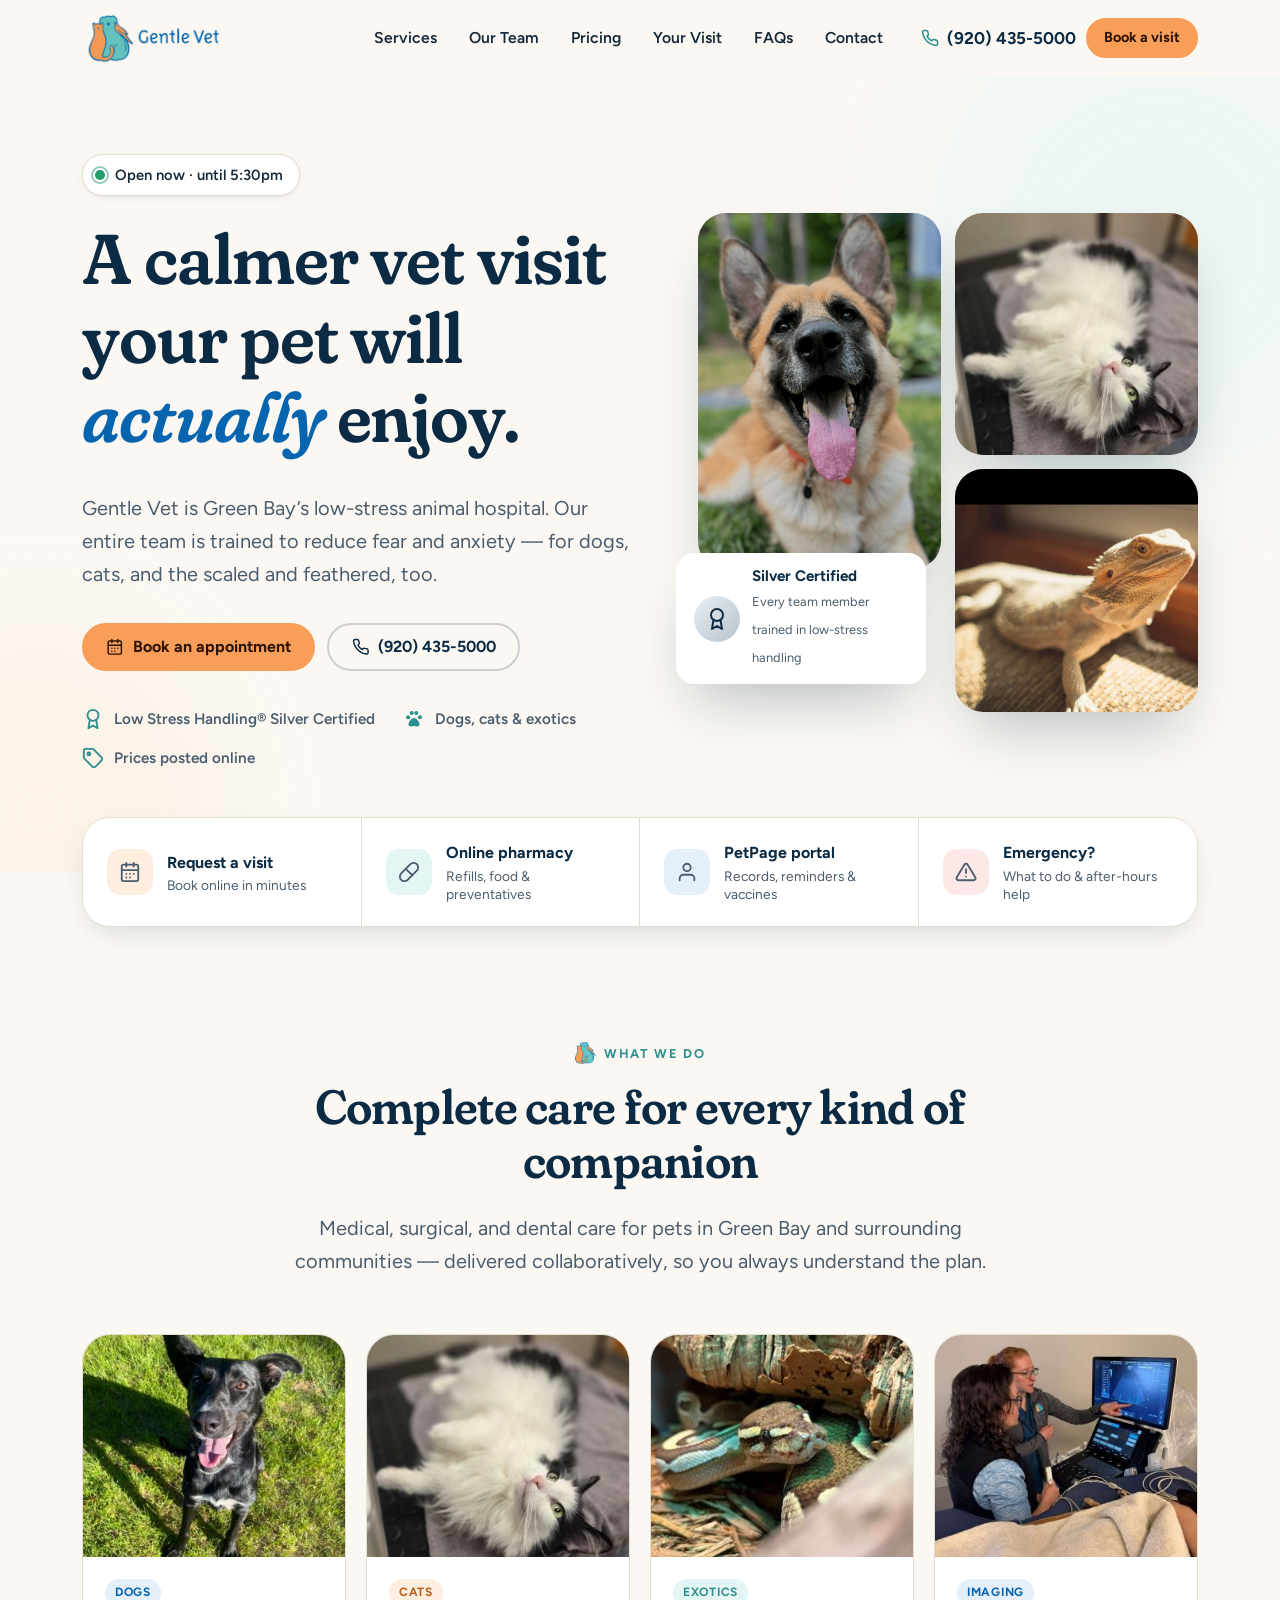
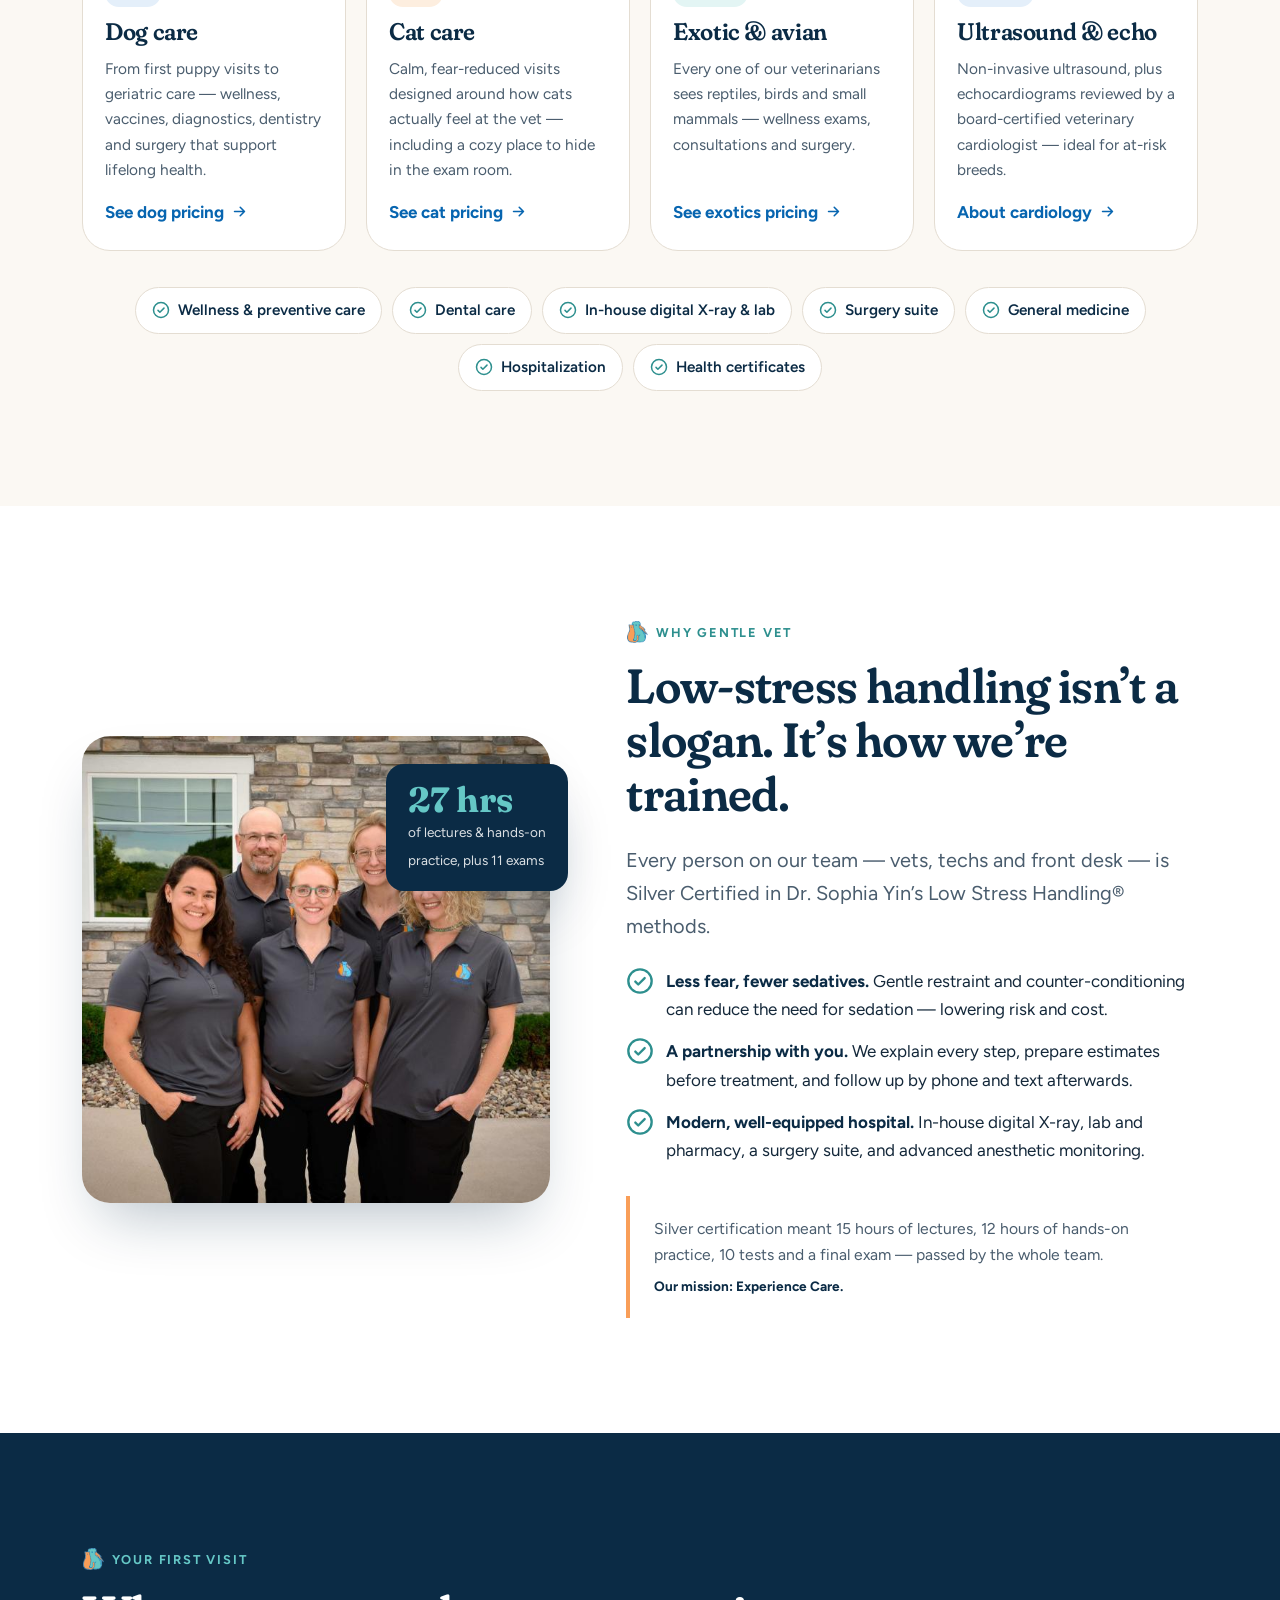
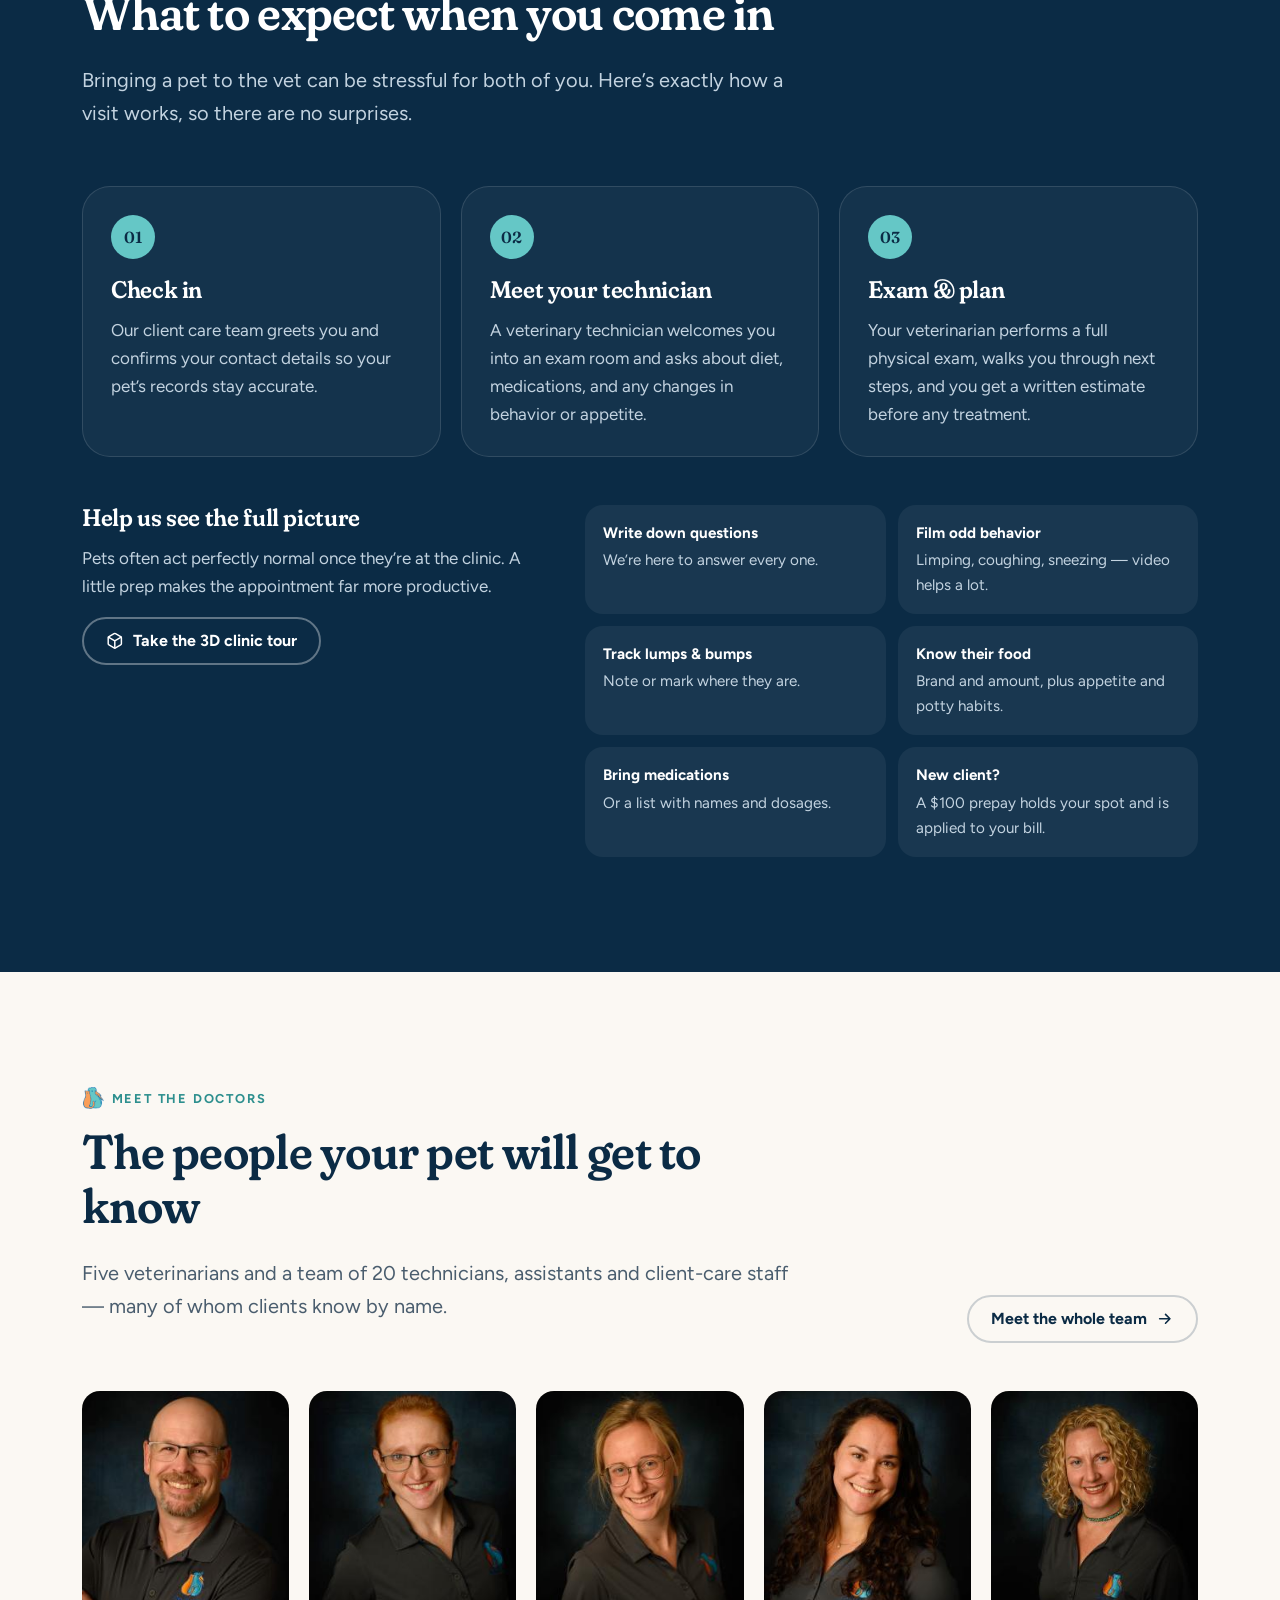
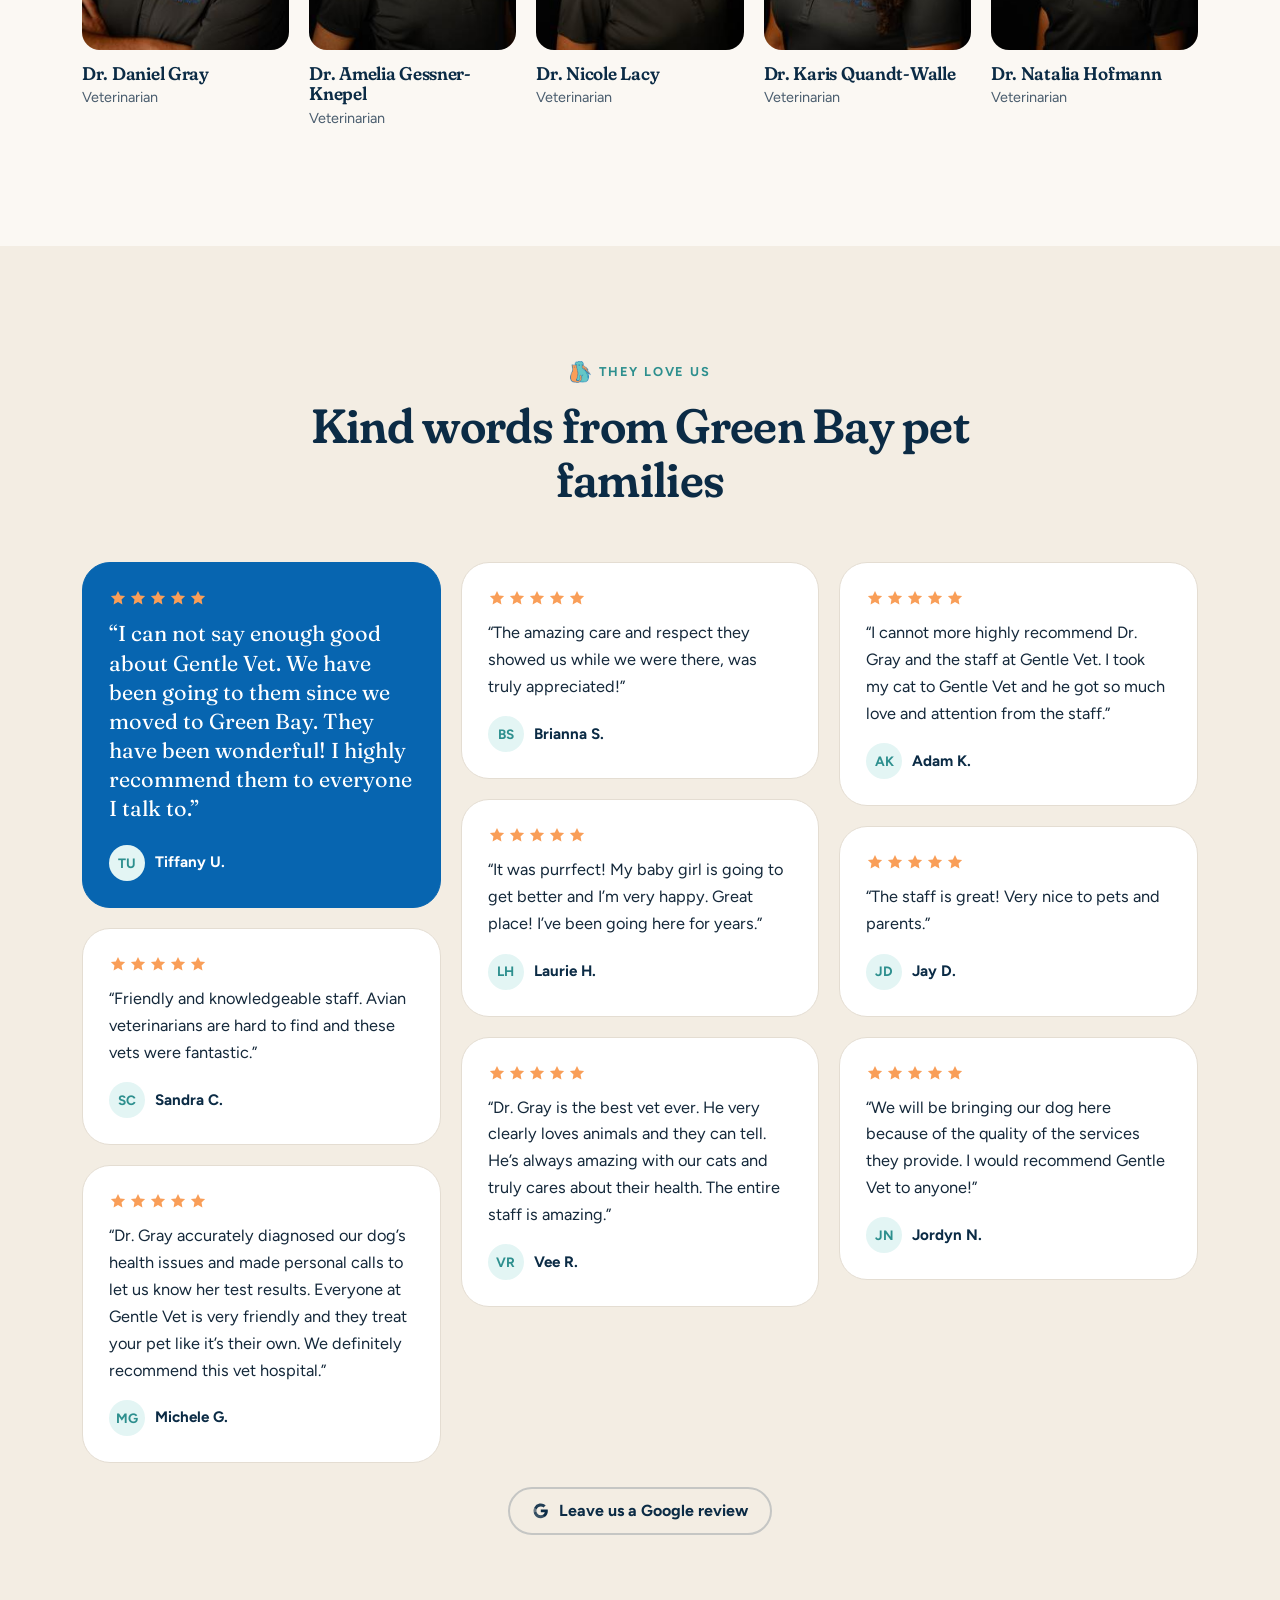
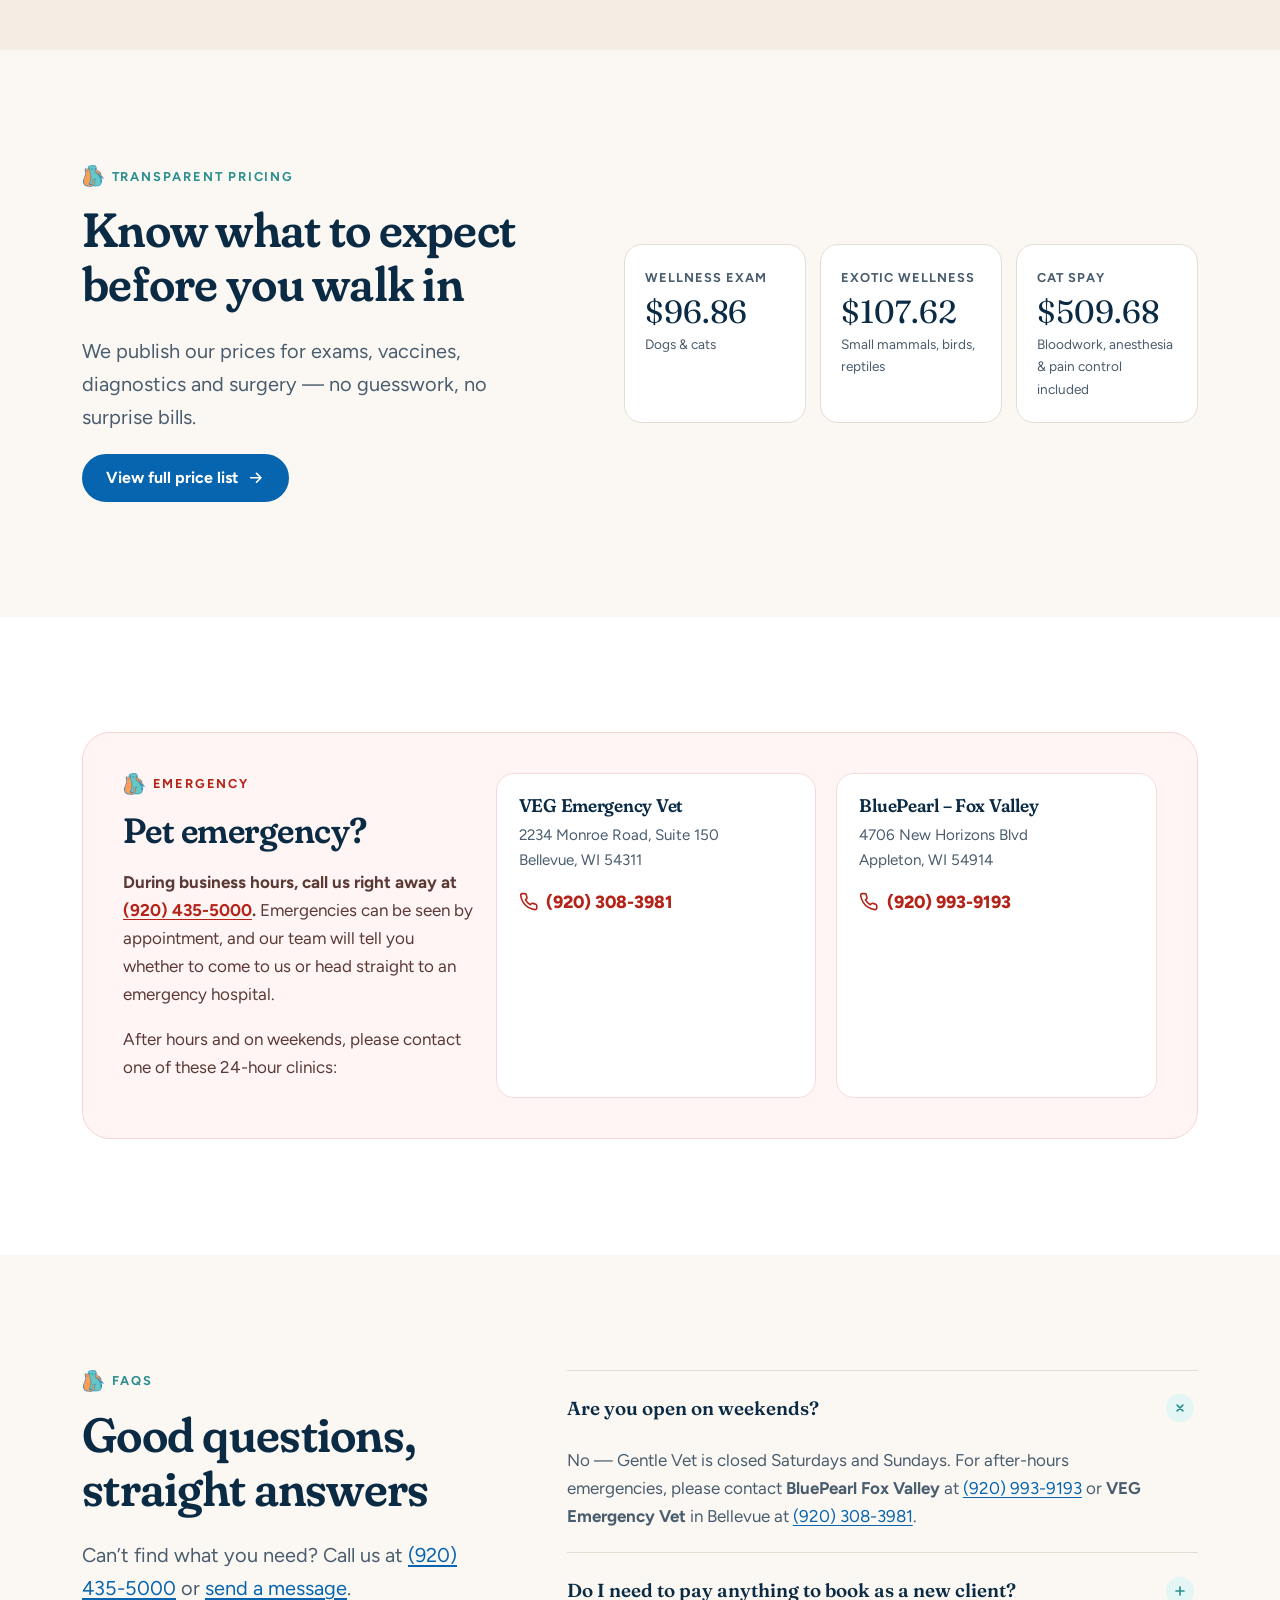
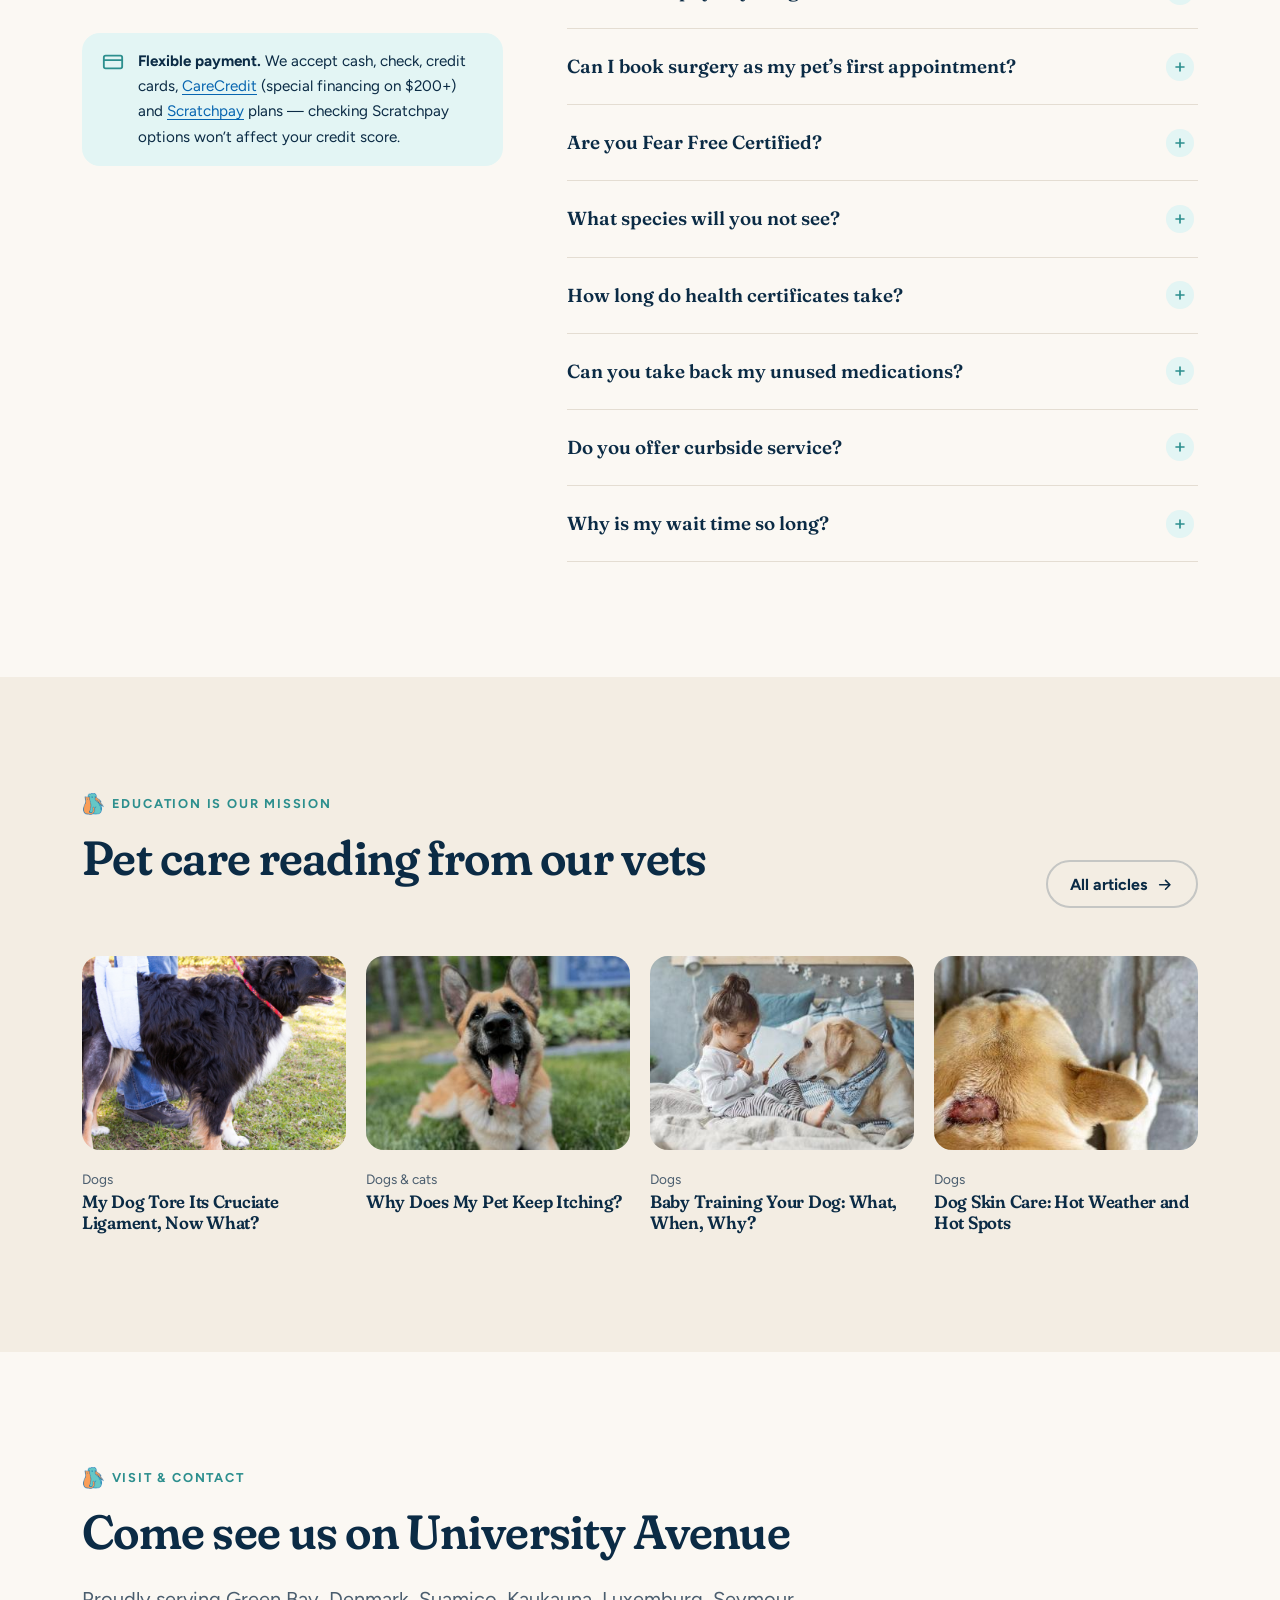
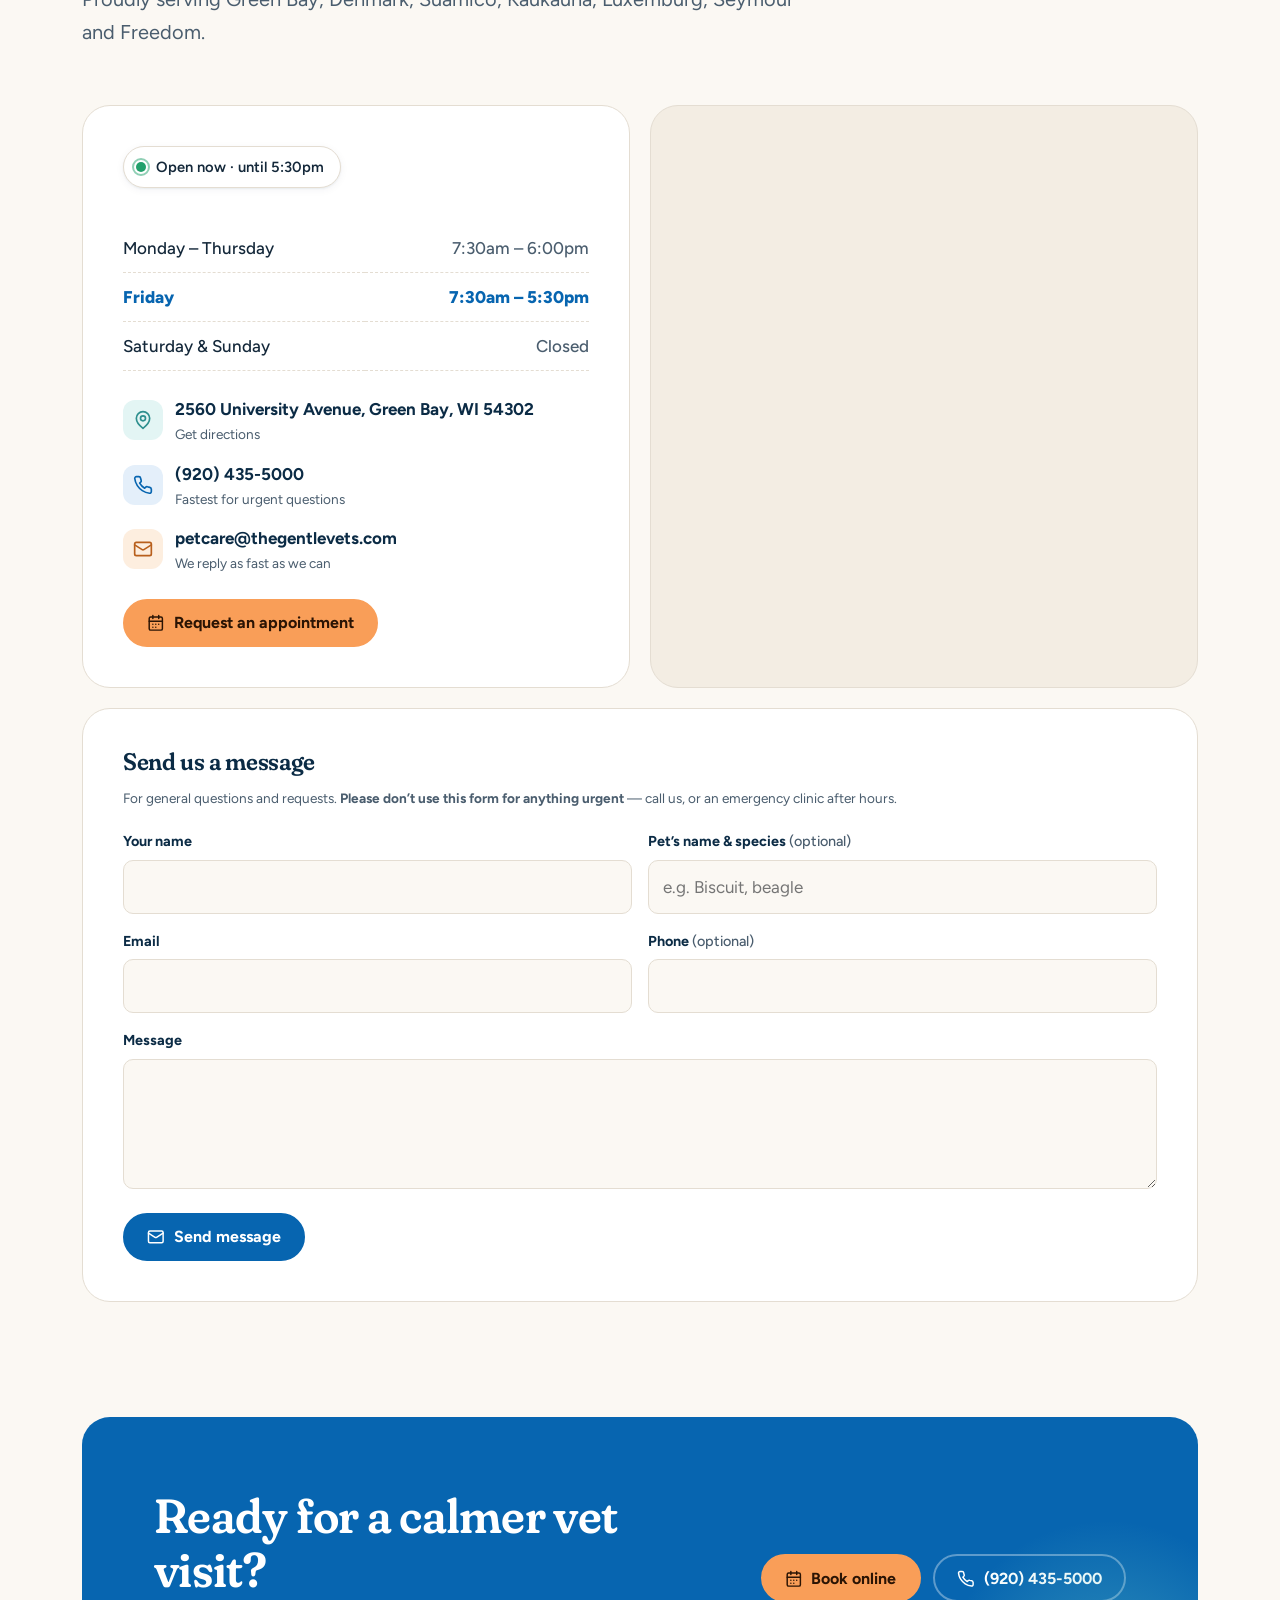
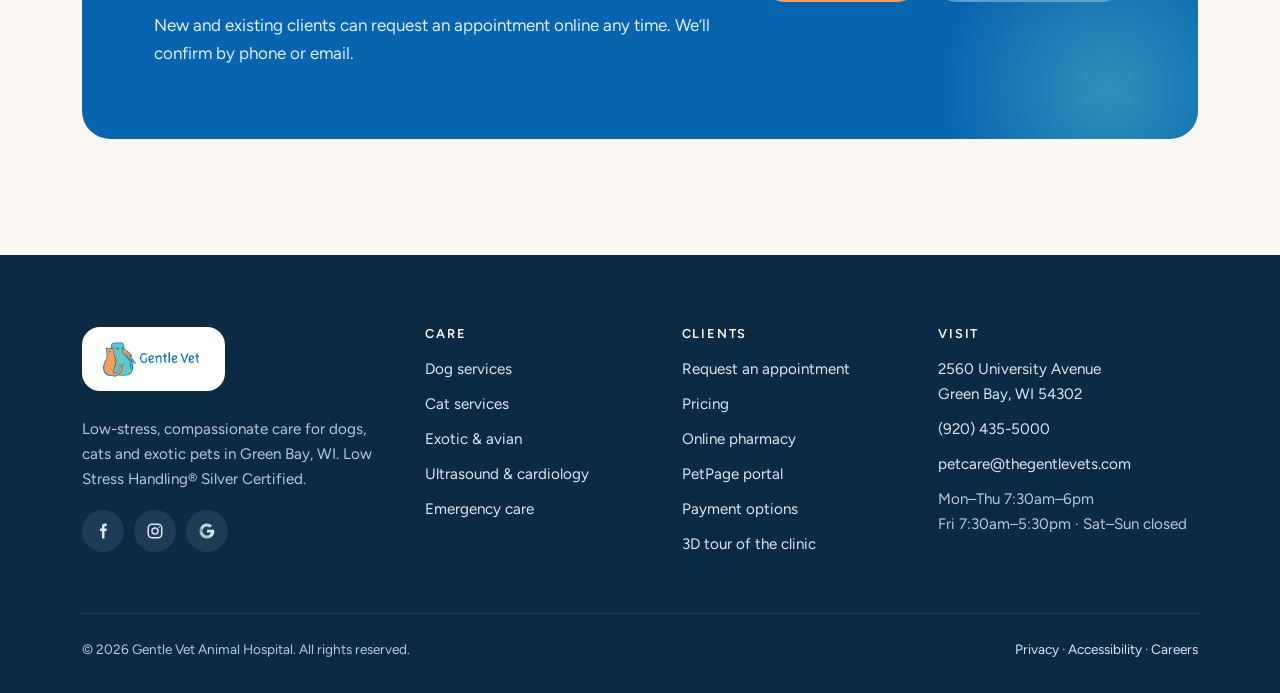
<file: index.html>
<!doctype html>
<html lang="en" class="no-js">
<head>
  <meta charset="utf-8">
  <meta name="viewport" content="width=device-width, initial-scale=1">
  <title>Gentle Vet Animal Hospital | Low-Stress Veterinarian in Green Bay, WI</title>
  <meta name="description" content="Low Stress Handling Silver Certified veterinarians caring for dogs, cats, birds, reptiles and small mammals in Green Bay, WI. Transparent pricing, online booking. Call (920) 435-5000.">
  <link rel="canonical" href="https://www.thegentlevets.com/">
  <meta name="theme-color" content="#0b2b45">
  <meta property="og:type" content="website">
  <meta property="og:title" content="Gentle Vet Animal Hospital | Low-Stress Veterinarian in Green Bay, WI">
  <meta property="og:description" content="Low Stress Handling Silver Certified veterinarians caring for dogs, cats, birds, reptiles and small mammals in Green Bay, WI. Transparent pricing, online booking. Call (920) 435-5000.">
  <meta property="og:image" content="assets/img/hero-dog.jpg">
  <link rel="icon" href="assets/img/favicon.png" type="image/png">
  <link rel="preconnect" href="https://fonts.googleapis.com">
  <link rel="preconnect" href="https://fonts.gstatic.com" crossorigin>
  <link href="https://fonts.googleapis.com/css2?family=Figtree:wght@400;500;600;700;800&family=Fraunces:ital,opsz,wght,SOFT,WONK@0,9..144,500..700,100,0;1,9..144,500..700,100,1&display=swap" rel="stylesheet">
  <link rel="stylesheet" href="assets/css/styles.css">
  <script type="application/ld+json">{"@context": "https://schema.org", "@type": "VeterinaryCare", "name": "Gentle Vet Animal Hospital", "url": "https://www.thegentlevets.com/", "telephone": "+1-920-435-5000", "email": "petcare@thegentlevets.com", "image": "https://www.thegentlevets.com/sites/default/files/theme/gv-revised-logo.png", "priceRange": "$$", "address": {"@type": "PostalAddress", "streetAddress": "2560 University Avenue", "addressLocality": "Green Bay", "addressRegion": "WI", "postalCode": "54302", "addressCountry": "US"}, "geo": {"@type": "GeoCoordinates", "latitude": 44.5116878, "longitude": -87.987628}, "openingHoursSpecification": [{"@type": "OpeningHoursSpecification", "dayOfWeek": ["Monday", "Tuesday", "Wednesday", "Thursday"], "opens": "07:30", "closes": "18:00"}, {"@type": "OpeningHoursSpecification", "dayOfWeek": "Friday", "opens": "07:30", "closes": "17:30"}], "areaServed": ["Green Bay", "Denmark", "Suamico", "Kaukauna", "Luxemburg", "Seymour", "Freedom"], "sameAs": ["https://www.facebook.com/GentleVetAnimalHospital/", "https://www.instagram.com/gentlevetanimalhospital/"]}</script>
  <script type="application/ld+json">{"@context": "https://schema.org", "@type": "FAQPage", "mainEntity": [{"@type": "Question", "name": "Are you open on weekends?", "acceptedAnswer": {"@type": "Answer", "text": "<p>No &mdash; Gentle Vet is closed Saturdays and Sundays. For after-hours emergencies, please contact <strong>BluePearl Fox Valley</strong> at <a href=\"tel:+19209939193\">(920) 993-9193</a> or <strong>VEG Emergency Vet</strong> in Bellevue at <a href=\"tel:+19203083981\">(920) 308-3981</a>.</p>"}}, {"@type": "Question", "name": "Do I need to pay anything to book as a new client?", "acceptedAnswer": {"@type": "Answer", "text": "<p>Yes. New clients pay a <strong>$100 prepay</strong> to hold their reservation. The full amount is applied to your appointment total at your visit.</p>"}}, {"@type": "Question", "name": "Can I book surgery as my pet’s first appointment?", "acceptedAnswer": {"@type": "Answer", "text": "<p>No. A current exam at Gentle Vet is required before any surgery can be booked, so plan for two visits &mdash; an exam first, then a separate surgery date.</p>"}}, {"@type": "Question", "name": "Are you Fear Free Certified?", "acceptedAnswer": {"@type": "Answer", "text": "<p>Technically no, but our whole team has completed the <strong>Silver level certification in Low Stress Handling&reg;</strong>, which we consider superior.</p>"}}, {"@type": "Question", "name": "What species will you not see?", "acceptedAnswer": {"@type": "Answer", "text": "<p>Skunks, wildlife, raccoons, foxes, servals, primates, prairie dogs, wolves/wolfdog hybrids, and venomous animals.</p>"}}, {"@type": "Question", "name": "How long do health certificates take?", "acceptedAnswer": {"@type": "Answer", "text": "<p>International health certificates can take <strong>1&ndash;3 months</strong> to process, so please call us early.</p>"}}, {"@type": "Question", "name": "Can you take back my unused medications?", "acceptedAnswer": {"@type": "Answer", "text": "<p>Unfortunately we’re not allowed to take custody of dispensed, unused medications. Please use a local drug take-back or disposal location.</p>"}}, {"@type": "Question", "name": "Do you offer curbside service?", "acceptedAnswer": {"@type": "Answer", "text": "<p>Yes &mdash; if requested, we can still serve you curbside. Just let us know when you book.</p>"}}, {"@type": "Question", "name": "Why is my wait time so long?", "acceptedAnswer": {"@type": "Answer", "text": "<p>Like many veterinary practices, we’re experiencing very high call volume. Thank you for your patience with communication and scheduling &mdash; booking online is often the fastest route.</p>"}}]}</script>
</head><body>
<svg width="0" height="0" style="position:absolute" aria-hidden="true">
  <symbol id="i-phone" viewBox="0 0 24 24" fill="none" stroke="currentColor" stroke-width="2" stroke-linecap="round" stroke-linejoin="round"><path d="M22 16.9v3a2 2 0 0 1-2.2 2 19.8 19.8 0 0 1-8.6-3.1 19.5 19.5 0 0 1-6-6A19.8 19.8 0 0 1 2.1 4.2 2 2 0 0 1 4.1 2h3a2 2 0 0 1 2 1.7c.1.9.4 1.8.7 2.7a2 2 0 0 1-.5 2.1L8 9.8a16 16 0 0 0 6 6l1.3-1.3a2 2 0 0 1 2.1-.4c.9.3 1.8.6 2.7.7a2 2 0 0 1 1.7 2z"/></symbol>
  <symbol id="i-cal" viewBox="0 0 24 24" fill="none" stroke="currentColor" stroke-width="2" stroke-linecap="round" stroke-linejoin="round"><rect x="3" y="4" width="18" height="18" rx="2"/><path d="M16 2v4M8 2v4M3 10h18M8 14h.01M12 14h.01M16 14h.01M8 18h.01M12 18h.01"/></symbol>
  <symbol id="i-pill" viewBox="0 0 24 24" fill="none" stroke="currentColor" stroke-width="2" stroke-linecap="round" stroke-linejoin="round"><path d="m10.5 20.5 10-10a4.95 4.95 0 1 0-7-7l-10 10a4.95 4.95 0 1 0 7 7Z"/><path d="m8.5 8.5 7 7"/></symbol>
  <symbol id="i-user" viewBox="0 0 24 24" fill="none" stroke="currentColor" stroke-width="2" stroke-linecap="round" stroke-linejoin="round"><path d="M20 21v-2a4 4 0 0 0-4-4H8a4 4 0 0 0-4 4v2"/><circle cx="12" cy="7" r="4"/></symbol>
  <symbol id="i-alert" viewBox="0 0 24 24" fill="none" stroke="currentColor" stroke-width="2" stroke-linecap="round" stroke-linejoin="round"><path d="M10.3 3.9 1.8 18a2 2 0 0 0 1.7 3h17a2 2 0 0 0 1.7-3L13.7 3.9a2 2 0 0 0-3.4 0z"/><path d="M12 9v4M12 17h.01"/></symbol>
  <symbol id="i-arrow" viewBox="0 0 24 24" fill="none" stroke="currentColor" stroke-width="2.2" stroke-linecap="round" stroke-linejoin="round"><path d="M5 12h14M13 6l6 6-6 6"/></symbol>
  <symbol id="i-check" viewBox="0 0 24 24" fill="none" stroke="currentColor" stroke-width="2" stroke-linecap="round" stroke-linejoin="round"><circle cx="12" cy="12" r="10"/><path d="m8 12.5 2.5 2.5L16 9.5"/></symbol>
  <symbol id="i-heart" viewBox="0 0 24 24" fill="none" stroke="currentColor" stroke-width="2" stroke-linecap="round" stroke-linejoin="round"><path d="M19 14c1.5-1.5 3-3.2 3-5.5A5.5 5.5 0 0 0 16.5 3c-1.8 0-3 .5-4.5 2-1.5-1.5-2.7-2-4.5-2A5.5 5.5 0 0 0 2 8.5c0 2.3 1.5 4 3 5.5l7 7Z"/></symbol>
  <symbol id="i-award" viewBox="0 0 24 24" fill="none" stroke="currentColor" stroke-width="2" stroke-linecap="round" stroke-linejoin="round"><circle cx="12" cy="8" r="6"/><path d="M15.5 12.9 17 22l-5-3-5 3 1.5-9.1"/></symbol>
  <symbol id="i-paw" viewBox="0 0 24 24" fill="currentColor"><circle cx="5.5" cy="10" r="2.2"/><circle cx="9.5" cy="5.5" r="2.2"/><circle cx="14.5" cy="5.5" r="2.2"/><circle cx="18.5" cy="10" r="2.2"/><path d="M12 11c-2.7 0-6 4.3-6 6.8 0 1.6 1.2 2.4 2.8 2.4 1.3 0 2-.6 3.2-.6s1.9.6 3.2.6c1.6 0 2.8-.8 2.8-2.4C18 15.3 14.7 11 12 11z"/></symbol>
  <symbol id="i-pin" viewBox="0 0 24 24" fill="none" stroke="currentColor" stroke-width="2" stroke-linecap="round" stroke-linejoin="round"><path d="M20 10c0 6-8 12-8 12s-8-6-8-12a8 8 0 0 1 16 0Z"/><circle cx="12" cy="10" r="3"/></symbol>
  <symbol id="i-mail" viewBox="0 0 24 24" fill="none" stroke="currentColor" stroke-width="2" stroke-linecap="round" stroke-linejoin="round"><rect x="2" y="4" width="20" height="16" rx="2"/><path d="m22 7-8.97 5.7a1.94 1.94 0 0 1-2.06 0L2 7"/></symbol>
  <symbol id="i-cube" viewBox="0 0 24 24" fill="none" stroke="currentColor" stroke-width="2" stroke-linecap="round" stroke-linejoin="round"><path d="M21 16V8a2 2 0 0 0-1-1.7l-7-4a2 2 0 0 0-2 0l-7 4A2 2 0 0 0 3 8v8a2 2 0 0 0 1 1.7l7 4a2 2 0 0 0 2 0l7-4a2 2 0 0 0 1-1.7z"/><path d="M3.3 7 12 12l8.7-5M12 22V12"/></symbol>
  <symbol id="i-star" viewBox="0 0 24 24" fill="currentColor"><path d="M12 2.5l2.9 6 6.6.9-4.8 4.6 1.2 6.5L12 17.4l-5.9 3.1 1.2-6.5L2.5 9.4l6.6-.9z"/></symbol>
  <symbol id="i-menu" viewBox="0 0 24 24" fill="none" stroke="currentColor" stroke-width="2.2" stroke-linecap="round"><path d="M4 7h16M4 12h16M4 17h16"/></symbol>
  <symbol id="i-x" viewBox="0 0 24 24" fill="none" stroke="currentColor" stroke-width="2.2" stroke-linecap="round"><path d="M18 6 6 18M6 6l12 12"/></symbol>
  <symbol id="i-info" viewBox="0 0 24 24" fill="none" stroke="currentColor" stroke-width="2" stroke-linecap="round" stroke-linejoin="round"><circle cx="12" cy="12" r="10"/><path d="M12 16v-4M12 8h.01"/></symbol>
  <symbol id="i-search" viewBox="0 0 24 24" fill="none" stroke="currentColor" stroke-width="2.2" stroke-linecap="round"><circle cx="11" cy="11" r="7"/><path d="m20 20-3.5-3.5"/></symbol>
  <symbol id="i-tag" viewBox="0 0 24 24" fill="none" stroke="currentColor" stroke-width="2" stroke-linecap="round" stroke-linejoin="round"><path d="M12.6 2.6A2 2 0 0 0 11.2 2H4a2 2 0 0 0-2 2v7.2a2 2 0 0 0 .6 1.4l8.7 8.7a2.4 2.4 0 0 0 3.4 0l6.6-6.6a2.4 2.4 0 0 0 0-3.4z"/><circle cx="7.5" cy="7.5" r="1.5"/></symbol>
  <symbol id="i-scalpel" viewBox="0 0 24 24" fill="none" stroke="currentColor" stroke-width="2" stroke-linecap="round" stroke-linejoin="round"><path d="M22 2 9.5 14.5M9.5 14.5l-7 7c3 0 7-1 9-3l1-1-3-3z"/></symbol>
  <symbol id="i-card" viewBox="0 0 24 24" fill="none" stroke="currentColor" stroke-width="2" stroke-linecap="round" stroke-linejoin="round"><rect x="2" y="5" width="20" height="14" rx="2"/><path d="M2 10h20"/></symbol>
  <symbol id="i-fb" viewBox="0 0 24 24" fill="currentColor"><path d="M14 8.5V6.7c0-.8.2-1.3 1.4-1.3H17V2.2C16.7 2.1 15.7 2 14.6 2 12.2 2 10.6 3.4 10.6 6v2.5H8V12h2.6v10H14V12h2.7l.4-3.5H14z"/></symbol>
  <symbol id="i-ig" viewBox="0 0 24 24" fill="none" stroke="currentColor" stroke-width="2"><rect x="3" y="3" width="18" height="18" rx="5"/><circle cx="12" cy="12" r="4"/><circle cx="17.5" cy="6.5" r="1" fill="currentColor" stroke="none"/></symbol>
  <symbol id="i-google" viewBox="0 0 24 24" fill="currentColor"><path d="M21.6 12.2c0-.7-.1-1.4-.2-2H12v3.8h5.4a4.6 4.6 0 0 1-2 3v2.5h3.2c1.9-1.7 3-4.3 3-7.3z"/><path d="M12 22c2.7 0 5-.9 6.6-2.4l-3.2-2.5c-.9.6-2 1-3.4 1-2.6 0-4.8-1.8-5.6-4.1H3.1v2.6A10 10 0 0 0 12 22z" opacity=".8"/><path d="M6.4 14c-.2-.6-.3-1.3-.3-2s.1-1.4.3-2V7.4H3.1A10 10 0 0 0 2 12c0 1.6.4 3.2 1.1 4.6L6.4 14z" opacity=".6"/><path d="M12 6c1.5 0 2.8.5 3.8 1.5l2.9-2.9A10 10 0 0 0 3.1 7.4L6.4 10C7.2 7.7 9.4 6 12 6z" opacity=".9"/></symbol>
</svg>
<a class="skip-link" href="#main">Skip to content</a>

<div class="notice" data-notice="thanksgiving-2026" data-expires="2026-11-27" role="region" aria-label="Holiday notice">
  <div class="container">
    <svg aria-hidden="true"><use href="#i-info"/></svg>
    <p><strong>Closed Thursday, Nov. 26 for Thanksgiving.</strong> We reopen with normal hours Friday, Nov. 27. Have a safe holiday!</p>
    <button class="notice__close" type="button" aria-label="Dismiss notice"><svg aria-hidden="true"><use href="#i-x"/></svg></button>
  </div>
</div>

<header class="site-header">
  <div class="container">
    <a class="brand" href="index.html" aria-label="Gentle Vet Animal Hospital home">
      <img src="assets/img/logo.png" alt="Gentle Vet" width="623" height="224">
    </a>
    <nav class="nav" id="site-nav" aria-label="Main">
      <ul>
        <li><a href="index.html#services">Services</a></li>
        <li><a href="team.html">Our Team</a></li>
        <li><a href="pricing.html">Pricing</a></li>
        <li><a href="index.html#visit">Your Visit</a></li>
        <li><a href="index.html#faq">FAQs</a></li>
        <li><a href="index.html#contact">Contact</a></li>
      </ul>
      <div class="nav__cta">
        <a class="btn btn--primary" href="https://www.thegentlevets.com/request-appointment"><svg aria-hidden="true"><use href="#i-cal"/></svg> Book an appointment</a>
        <a class="btn btn--ghost" href="tel:+19204355000"><svg aria-hidden="true"><use href="#i-phone"/></svg> Call (920) 435-5000</a>
      </div>
    </nav>
    <div class="header-actions">
      <a class="header-phone" href="tel:+19204355000"><svg aria-hidden="true"><use href="#i-phone"/></svg><span>(920) 435-5000</span></a>
      <a class="btn btn--primary btn--sm" href="https://www.thegentlevets.com/request-appointment">Book a visit</a>
      <button class="menu-toggle" type="button" aria-controls="site-nav" aria-expanded="false" aria-label="Open menu"><svg aria-hidden="true"><use href="#i-menu"/></svg></button>
    </div>
  </div>
</header>

<main id="main">

  <!-- Hero -->
  <section class="hero" aria-labelledby="hero-title">
    <div class="blob blob--teal"></div>
    <div class="blob blob--orange"></div>
    <div class="container hero__grid">
      <div>
        <p class="status-pill" data-status><span class="status-dot" aria-hidden="true"></span><span data-status-text>Mon&ndash;Thu 7:30am&ndash;6pm &middot; Fri 7:30am&ndash;5:30pm</span></p>
        <h1 id="hero-title">A calmer vet visit your pet will <em>actually</em> enjoy.</h1>
        <p class="lede">Gentle Vet is Green Bay&rsquo;s low-stress animal hospital. Our entire team is trained to reduce fear and anxiety &mdash; for dogs, cats, and the scaled and feathered, too.</p>
        <div class="hero__ctas">
          <a class="btn btn--primary" href="https://www.thegentlevets.com/request-appointment"><svg aria-hidden="true"><use href="#i-cal"/></svg> Book an appointment</a>
          <a class="btn btn--ghost" href="tel:+19204355000"><svg aria-hidden="true"><use href="#i-phone"/></svg> (920) 435-5000</a>
        </div>
        <ul class="trust-row">
          <li><svg aria-hidden="true"><use href="#i-award"/></svg> Low Stress Handling&reg; Silver Certified</li>
          <li><svg aria-hidden="true"><use href="#i-paw"/></svg> Dogs, cats &amp; exotics</li>
          <li><svg aria-hidden="true"><use href="#i-tag"/></svg> Prices posted online</li>
        </ul>
      </div>
      <div class="hero__media">
        <figure class="m1"><img src="assets/img/hero-dog.jpg" alt="A happy German Shepherd lying in the grass outside Gentle Vet" width="1320" height="1027" fetchpriority="high"></figure>
        <figure class="m2"><img src="assets/img/svc-cat.jpg" alt="A relaxed black and white cat rolling on a blanket" width="330" height="350"></figure>
        <figure class="m3"><img src="assets/img/hero-exotic.jpg" alt="A bearded dragon basking in the sun" width="1008" height="761"></figure>
        <div class="hero__badge">
          <span class="medal"><svg aria-hidden="true"><use href="#i-award"/></svg></span>
          <div><strong>Silver Certified</strong><span>Every team member trained in low-stress handling</span></div>
        </div>
      </div>
    </div>
  </section>

  <!-- Quick actions -->
  <div class="quick">
    <div class="container">
      <nav class="quick__grid" aria-label="Quick links">
        <a href="https://www.thegentlevets.com/request-appointment"><span class="ico ico--orange"><svg aria-hidden="true"><use href="#i-cal"/></svg></span><div><strong>Request a visit</strong><span>Book online in minutes</span></div></a>
        <a href="https://thegentlevets.myvetstoreonline.pharmacy/"><span class="ico ico--teal"><svg aria-hidden="true"><use href="#i-pill"/></svg></span><div><strong>Online pharmacy</strong><span>Refills, food &amp; preventatives</span></div></a>
        <a href="https://practices.allydvm.com/?practice=gentlevet"><span class="ico ico--blue"><svg aria-hidden="true"><use href="#i-user"/></svg></span><div><strong>PetPage portal</strong><span>Records, reminders &amp; vaccines</span></div></a>
        <a href="#emergency"><span class="ico ico--red"><svg aria-hidden="true"><use href="#i-alert"/></svg></span><div><strong>Emergency?</strong><span>What to do &amp; after-hours help</span></div></a>
      </nav>
    </div>
  </div>

  <!-- Services -->
  <section class="section" id="services" aria-labelledby="services-title">
    <div class="container">
      <div class="section-head section-head--center">
        <span class="eyebrow">What we do</span>
        <h2 id="services-title">Complete care for every kind of companion</h2>
        <p class="lede" style="margin-inline:auto">Medical, surgical, and dental care for pets in Green Bay and surrounding communities &mdash; delivered collaboratively, so you always understand the plan.</p>
      </div>
      <div class="services">
        <article class="service reveal">
          <div class="service__img"><img src="assets/img/svc-dog.jpg" alt="A smiling dog at Gentle Vet" loading="lazy" width="330" height="350"></div>
          <div class="service__body">
            <span class="tag ico--blue">Dogs</span>
            <h3>Dog care</h3>
            <p>From first puppy visits to geriatric care &mdash; wellness, vaccines, diagnostics, dentistry and surgery that support lifelong health.</p>
            <a class="link-arrow" href="pricing.html#dogs">See dog pricing <svg aria-hidden="true"><use href="#i-arrow"/></svg></a>
          </div>
        </article>
        <article class="service reveal">
          <div class="service__img"><img src="assets/img/svc-cat.jpg" alt="A calm cat on an exam blanket" loading="lazy" width="330" height="350"></div>
          <div class="service__body">
            <span class="tag ico--orange">Cats</span>
            <h3>Cat care</h3>
            <p>Calm, fear-reduced visits designed around how cats actually feel at the vet &mdash; including a cozy place to hide in the exam room.</p>
            <a class="link-arrow" href="pricing.html#cats">See cat pricing <svg aria-hidden="true"><use href="#i-arrow"/></svg></a>
          </div>
        </article>
        <article class="service reveal">
          <div class="service__img"><img src="assets/img/svc-exotic.jpg" alt="An exotic pet being examined" loading="lazy" width="330" height="350"></div>
          <div class="service__body">
            <span class="tag ico--teal">Exotics</span>
            <h3>Exotic &amp; avian</h3>
            <p>Every one of our veterinarians sees reptiles, birds and small mammals &mdash; wellness exams, consultations and surgery.</p>
            <a class="link-arrow" href="pricing.html#exotics">See exotics pricing <svg aria-hidden="true"><use href="#i-arrow"/></svg></a>
          </div>
        </article>
        <article class="service reveal">
          <div class="service__img"><img src="assets/img/svc-ultrasound.jpg" alt="Ultrasound imaging at Gentle Vet" loading="lazy" width="330" height="350"></div>
          <div class="service__body">
            <span class="tag ico--blue">Imaging</span>
            <h3>Ultrasound &amp; echo</h3>
            <p>Non-invasive ultrasound, plus echocardiograms reviewed by a board-certified veterinary cardiologist &mdash; ideal for at-risk breeds.</p>
            <a class="link-arrow" href="https://www.thegentlevets.com/cardiology">About cardiology <svg aria-hidden="true"><use href="#i-arrow"/></svg></a>
          </div>
        </article>
      </div>
      <div class="chips" aria-label="Also offered">
        <span class="chip"><svg aria-hidden="true"><use href="#i-check"/></svg> Wellness &amp; preventive care</span>
        <span class="chip"><svg aria-hidden="true"><use href="#i-check"/></svg> Dental care</span>
        <span class="chip"><svg aria-hidden="true"><use href="#i-check"/></svg> In-house digital X-ray &amp; lab</span>
        <span class="chip"><svg aria-hidden="true"><use href="#i-check"/></svg> Surgery suite</span>
        <span class="chip"><svg aria-hidden="true"><use href="#i-check"/></svg> General medicine</span>
        <span class="chip"><svg aria-hidden="true"><use href="#i-check"/></svg> Hospitalization</span>
        <span class="chip"><svg aria-hidden="true"><use href="#i-check"/></svg> Health certificates</span>
      </div>
    </div>
  </section>

  <!-- Low stress -->
  <section class="section section--white" id="low-stress" aria-labelledby="ls-title">
    <div class="container feature">
      <div class="feature__media reveal">
        <img src="assets/img/about.jpg" alt="The Gentle Vet team standing outside the clinic" loading="lazy" width="650" height="650">
        <div class="feature__stat"><b>27 hrs</b><span>of lectures &amp; hands-on<br>practice, plus 11 exams</span></div>
      </div>
      <div>
        <span class="eyebrow">Why Gentle Vet</span>
        <h2 id="ls-title">Low-stress handling isn&rsquo;t a slogan. It&rsquo;s how we&rsquo;re trained.</h2>
        <p class="lede">Every person on our team &mdash; vets, techs and front desk &mdash; is Silver Certified in Dr. Sophia Yin&rsquo;s Low Stress Handling&reg; methods.</p>
        <ul class="checklist">
          <li><svg aria-hidden="true"><use href="#i-check"/></svg><span><b>Less fear, fewer sedatives.</b> Gentle restraint and counter-conditioning can reduce the need for sedation &mdash; lowering risk and cost.</span></li>
          <li><svg aria-hidden="true"><use href="#i-check"/></svg><span><b>A partnership with you.</b> We explain every step, prepare estimates before treatment, and follow up by phone and text afterwards.</span></li>
          <li><svg aria-hidden="true"><use href="#i-check"/></svg><span><b>Modern, well-equipped hospital.</b> In-house digital X-ray, lab and pharmacy, a surgery suite, and advanced anesthetic monitoring.</span></li>
        </ul>
        <blockquote class="pull">
          Silver certification meant 15 hours of lectures, 12 hours of hands-on practice, 10 tests and a final exam &mdash; passed by the whole team.
          <cite>Our mission: Experience Care.</cite>
        </blockquote>
      </div>
    </div>
  </section>

  <!-- What to expect -->
  <section class="section section--blue" id="visit" aria-labelledby="visit-title">
    <div class="container">
      <div class="section-head">
        <span class="eyebrow">Your first visit</span>
        <h2 id="visit-title">What to expect when you come in</h2>
        <p class="lede" style="color:#c3d3e0">Bringing a pet to the vet can be stressful for both of you. Here&rsquo;s exactly how a visit works, so there are no surprises.</p>
      </div>
      <div class="steps">
        <div class="step reveal"><h3>Check in</h3><p>Our client care team greets you and confirms your contact details so your pet&rsquo;s records stay accurate.</p></div>
        <div class="step reveal"><h3>Meet your technician</h3><p>A veterinary technician welcomes you into an exam room and asks about diet, medications, and any changes in behavior or appetite.</p></div>
        <div class="step reveal"><h3>Exam &amp; plan</h3><p>Your veterinarian performs a full physical exam, walks you through next steps, and you get a written estimate before any treatment.</p></div>
      </div>
      <div class="tips">
        <div>
          <h3>Help us see the full picture</h3>
          <p style="color:#c3d3e0">Pets often act perfectly normal once they&rsquo;re at the clinic. A little prep makes the appointment far more productive.</p>
          <a class="btn btn--light" href="https://my.matterport.com/show/?m=hAMjPXipv7f"><svg aria-hidden="true"><use href="#i-cube"/></svg> Take the 3D clinic tour</a>
        </div>
        <ul>
          <li><b>Write down questions</b>We&rsquo;re here to answer every one.</li>
          <li><b>Film odd behavior</b>Limping, coughing, sneezing &mdash; video helps a lot.</li>
          <li><b>Track lumps &amp; bumps</b>Note or mark where they are.</li>
          <li><b>Know their food</b>Brand and amount, plus appetite and potty habits.</li>
          <li><b>Bring medications</b>Or a list with names and dosages.</li>
          <li><b>New client?</b>A $100 prepay holds your spot and is applied to your bill.</li>
        </ul>
      </div>
    </div>
  </section>

  <!-- Team -->
  <section class="section" id="team" aria-labelledby="team-title">
    <div class="container">
      <div class="flex-between">
        <div class="section-head">
          <span class="eyebrow">Meet the doctors</span>
          <h2 id="team-title">The people your pet will get to know</h2>
          <p class="lede">Five veterinarians and a team of 20 technicians, assistants and client-care staff &mdash; many of whom clients know by name.</p>
        </div>
        <a class="btn btn--ghost" href="team.html">Meet the whole team <svg aria-hidden="true"><use href="#i-arrow"/></svg></a>
      </div>
      <div class="team-grid">
        <article class="member reveal" data-member="vet">
          <div class="member__photo"><img src="assets/img/team/1.jpg" alt="Dr. Daniel Gray, Veterinarian" loading="lazy" width="325" height="325"></div>
          <h3>Dr. Daniel Gray</h3>
          <p>Veterinarian</p>
        </article>
        <article class="member reveal" data-member="vet">
          <div class="member__photo"><img src="assets/img/team/2.jpg" alt="Dr. Amelia Gessner-Knepel, Veterinarian" loading="lazy" width="325" height="325"></div>
          <h3>Dr. Amelia Gessner-Knepel</h3>
          <p>Veterinarian</p>
        </article>
        <article class="member reveal" data-member="vet">
          <div class="member__photo"><img src="assets/img/team/3.jpg" alt="Dr. Nicole Lacy, Veterinarian" loading="lazy" width="325" height="325"></div>
          <h3>Dr. Nicole Lacy</h3>
          <p>Veterinarian</p>
        </article>
        <article class="member reveal" data-member="vet">
          <div class="member__photo"><img src="assets/img/team/4.jpg" alt="Dr. Karis Quandt-Walle, Veterinarian" loading="lazy" width="325" height="325"></div>
          <h3>Dr. Karis Quandt-Walle</h3>
          <p>Veterinarian</p>
        </article>
        <article class="member reveal" data-member="vet">
          <div class="member__photo"><img src="assets/img/team/5.jpg" alt="Dr. Natalia Hofmann, Veterinarian" loading="lazy" width="325" height="325"></div>
          <h3>Dr. Natalia Hofmann</h3>
          <p>Veterinarian</p>
        </article>
      </div>
    </div>
  </section>

  <!-- Reviews -->
  <section class="section section--sand" id="reviews" aria-labelledby="reviews-title">
    <div class="container">
      <div class="section-head section-head--center">
        <span class="eyebrow">They love us</span>
        <h2 id="reviews-title">Kind words from Green Bay pet families</h2>
      </div>
      <div class="reviews">
        <figure class="review review--feature reveal">
          <div class="stars" aria-label="5 out of 5 stars"><svg aria-hidden="true"><use href="#i-star"/></svg><svg aria-hidden="true"><use href="#i-star"/></svg><svg aria-hidden="true"><use href="#i-star"/></svg><svg aria-hidden="true"><use href="#i-star"/></svg><svg aria-hidden="true"><use href="#i-star"/></svg></div>
          <blockquote><p>“I can not say enough good about Gentle Vet. We have been going to them since we moved to Green Bay. They have been wonderful! I highly recommend them to everyone I talk to.”</p></blockquote>
          <figcaption><span class="avatar" aria-hidden="true">TU</span>Tiffany U.</figcaption>
        </figure><figure class="review reveal">
          <div class="stars" aria-label="5 out of 5 stars"><svg aria-hidden="true"><use href="#i-star"/></svg><svg aria-hidden="true"><use href="#i-star"/></svg><svg aria-hidden="true"><use href="#i-star"/></svg><svg aria-hidden="true"><use href="#i-star"/></svg><svg aria-hidden="true"><use href="#i-star"/></svg></div>
          <blockquote><p>“Friendly and knowledgeable staff. Avian veterinarians are hard to find and these vets were fantastic.”</p></blockquote>
          <figcaption><span class="avatar" aria-hidden="true">SC</span>Sandra C.</figcaption>
        </figure><figure class="review reveal">
          <div class="stars" aria-label="5 out of 5 stars"><svg aria-hidden="true"><use href="#i-star"/></svg><svg aria-hidden="true"><use href="#i-star"/></svg><svg aria-hidden="true"><use href="#i-star"/></svg><svg aria-hidden="true"><use href="#i-star"/></svg><svg aria-hidden="true"><use href="#i-star"/></svg></div>
          <blockquote><p>“Dr. Gray accurately diagnosed our dog’s health issues and made personal calls to let us know her test results. Everyone at Gentle Vet is very friendly and they treat your pet like it’s their own. We definitely recommend this vet hospital.”</p></blockquote>
          <figcaption><span class="avatar" aria-hidden="true">MG</span>Michele G.</figcaption>
        </figure><figure class="review reveal">
          <div class="stars" aria-label="5 out of 5 stars"><svg aria-hidden="true"><use href="#i-star"/></svg><svg aria-hidden="true"><use href="#i-star"/></svg><svg aria-hidden="true"><use href="#i-star"/></svg><svg aria-hidden="true"><use href="#i-star"/></svg><svg aria-hidden="true"><use href="#i-star"/></svg></div>
          <blockquote><p>“The amazing care and respect they showed us while we were there, was truly appreciated!”</p></blockquote>
          <figcaption><span class="avatar" aria-hidden="true">BS</span>Brianna S.</figcaption>
        </figure><figure class="review reveal">
          <div class="stars" aria-label="5 out of 5 stars"><svg aria-hidden="true"><use href="#i-star"/></svg><svg aria-hidden="true"><use href="#i-star"/></svg><svg aria-hidden="true"><use href="#i-star"/></svg><svg aria-hidden="true"><use href="#i-star"/></svg><svg aria-hidden="true"><use href="#i-star"/></svg></div>
          <blockquote><p>“It was purrfect! My baby girl is going to get better and I’m very happy. Great place! I’ve been going here for years.”</p></blockquote>
          <figcaption><span class="avatar" aria-hidden="true">LH</span>Laurie H.</figcaption>
        </figure><figure class="review reveal">
          <div class="stars" aria-label="5 out of 5 stars"><svg aria-hidden="true"><use href="#i-star"/></svg><svg aria-hidden="true"><use href="#i-star"/></svg><svg aria-hidden="true"><use href="#i-star"/></svg><svg aria-hidden="true"><use href="#i-star"/></svg><svg aria-hidden="true"><use href="#i-star"/></svg></div>
          <blockquote><p>“Dr. Gray is the best vet ever. He very clearly loves animals and they can tell. He’s always amazing with our cats and truly cares about their health. The entire staff is amazing.”</p></blockquote>
          <figcaption><span class="avatar" aria-hidden="true">VR</span>Vee R.</figcaption>
        </figure><figure class="review reveal">
          <div class="stars" aria-label="5 out of 5 stars"><svg aria-hidden="true"><use href="#i-star"/></svg><svg aria-hidden="true"><use href="#i-star"/></svg><svg aria-hidden="true"><use href="#i-star"/></svg><svg aria-hidden="true"><use href="#i-star"/></svg><svg aria-hidden="true"><use href="#i-star"/></svg></div>
          <blockquote><p>“I cannot more highly recommend Dr. Gray and the staff at Gentle Vet. I took my cat to Gentle Vet and he got so much love and attention from the staff.”</p></blockquote>
          <figcaption><span class="avatar" aria-hidden="true">AK</span>Adam K.</figcaption>
        </figure><figure class="review reveal">
          <div class="stars" aria-label="5 out of 5 stars"><svg aria-hidden="true"><use href="#i-star"/></svg><svg aria-hidden="true"><use href="#i-star"/></svg><svg aria-hidden="true"><use href="#i-star"/></svg><svg aria-hidden="true"><use href="#i-star"/></svg><svg aria-hidden="true"><use href="#i-star"/></svg></div>
          <blockquote><p>“The staff is great! Very nice to pets and parents.”</p></blockquote>
          <figcaption><span class="avatar" aria-hidden="true">JD</span>Jay D.</figcaption>
        </figure><figure class="review reveal">
          <div class="stars" aria-label="5 out of 5 stars"><svg aria-hidden="true"><use href="#i-star"/></svg><svg aria-hidden="true"><use href="#i-star"/></svg><svg aria-hidden="true"><use href="#i-star"/></svg><svg aria-hidden="true"><use href="#i-star"/></svg><svg aria-hidden="true"><use href="#i-star"/></svg></div>
          <blockquote><p>“We will be bringing our dog here because of the quality of the services they provide. I would recommend Gentle Vet to anyone!”</p></blockquote>
          <figcaption><span class="avatar" aria-hidden="true">JN</span>Jordyn N.</figcaption>
        </figure>
      </div>
      <div class="reviews-cta">
        <a class="btn btn--ghost" href="https://maps.app.goo.gl/fRrQodgr7iv921tQ6"><svg aria-hidden="true"><use href="#i-google"/></svg> Leave us a Google review</a>
      </div>
    </div>
  </section>

  <!-- Pricing teaser -->
  <section class="section" id="pricing" aria-labelledby="pricing-title">
    <div class="container pricing-teaser">
      <div>
        <span class="eyebrow">Transparent pricing</span>
        <h2 id="pricing-title">Know what to expect before you walk in</h2>
        <p class="lede">We publish our prices for exams, vaccines, diagnostics and surgery &mdash; no guesswork, no surprise bills.</p>
        <a class="btn btn--blue" href="pricing.html">View full price list <svg aria-hidden="true"><use href="#i-arrow"/></svg></a>
      </div>
      <div class="price-cards">
        <a class="price-card reveal" href="pricing.html#dogs"><div class="label">Wellness exam</div><div class="amount">$96.86</div><div class="note">Dogs &amp; cats</div></a>
        <a class="price-card reveal" href="pricing.html#exotics"><div class="label">Exotic wellness</div><div class="amount">$107.62</div><div class="note">Small mammals, birds, reptiles</div></a>
        <a class="price-card reveal" href="pricing.html#cats"><div class="label">Cat spay</div><div class="amount">$509.68</div><div class="note">Bloodwork, anesthesia &amp; pain control included</div></a>
      </div>
    </div>
  </section>

  <!-- Emergency -->
  <section class="section section--white" id="emergency" aria-labelledby="er-title">
    <div class="container">
      <div class="emergency">
        <div>
          <span class="eyebrow" style="color:#b42318">Emergency</span>
          <h2 id="er-title">Pet emergency?</h2>
          <p><strong>During business hours, call us right away at <a href="tel:+19204355000" style="color:#b42318">(920) 435-5000</a>.</strong> Emergencies can be seen by appointment, and our team will tell you whether to come to us or head straight to an emergency hospital.</p>
          <p class="mt-0">After hours and on weekends, please contact one of these 24-hour clinics:</p>
        </div>
        <div class="er-card">
          <h3>VEG Emergency Vet</h3>
          <address>2234 Monroe Road, Suite 150<br>Bellevue, WI 54311</address>
          <a class="tel" href="tel:+19203083981"><svg aria-hidden="true"><use href="#i-phone"/></svg> (920) 308-3981</a>
        </div>
        <div class="er-card">
          <h3>BluePearl &ndash; Fox Valley</h3>
          <address>4706 New Horizons Blvd<br>Appleton, WI 54914</address>
          <a class="tel" href="tel:+19209939193"><svg aria-hidden="true"><use href="#i-phone"/></svg> (920) 993-9193</a>
        </div>
      </div>
    </div>
  </section>

  <!-- FAQ -->
  <section class="section" id="faq" aria-labelledby="faq-title">
    <div class="container faq-wrap">
      <div>
        <span class="eyebrow">FAQs</span>
        <h2 id="faq-title">Good questions, straight answers</h2>
        <p class="lede">Can&rsquo;t find what you need? Call us at <a href="tel:+19204355000">(920) 435-5000</a> or <a href="#contact">send a message</a>.</p>
        <div id="payment" class="callout" style="margin-top:28px">
          <svg aria-hidden="true"><use href="#i-card"/></svg>
          <div><strong>Flexible payment.</strong> We accept cash, check, credit cards, <a href="https://www.carecredit.com/">CareCredit</a> (special financing on $200+) and <a href="https://scratchpay.com/">Scratchpay</a> plans &mdash; checking Scratchpay options won&rsquo;t affect your credit score.</div>
        </div>
      </div>
      <div class="faq">
          <details open>
            <summary>Are you open on weekends?</summary>
            <div class="answer"><p>No &mdash; Gentle Vet is closed Saturdays and Sundays. For after-hours emergencies, please contact <strong>BluePearl Fox Valley</strong> at <a href="tel:+19209939193">(920) 993-9193</a> or <strong>VEG Emergency Vet</strong> in Bellevue at <a href="tel:+19203083981">(920) 308-3981</a>.</p></div>
          </details>
          <details>
            <summary>Do I need to pay anything to book as a new client?</summary>
            <div class="answer"><p>Yes. New clients pay a <strong>$100 prepay</strong> to hold their reservation. The full amount is applied to your appointment total at your visit.</p></div>
          </details>
          <details>
            <summary>Can I book surgery as my pet’s first appointment?</summary>
            <div class="answer"><p>No. A current exam at Gentle Vet is required before any surgery can be booked, so plan for two visits &mdash; an exam first, then a separate surgery date.</p></div>
          </details>
          <details>
            <summary>Are you Fear Free Certified?</summary>
            <div class="answer"><p>Technically no, but our whole team has completed the <strong>Silver level certification in Low Stress Handling&reg;</strong>, which we consider superior.</p></div>
          </details>
          <details>
            <summary>What species will you not see?</summary>
            <div class="answer"><p>Skunks, wildlife, raccoons, foxes, servals, primates, prairie dogs, wolves/wolfdog hybrids, and venomous animals.</p></div>
          </details>
          <details>
            <summary>How long do health certificates take?</summary>
            <div class="answer"><p>International health certificates can take <strong>1&ndash;3 months</strong> to process, so please call us early.</p></div>
          </details>
          <details>
            <summary>Can you take back my unused medications?</summary>
            <div class="answer"><p>Unfortunately we’re not allowed to take custody of dispensed, unused medications. Please use a local drug take-back or disposal location.</p></div>
          </details>
          <details>
            <summary>Do you offer curbside service?</summary>
            <div class="answer"><p>Yes &mdash; if requested, we can still serve you curbside. Just let us know when you book.</p></div>
          </details>
          <details>
            <summary>Why is my wait time so long?</summary>
            <div class="answer"><p>Like many veterinary practices, we’re experiencing very high call volume. Thank you for your patience with communication and scheduling &mdash; booking online is often the fastest route.</p></div>
          </details>
      </div>
    </div>
  </section>

  <!-- Articles -->
  <section class="section section--sand" id="resources" aria-labelledby="res-title">
    <div class="container">
      <div class="flex-between">
        <div class="section-head">
          <span class="eyebrow">Education is our mission</span>
          <h2 id="res-title">Pet care reading from our vets</h2>
        </div>
        <a class="btn btn--ghost" href="https://www.thegentlevets.com/blog">All articles <svg aria-hidden="true"><use href="#i-arrow"/></svg></a>
      </div>
      <div class="articles">
        <a class="article reveal" href="https://www.thegentlevets.com/services/dogs/blog/my-dog-tore-its-cruciate-ligament-now-what">
          <div class="article__img"><img src="assets/img/blog-1.png" alt="" loading="lazy" width="340" height="250"></div>
          <span>Dogs</span>
          <h3>My Dog Tore Its Cruciate Ligament, Now What?</h3>
        </a>
        <a class="article reveal" href="https://www.thegentlevets.com/services/blog/why-does-my-pet-keep-itching">
          <div class="article__img"><img src="assets/img/blog-2.jpg" alt="" loading="lazy" width="340" height="250"></div>
          <span>Dogs &amp; cats</span>
          <h3>Why Does My Pet Keep Itching?</h3>
        </a>
        <a class="article reveal" href="https://www.thegentlevets.com/services/dogs/blog/baby-training-your-dog-what-when-why">
          <div class="article__img"><img src="assets/img/blog-3.jpg" alt="" loading="lazy" width="340" height="250"></div>
          <span>Dogs</span>
          <h3>Baby Training Your Dog: What, When, Why?</h3>
        </a>
        <a class="article reveal" href="https://www.thegentlevets.com/services/dogs/blog/dog-skin-care-hot-weather-and-hot-spots">
          <div class="article__img"><img src="assets/img/blog-4.jpg" alt="" loading="lazy" width="340" height="250"></div>
          <span>Dogs</span>
          <h3>Dog Skin Care: Hot Weather and Hot Spots</h3>
        </a>
      </div>
    </div>
  </section>

  <!-- Contact -->
  <section class="section" id="contact" aria-labelledby="contact-title">
    <div class="container">
      <div class="section-head">
        <span class="eyebrow">Visit &amp; contact</span>
        <h2 id="contact-title">Come see us on University Avenue</h2>
        <p class="lede">Proudly serving Green Bay, Denmark, Suamico, Kaukauna, Luxemburg, Seymour and Freedom.</p>
      </div>
      <div class="visit">
        <div class="visit__card">
          <p class="status-pill" data-status><span class="status-dot" aria-hidden="true"></span><span data-status-text>See hours below</span></p>
          <table class="hours">
              <caption class="sr-only">Clinic hours</caption>
              <tbody>
                <tr data-day="1,2,3,4"><th scope="row">Monday &ndash; Thursday</th><td>7:30am &ndash; 6:00pm</td></tr>
                <tr data-day="5"><th scope="row">Friday</th><td>7:30am &ndash; 5:30pm</td></tr>
                <tr data-day="0,6"><th scope="row">Saturday &amp; Sunday</th><td>Closed</td></tr>
              </tbody>
            </table>
          <ul class="contact-list">
            <li><span class="ico ico--teal"><svg aria-hidden="true"><use href="#i-pin"/></svg></span><div><a href="https://maps.app.goo.gl/fRrQodgr7iv921tQ6">2560 University Avenue, Green Bay, WI 54302</a><small>Get directions</small></div></li>
            <li><span class="ico ico--blue"><svg aria-hidden="true"><use href="#i-phone"/></svg></span><div><a href="tel:+19204355000">(920) 435-5000</a><small>Fastest for urgent questions</small></div></li>
            <li><span class="ico ico--orange"><svg aria-hidden="true"><use href="#i-mail"/></svg></span><div><a href="mailto:petcare@thegentlevets.com">petcare@thegentlevets.com</a><small>We reply as fast as we can</small></div></li>
          </ul>
          <a class="btn btn--primary" href="https://www.thegentlevets.com/request-appointment"><svg aria-hidden="true"><use href="#i-cal"/></svg> Request an appointment</a>
        </div>
        <div class="visit__map">
          <iframe title="Map to Gentle Vet Animal Hospital" loading="lazy" referrerpolicy="no-referrer-when-downgrade"
            src="https://www.google.com/maps?q=Gentle+Vet+Animal+Hospital,+2560+University+Ave,+Green+Bay,+WI+54302&amp;output=embed"></iframe>
        </div>
      </div>

      <div class="visit" style="margin-top:20px">
        <div class="visit__card" style="grid-column:1 / -1">
          <h3>Send us a message</h3>
          <p class="form-note" style="margin-bottom:20px">For general questions and requests. <strong>Please don&rsquo;t use this form for anything urgent</strong> &mdash; call us, or an emergency clinic after hours.</p>
          <form class="form" id="contact-form" novalidate>
            <div class="row">
              <div class="field"><label for="f-name">Your name</label><input id="f-name" name="name" autocomplete="name" required><span class="err">Please enter your name.</span></div>
              <div class="field"><label for="f-pet">Pet&rsquo;s name &amp; species <span style="font-weight:500;color:var(--ink-soft)">(optional)</span></label><input id="f-pet" name="pet" placeholder="e.g. Biscuit, beagle"></div>
            </div>
            <div class="row">
              <div class="field"><label for="f-email">Email</label><input id="f-email" name="email" type="email" autocomplete="email" required><span class="err">Please enter a valid email.</span></div>
              <div class="field"><label for="f-phone">Phone <span style="font-weight:500;color:var(--ink-soft)">(optional)</span></label><input id="f-phone" name="phone" type="tel" autocomplete="tel"></div>
            </div>
            <div class="field"><label for="f-msg">Message</label><textarea id="f-msg" name="message" required></textarea><span class="err">Please add a message.</span></div>
            <div><button class="btn btn--blue" type="submit"><svg aria-hidden="true"><use href="#i-mail"/></svg> Send message</button></div>
            <p class="form-status" id="form-status" role="status" hidden>Your email app should open with your message ready to send. If it doesn&rsquo;t, email us directly at petcare@thegentlevets.com.</p>
          </form>
        </div>
      </div>
    </div>
  </section>

  <!-- CTA -->
  <section class="container" aria-label="Book a visit">
    <div class="cta-band">
      <div>
        <h2>Ready for a calmer vet visit?</h2>
        <p>New and existing clients can request an appointment online any time. We&rsquo;ll confirm by phone or email.</p>
      </div>
      <div class="btns">
        <a class="btn btn--primary" href="https://www.thegentlevets.com/request-appointment"><svg aria-hidden="true"><use href="#i-cal"/></svg> Book online</a>
        <a class="btn btn--light" href="tel:+19204355000"><svg aria-hidden="true"><use href="#i-phone"/></svg> (920) 435-5000</a>
      </div>
    </div>
  </section>

</main>

<footer class="site-footer">
  <div class="container">
    <div class="footer-grid">
      <div>
        <a class="footer-logo" href="index.html"><img src="assets/img/logo.png" alt="Gentle Vet Animal Hospital" width="623" height="224" loading="lazy"></a>
        <p>Low-stress, compassionate care for dogs, cats and exotic pets in Green Bay, WI. Low Stress Handling&reg; Silver Certified.</p>
        <div class="socials">
          <a href="https://www.facebook.com/GentleVetAnimalHospital/" aria-label="Gentle Vet on Facebook"><svg aria-hidden="true"><use href="#i-fb"/></svg></a>
          <a href="https://www.instagram.com/gentlevetanimalhospital/" aria-label="Gentle Vet on Instagram"><svg aria-hidden="true"><use href="#i-ig"/></svg></a>
          <a href="https://maps.app.goo.gl/fRrQodgr7iv921tQ6" aria-label="Gentle Vet on Google"><svg aria-hidden="true"><use href="#i-google"/></svg></a>
        </div>
      </div>
      <div>
        <h3>Care</h3>
        <ul>
          <li><a href="index.html#services">Dog services</a></li>
          <li><a href="index.html#services">Cat services</a></li>
          <li><a href="index.html#services">Exotic &amp; avian</a></li>
          <li><a href="index.html#services">Ultrasound &amp; cardiology</a></li>
          <li><a href="index.html#emergency">Emergency care</a></li>
        </ul>
      </div>
      <div>
        <h3>Clients</h3>
        <ul>
          <li><a href="https://www.thegentlevets.com/request-appointment">Request an appointment</a></li>
          <li><a href="pricing.html">Pricing</a></li>
          <li><a href="https://thegentlevets.myvetstoreonline.pharmacy/">Online pharmacy</a></li>
          <li><a href="https://practices.allydvm.com/?practice=gentlevet">PetPage portal</a></li>
          <li><a href="index.html#payment">Payment options</a></li>
          <li><a href="https://my.matterport.com/show/?m=hAMjPXipv7f">3D tour of the clinic</a></li>
        </ul>
      </div>
      <div>
        <h3>Visit</h3>
        <ul>
          <li><a href="https://maps.app.goo.gl/fRrQodgr7iv921tQ6">2560 University Avenue<br>Green Bay, WI 54302</a></li>
          <li><a href="tel:+19204355000">(920) 435-5000</a></li>
          <li><a href="mailto:petcare@thegentlevets.com">petcare@thegentlevets.com</a></li>
          <li>Mon&ndash;Thu 7:30am&ndash;6pm<br>Fri 7:30am&ndash;5:30pm &middot; Sat&ndash;Sun closed</li>
        </ul>
      </div>
    </div>
    <div class="footer-bottom">
      <span>&copy; <span data-year>2026</span> Gentle Vet Animal Hospital. All rights reserved.</span>
      <span><a href="https://www.thegentlevets.com/about-us/privacy-policy">Privacy</a> &middot; <a href="https://www.thegentlevets.com/website-accessibility-policy">Accessibility</a> &middot; <a href="https://www.thegentlevets.com/about-us/careers">Careers</a></span>
    </div>
  </div>
</footer>

<div class="mobile-bar">
  <a class="btn btn--ghost" href="tel:+19204355000"><svg aria-hidden="true"><use href="#i-phone"/></svg> Call</a>
  <a class="btn btn--primary" href="https://www.thegentlevets.com/request-appointment"><svg aria-hidden="true"><use href="#i-cal"/></svg> Book</a>
</div>

<script src="assets/js/main.js"></script>
</body>
</html>
</file>
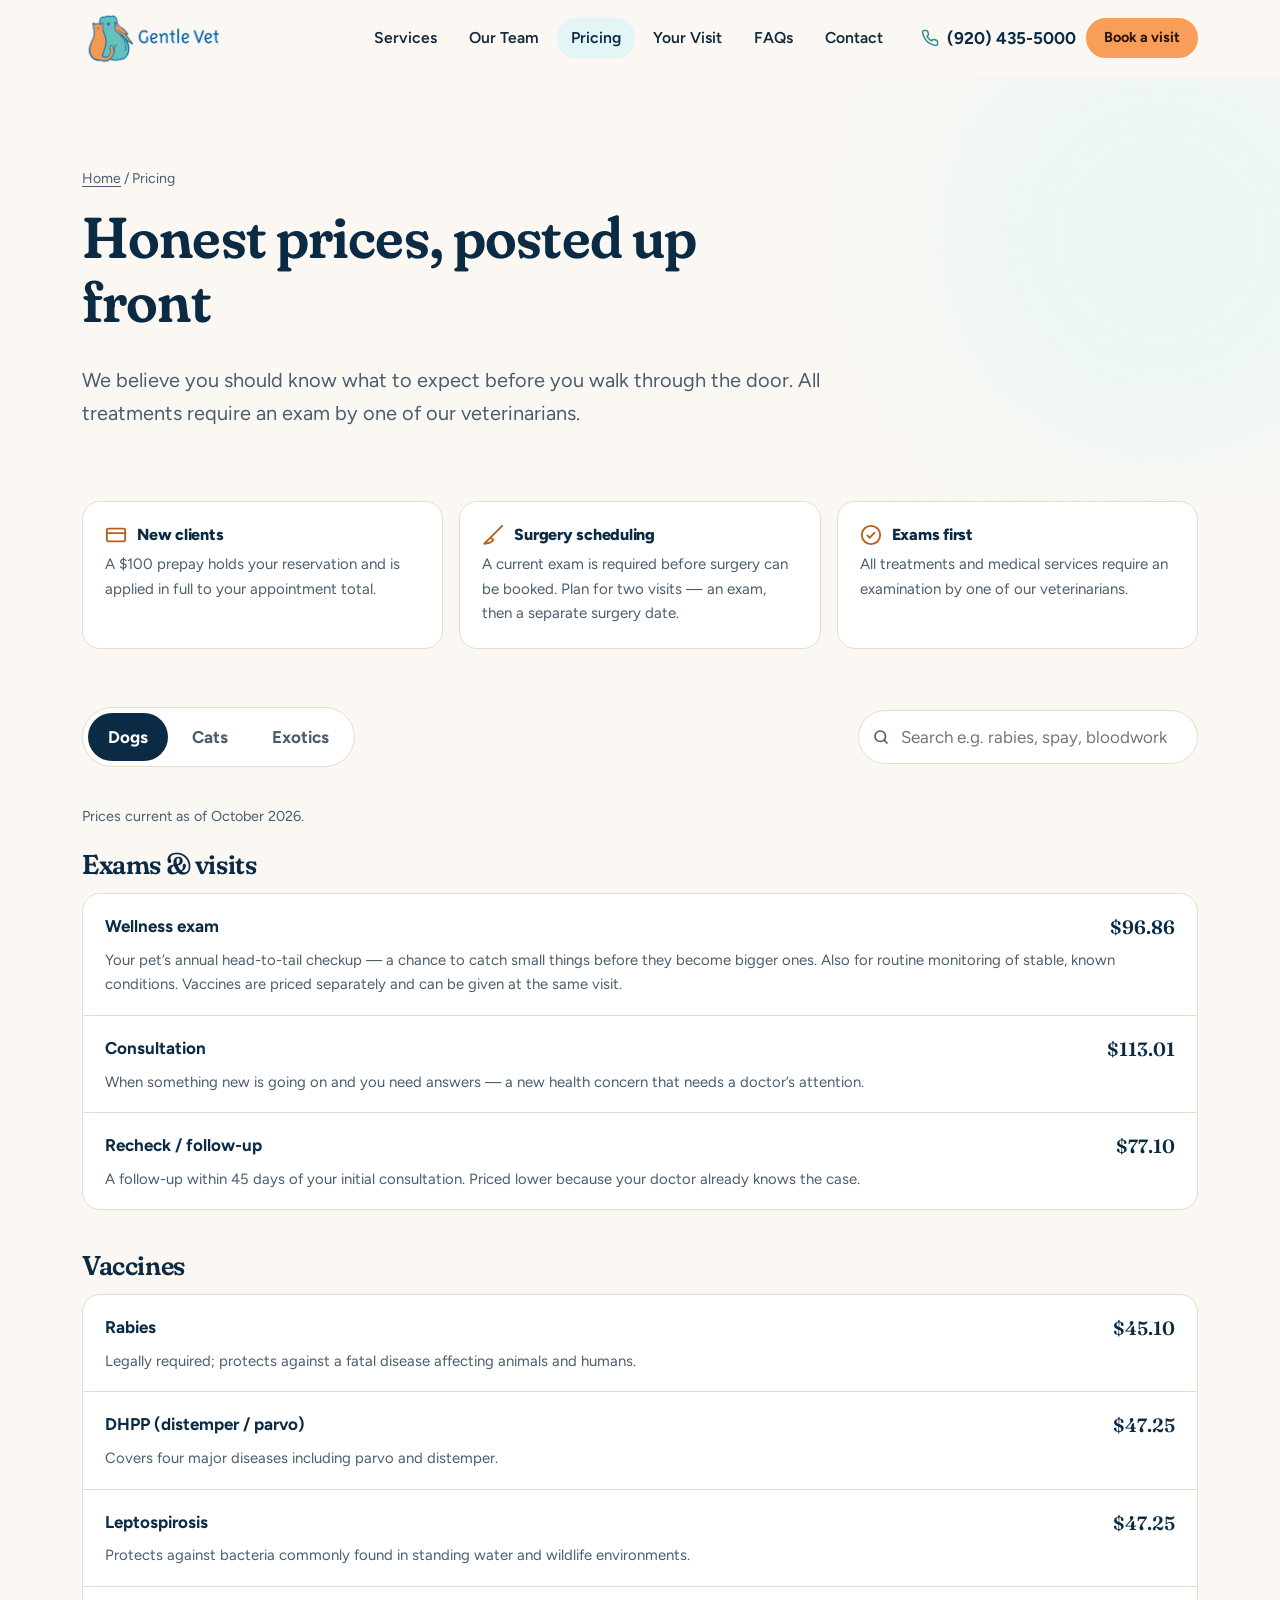
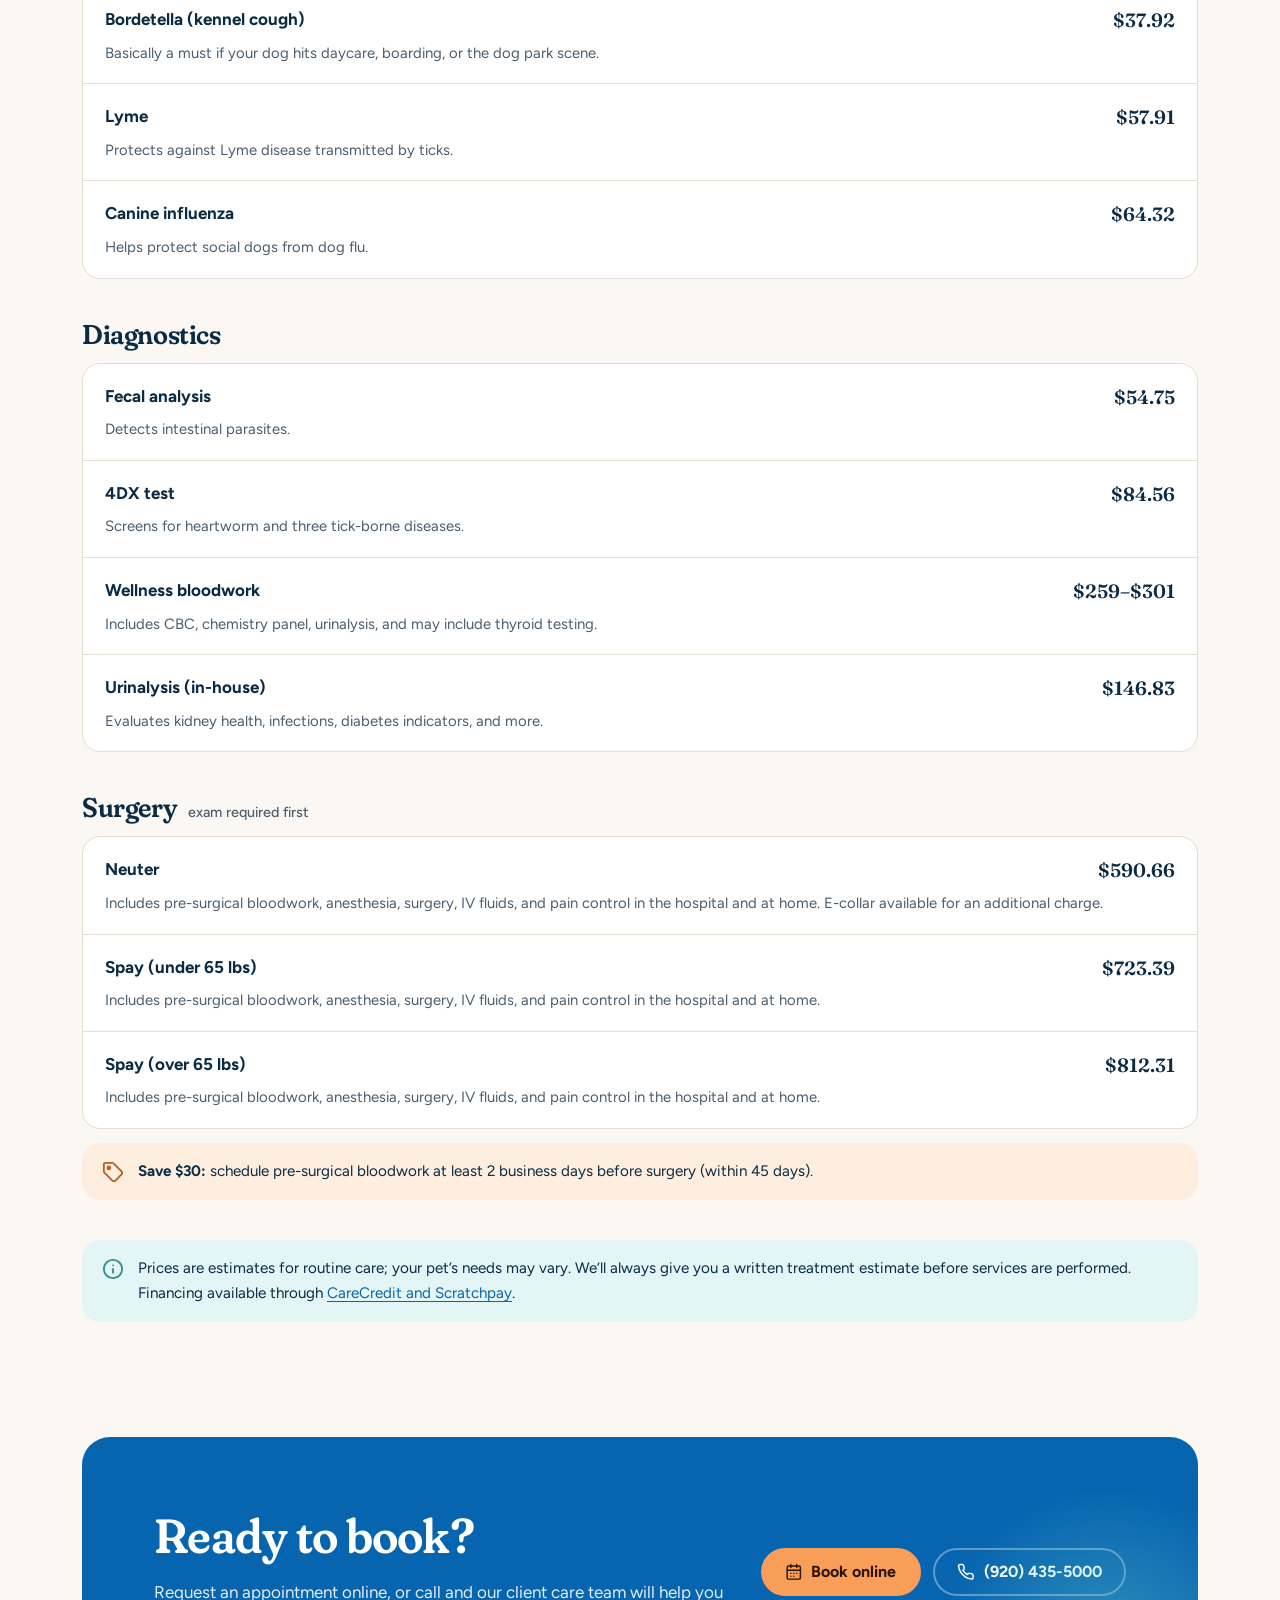
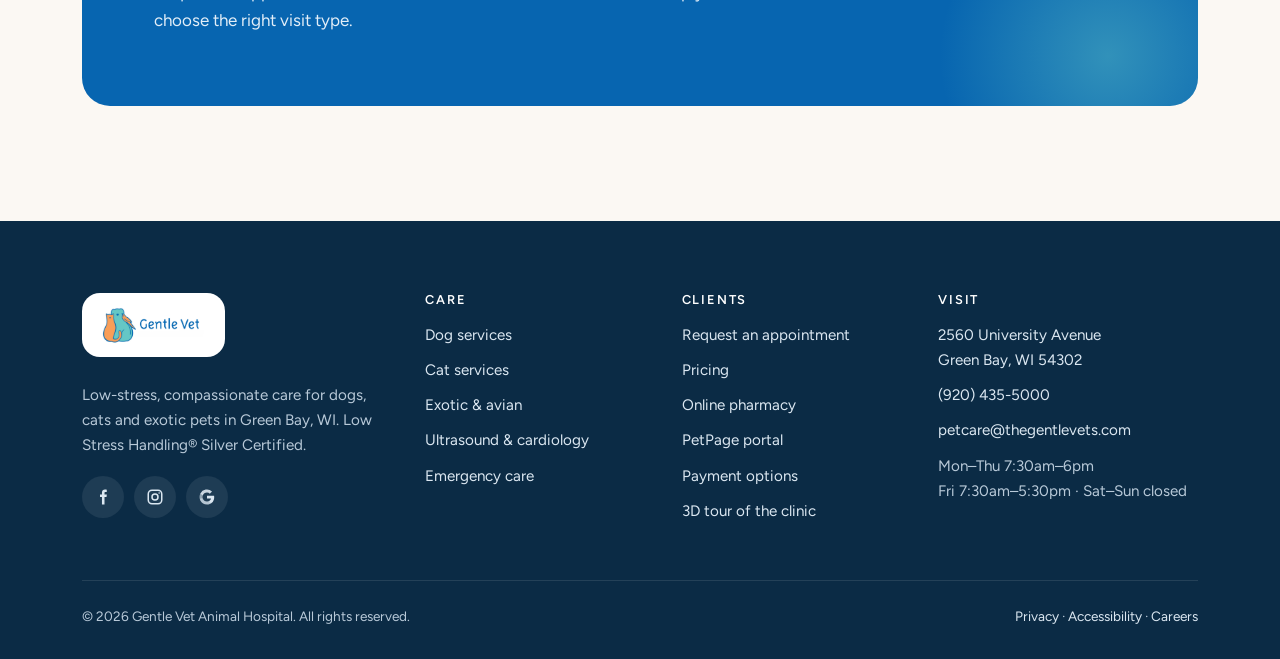
<file: pricing.html>
<!doctype html>
<html lang="en" class="no-js">
<head>
  <meta charset="utf-8">
  <meta name="viewport" content="width=device-width, initial-scale=1">
  <title>Pricing | Gentle Vet Animal Hospital, Green Bay WI</title>
  <meta name="description" content="Transparent veterinary prices for dogs, cats and exotic pets at Gentle Vet Animal Hospital in Green Bay, WI: exams, vaccines, diagnostics and surgery.">
  <link rel="canonical" href="https://www.thegentlevets.com/dog-pricing">
  <meta name="theme-color" content="#0b2b45">
  <meta property="og:type" content="website">
  <meta property="og:title" content="Pricing | Gentle Vet Animal Hospital, Green Bay WI">
  <meta property="og:description" content="Transparent veterinary prices for dogs, cats and exotic pets at Gentle Vet Animal Hospital in Green Bay, WI: exams, vaccines, diagnostics and surgery.">
  <meta property="og:image" content="assets/img/hero-dog.jpg">
  <link rel="icon" href="assets/img/favicon.png" type="image/png">
  <link rel="preconnect" href="https://fonts.googleapis.com">
  <link rel="preconnect" href="https://fonts.gstatic.com" crossorigin>
  <link href="https://fonts.googleapis.com/css2?family=Figtree:wght@400;500;600;700;800&family=Fraunces:ital,opsz,wght,SOFT,WONK@0,9..144,500..700,100,0;1,9..144,500..700,100,1&display=swap" rel="stylesheet">
  <link rel="stylesheet" href="assets/css/styles.css">
</head><body>
<svg width="0" height="0" style="position:absolute" aria-hidden="true">
  <symbol id="i-phone" viewBox="0 0 24 24" fill="none" stroke="currentColor" stroke-width="2" stroke-linecap="round" stroke-linejoin="round"><path d="M22 16.9v3a2 2 0 0 1-2.2 2 19.8 19.8 0 0 1-8.6-3.1 19.5 19.5 0 0 1-6-6A19.8 19.8 0 0 1 2.1 4.2 2 2 0 0 1 4.1 2h3a2 2 0 0 1 2 1.7c.1.9.4 1.8.7 2.7a2 2 0 0 1-.5 2.1L8 9.8a16 16 0 0 0 6 6l1.3-1.3a2 2 0 0 1 2.1-.4c.9.3 1.8.6 2.7.7a2 2 0 0 1 1.7 2z"/></symbol>
  <symbol id="i-cal" viewBox="0 0 24 24" fill="none" stroke="currentColor" stroke-width="2" stroke-linecap="round" stroke-linejoin="round"><rect x="3" y="4" width="18" height="18" rx="2"/><path d="M16 2v4M8 2v4M3 10h18M8 14h.01M12 14h.01M16 14h.01M8 18h.01M12 18h.01"/></symbol>
  <symbol id="i-pill" viewBox="0 0 24 24" fill="none" stroke="currentColor" stroke-width="2" stroke-linecap="round" stroke-linejoin="round"><path d="m10.5 20.5 10-10a4.95 4.95 0 1 0-7-7l-10 10a4.95 4.95 0 1 0 7 7Z"/><path d="m8.5 8.5 7 7"/></symbol>
  <symbol id="i-user" viewBox="0 0 24 24" fill="none" stroke="currentColor" stroke-width="2" stroke-linecap="round" stroke-linejoin="round"><path d="M20 21v-2a4 4 0 0 0-4-4H8a4 4 0 0 0-4 4v2"/><circle cx="12" cy="7" r="4"/></symbol>
  <symbol id="i-alert" viewBox="0 0 24 24" fill="none" stroke="currentColor" stroke-width="2" stroke-linecap="round" stroke-linejoin="round"><path d="M10.3 3.9 1.8 18a2 2 0 0 0 1.7 3h17a2 2 0 0 0 1.7-3L13.7 3.9a2 2 0 0 0-3.4 0z"/><path d="M12 9v4M12 17h.01"/></symbol>
  <symbol id="i-arrow" viewBox="0 0 24 24" fill="none" stroke="currentColor" stroke-width="2.2" stroke-linecap="round" stroke-linejoin="round"><path d="M5 12h14M13 6l6 6-6 6"/></symbol>
  <symbol id="i-check" viewBox="0 0 24 24" fill="none" stroke="currentColor" stroke-width="2" stroke-linecap="round" stroke-linejoin="round"><circle cx="12" cy="12" r="10"/><path d="m8 12.5 2.5 2.5L16 9.5"/></symbol>
  <symbol id="i-heart" viewBox="0 0 24 24" fill="none" stroke="currentColor" stroke-width="2" stroke-linecap="round" stroke-linejoin="round"><path d="M19 14c1.5-1.5 3-3.2 3-5.5A5.5 5.5 0 0 0 16.5 3c-1.8 0-3 .5-4.5 2-1.5-1.5-2.7-2-4.5-2A5.5 5.5 0 0 0 2 8.5c0 2.3 1.5 4 3 5.5l7 7Z"/></symbol>
  <symbol id="i-award" viewBox="0 0 24 24" fill="none" stroke="currentColor" stroke-width="2" stroke-linecap="round" stroke-linejoin="round"><circle cx="12" cy="8" r="6"/><path d="M15.5 12.9 17 22l-5-3-5 3 1.5-9.1"/></symbol>
  <symbol id="i-paw" viewBox="0 0 24 24" fill="currentColor"><circle cx="5.5" cy="10" r="2.2"/><circle cx="9.5" cy="5.5" r="2.2"/><circle cx="14.5" cy="5.5" r="2.2"/><circle cx="18.5" cy="10" r="2.2"/><path d="M12 11c-2.7 0-6 4.3-6 6.8 0 1.6 1.2 2.4 2.8 2.4 1.3 0 2-.6 3.2-.6s1.9.6 3.2.6c1.6 0 2.8-.8 2.8-2.4C18 15.3 14.7 11 12 11z"/></symbol>
  <symbol id="i-pin" viewBox="0 0 24 24" fill="none" stroke="currentColor" stroke-width="2" stroke-linecap="round" stroke-linejoin="round"><path d="M20 10c0 6-8 12-8 12s-8-6-8-12a8 8 0 0 1 16 0Z"/><circle cx="12" cy="10" r="3"/></symbol>
  <symbol id="i-mail" viewBox="0 0 24 24" fill="none" stroke="currentColor" stroke-width="2" stroke-linecap="round" stroke-linejoin="round"><rect x="2" y="4" width="20" height="16" rx="2"/><path d="m22 7-8.97 5.7a1.94 1.94 0 0 1-2.06 0L2 7"/></symbol>
  <symbol id="i-cube" viewBox="0 0 24 24" fill="none" stroke="currentColor" stroke-width="2" stroke-linecap="round" stroke-linejoin="round"><path d="M21 16V8a2 2 0 0 0-1-1.7l-7-4a2 2 0 0 0-2 0l-7 4A2 2 0 0 0 3 8v8a2 2 0 0 0 1 1.7l7 4a2 2 0 0 0 2 0l7-4a2 2 0 0 0 1-1.7z"/><path d="M3.3 7 12 12l8.7-5M12 22V12"/></symbol>
  <symbol id="i-star" viewBox="0 0 24 24" fill="currentColor"><path d="M12 2.5l2.9 6 6.6.9-4.8 4.6 1.2 6.5L12 17.4l-5.9 3.1 1.2-6.5L2.5 9.4l6.6-.9z"/></symbol>
  <symbol id="i-menu" viewBox="0 0 24 24" fill="none" stroke="currentColor" stroke-width="2.2" stroke-linecap="round"><path d="M4 7h16M4 12h16M4 17h16"/></symbol>
  <symbol id="i-x" viewBox="0 0 24 24" fill="none" stroke="currentColor" stroke-width="2.2" stroke-linecap="round"><path d="M18 6 6 18M6 6l12 12"/></symbol>
  <symbol id="i-info" viewBox="0 0 24 24" fill="none" stroke="currentColor" stroke-width="2" stroke-linecap="round" stroke-linejoin="round"><circle cx="12" cy="12" r="10"/><path d="M12 16v-4M12 8h.01"/></symbol>
  <symbol id="i-search" viewBox="0 0 24 24" fill="none" stroke="currentColor" stroke-width="2.2" stroke-linecap="round"><circle cx="11" cy="11" r="7"/><path d="m20 20-3.5-3.5"/></symbol>
  <symbol id="i-tag" viewBox="0 0 24 24" fill="none" stroke="currentColor" stroke-width="2" stroke-linecap="round" stroke-linejoin="round"><path d="M12.6 2.6A2 2 0 0 0 11.2 2H4a2 2 0 0 0-2 2v7.2a2 2 0 0 0 .6 1.4l8.7 8.7a2.4 2.4 0 0 0 3.4 0l6.6-6.6a2.4 2.4 0 0 0 0-3.4z"/><circle cx="7.5" cy="7.5" r="1.5"/></symbol>
  <symbol id="i-scalpel" viewBox="0 0 24 24" fill="none" stroke="currentColor" stroke-width="2" stroke-linecap="round" stroke-linejoin="round"><path d="M22 2 9.5 14.5M9.5 14.5l-7 7c3 0 7-1 9-3l1-1-3-3z"/></symbol>
  <symbol id="i-card" viewBox="0 0 24 24" fill="none" stroke="currentColor" stroke-width="2" stroke-linecap="round" stroke-linejoin="round"><rect x="2" y="5" width="20" height="14" rx="2"/><path d="M2 10h20"/></symbol>
  <symbol id="i-fb" viewBox="0 0 24 24" fill="currentColor"><path d="M14 8.5V6.7c0-.8.2-1.3 1.4-1.3H17V2.2C16.7 2.1 15.7 2 14.6 2 12.2 2 10.6 3.4 10.6 6v2.5H8V12h2.6v10H14V12h2.7l.4-3.5H14z"/></symbol>
  <symbol id="i-ig" viewBox="0 0 24 24" fill="none" stroke="currentColor" stroke-width="2"><rect x="3" y="3" width="18" height="18" rx="5"/><circle cx="12" cy="12" r="4"/><circle cx="17.5" cy="6.5" r="1" fill="currentColor" stroke="none"/></symbol>
  <symbol id="i-google" viewBox="0 0 24 24" fill="currentColor"><path d="M21.6 12.2c0-.7-.1-1.4-.2-2H12v3.8h5.4a4.6 4.6 0 0 1-2 3v2.5h3.2c1.9-1.7 3-4.3 3-7.3z"/><path d="M12 22c2.7 0 5-.9 6.6-2.4l-3.2-2.5c-.9.6-2 1-3.4 1-2.6 0-4.8-1.8-5.6-4.1H3.1v2.6A10 10 0 0 0 12 22z" opacity=".8"/><path d="M6.4 14c-.2-.6-.3-1.3-.3-2s.1-1.4.3-2V7.4H3.1A10 10 0 0 0 2 12c0 1.6.4 3.2 1.1 4.6L6.4 14z" opacity=".6"/><path d="M12 6c1.5 0 2.8.5 3.8 1.5l2.9-2.9A10 10 0 0 0 3.1 7.4L6.4 10C7.2 7.7 9.4 6 12 6z" opacity=".9"/></symbol>
</svg>
<a class="skip-link" href="#main">Skip to content</a>

<div class="notice" data-notice="thanksgiving-2026" data-expires="2026-11-27" role="region" aria-label="Holiday notice">
  <div class="container">
    <svg aria-hidden="true"><use href="#i-info"/></svg>
    <p><strong>Closed Thursday, Nov. 26 for Thanksgiving.</strong> We reopen with normal hours Friday, Nov. 27. Have a safe holiday!</p>
    <button class="notice__close" type="button" aria-label="Dismiss notice"><svg aria-hidden="true"><use href="#i-x"/></svg></button>
  </div>
</div>

<header class="site-header">
  <div class="container">
    <a class="brand" href="index.html" aria-label="Gentle Vet Animal Hospital home">
      <img src="assets/img/logo.png" alt="Gentle Vet" width="623" height="224">
    </a>
    <nav class="nav" id="site-nav" aria-label="Main">
      <ul>
        <li><a href="index.html#services">Services</a></li>
        <li><a href="team.html">Our Team</a></li>
        <li><a href="pricing.html" aria-current="page">Pricing</a></li>
        <li><a href="index.html#visit">Your Visit</a></li>
        <li><a href="index.html#faq">FAQs</a></li>
        <li><a href="index.html#contact">Contact</a></li>
      </ul>
      <div class="nav__cta">
        <a class="btn btn--primary" href="https://www.thegentlevets.com/request-appointment"><svg aria-hidden="true"><use href="#i-cal"/></svg> Book an appointment</a>
        <a class="btn btn--ghost" href="tel:+19204355000"><svg aria-hidden="true"><use href="#i-phone"/></svg> Call (920) 435-5000</a>
      </div>
    </nav>
    <div class="header-actions">
      <a class="header-phone" href="tel:+19204355000"><svg aria-hidden="true"><use href="#i-phone"/></svg><span>(920) 435-5000</span></a>
      <a class="btn btn--primary btn--sm" href="https://www.thegentlevets.com/request-appointment">Book a visit</a>
      <button class="menu-toggle" type="button" aria-controls="site-nav" aria-expanded="false" aria-label="Open menu"><svg aria-hidden="true"><use href="#i-menu"/></svg></button>
    </div>
  </div>
</header>

<main id="main">
  <section class="page-hero">
    <div class="blob blob--teal"></div>
    <div class="container">
      <p class="crumbs"><a href="index.html">Home</a> / Pricing</p>
      <h1>Honest prices, posted up front</h1>
      <p class="lede">We believe you should know what to expect before you walk through the door. All treatments require an exam by one of our veterinarians.</p>
    </div>
  </section>

  <section class="section" style="padding-top:0">
    <div class="container">
      <div class="policy-grid">
        <div class="policy"><h3><svg aria-hidden="true"><use href="#i-card"/></svg> New clients</h3><p>A $100 prepay holds your reservation and is applied in full to your appointment total.</p></div>
        <div class="policy"><h3><svg aria-hidden="true"><use href="#i-scalpel"/></svg> Surgery scheduling</h3><p>A current exam is required before surgery can be booked. Plan for two visits &mdash; an exam, then a separate surgery date.</p></div>
        <div class="policy"><h3><svg aria-hidden="true"><use href="#i-check"/></svg> Exams first</h3><p>All treatments and medical services require an examination by one of our veterinarians.</p></div>
      </div>

      <div class="price-tools">
        <div class="tabs" role="tablist" aria-label="Pet type">
          <button role="tab" id="tab-dogs" aria-selected="true" aria-controls="panel-dogs" tabindex="0">Dogs</button>
          <button role="tab" id="tab-cats" aria-selected="false" aria-controls="panel-cats" tabindex="-1">Cats</button>
          <button role="tab" id="tab-exotics" aria-selected="false" aria-controls="panel-exotics" tabindex="-1">Exotics</button>
        </div>
        <label class="search">
          <span class="sr-only">Search services</span>
          <svg aria-hidden="true"><use href="#i-search"/></svg>
          <input id="price-search" type="search" placeholder="Search e.g. rabies, spay, bloodwork">
        </label>
      </div>

      <div class="price-panel" id="panel-dogs" role="tabpanel" aria-labelledby="tab-dogs">
        <p class="price-meta">Prices current as of October 2026.</p>
      <div class="price-group"><h2>Exams &amp; visits</h2><ul class="price-list"><li><span class="name">Wellness exam</span><span class="price">$96.86</span><p class="desc">Your pet’s annual head-to-tail checkup — a chance to catch small things before they become bigger ones. Also for routine monitoring of stable, known conditions. Vaccines are priced separately and can be given at the same visit.</p></li><li><span class="name">Consultation</span><span class="price">$113.01</span><p class="desc">When something new is going on and you need answers — a new health concern that needs a doctor’s attention.</p></li><li><span class="name">Recheck / follow-up</span><span class="price">$77.10</span><p class="desc">A follow-up within 45 days of your initial consultation. Priced lower because your doctor already knows the case.</p></li></ul></div>
      <div class="price-group"><h2>Vaccines</h2><ul class="price-list"><li><span class="name">Rabies</span><span class="price">$45.10</span><p class="desc">Legally required; protects against a fatal disease affecting animals and humans.</p></li><li><span class="name">DHPP (distemper / parvo)</span><span class="price">$47.25</span><p class="desc">Covers four major diseases including parvo and distemper.</p></li><li><span class="name">Leptospirosis</span><span class="price">$47.25</span><p class="desc">Protects against bacteria commonly found in standing water and wildlife environments.</p></li><li><span class="name">Bordetella (kennel cough)</span><span class="price">$37.92</span><p class="desc">Basically a must if your dog hits daycare, boarding, or the dog park scene.</p></li><li><span class="name">Lyme</span><span class="price">$57.91</span><p class="desc">Protects against Lyme disease transmitted by ticks.</p></li><li><span class="name">Canine influenza</span><span class="price">$64.32</span><p class="desc">Helps protect social dogs from dog flu.</p></li></ul></div>
      <div class="price-group"><h2>Diagnostics</h2><ul class="price-list"><li><span class="name">Fecal analysis</span><span class="price">$54.75</span><p class="desc">Detects intestinal parasites.</p></li><li><span class="name">4DX test</span><span class="price">$84.56</span><p class="desc">Screens for heartworm and three tick-borne diseases.</p></li><li><span class="name">Wellness bloodwork</span><span class="price">$259–$301</span><p class="desc">Includes CBC, chemistry panel, urinalysis, and may include thyroid testing.</p></li><li><span class="name">Urinalysis (in-house)</span><span class="price">$146.83</span><p class="desc">Evaluates kidney health, infections, diabetes indicators, and more.</p></li></ul></div>
      <div class="price-group"><h2>Surgery <small>exam required first</small></h2><ul class="price-list"><li><span class="name">Neuter</span><span class="price">$590.66</span><p class="desc">Includes pre-surgical bloodwork, anesthesia, surgery, IV fluids, and pain control in the hospital and at home. E-collar available for an additional charge.</p></li><li><span class="name">Spay (under 65 lbs)</span><span class="price">$723.39</span><p class="desc">Includes pre-surgical bloodwork, anesthesia, surgery, IV fluids, and pain control in the hospital and at home.</p></li><li><span class="name">Spay (over 65 lbs)</span><span class="price">$812.31</span><p class="desc">Includes pre-surgical bloodwork, anesthesia, surgery, IV fluids, and pain control in the hospital and at home.</p></li></ul><div class="callout callout--orange"><svg aria-hidden="true"><use href="#i-tag"/></svg><div><strong>Save $30:</strong> schedule pre-surgical bloodwork at least 2 business days before surgery (within 45 days).</div></div></div>
        <p class="no-results" hidden>No matching services. Try another word, or call us at <a href="tel:+19204355000">(920) 435-5000</a>.</p>
      </div>
      <div class="price-panel" id="panel-cats" role="tabpanel" aria-labelledby="tab-cats" hidden>
        <p class="price-meta">Prices current as of October 2026.</p>
      <div class="price-group"><h2>Exams &amp; visits</h2><ul class="price-list"><li><span class="name">Wellness exam</span><span class="price">$96.86</span><p class="desc">Your pet’s annual head-to-tail checkup — a chance to catch small things before they become bigger ones. Also for routine monitoring of stable, known conditions. Vaccines are priced separately and can be given at the same visit.</p></li><li><span class="name">Consultation</span><span class="price">$113.01</span><p class="desc">When something new is going on and you need answers — a new health concern that needs a doctor’s attention.</p></li><li><span class="name">Recheck / follow-up</span><span class="price">$77.10</span><p class="desc">A follow-up within 45 days of your initial consultation. Priced lower because your doctor already knows the case.</p></li></ul></div>
      <div class="price-group"><h2>Vaccines</h2><ul class="price-list"><li><span class="name">Rabies</span><span class="price">$41.00</span><p class="desc">Legally required; protects against a fatal disease affecting animals and humans.</p></li><li><span class="name">Distemper (FVRCP)</span><span class="price">$46.12</span><p class="desc">Protects against feline viral rhinotracheitis, calicivirus, and panleukopenia.</p></li><li><span class="name">Feline leukemia</span><span class="price">$56.38</span><p class="desc">Protects against Feline Leukemia Virus, which can cause immunosuppression and cancer.</p></li></ul></div>
      <div class="price-group"><h2>Diagnostics</h2><ul class="price-list"><li><span class="name">Fecal analysis</span><span class="price">$54.75</span><p class="desc">Detects intestinal parasites.</p></li><li><span class="name">FeLV / FIV test (in-house)</span><span class="price">$92.63</span><p class="desc">Screens for Feline Leukemia Virus and Feline Immunodeficiency Virus, helping identify infections early.</p></li><li><span class="name">Wellness bloodwork</span><span class="price">$259–$301</span><p class="desc">Includes CBC, chemistry panel, urinalysis, and may include thyroid testing.</p></li><li><span class="name">Urinalysis (in-house)</span><span class="price">$146.83</span><p class="desc">Evaluates kidney health, infections, diabetes indicators, and more.</p></li></ul></div>
      <div class="price-group"><h2>Surgery <small>exam required first</small></h2><ul class="price-list"><li><span class="name">Neuter</span><span class="price">$385.66</span><p class="desc">Includes pre-surgical bloodwork, anesthesia, surgery, IV fluids, and pain control in the hospital and at home. E-collar available for an additional charge.</p></li><li><span class="name">Spay</span><span class="price">$509.68</span><p class="desc">Includes pre-surgical bloodwork, anesthesia, surgery, IV fluids, and pain control in the hospital and at home.</p></li></ul><div class="callout callout--orange"><svg aria-hidden="true"><use href="#i-tag"/></svg><div><strong>Save $30:</strong> schedule pre-surgical bloodwork at least 2 business days before surgery (within 45 days).</div></div></div>
        <p class="no-results" hidden>No matching services. Try another word, or call us at <a href="tel:+19204355000">(920) 435-5000</a>.</p>
      </div>
      <div class="price-panel" id="panel-exotics" role="tabpanel" aria-labelledby="tab-exotics" hidden>
        <p class="price-meta">Prices current as of February 2026.</p>
      <div class="price-group"><h2>Small mammals <small>rabbits, guinea pigs, chinchillas, rats, sugar gliders</small></h2>
        <h3 class="price-sub">Exams &amp; visits</h3><ul class="price-list"><li><span class="name">Wellness exam</span><span class="price">$107.62</span><p class="desc">Your pet’s annual head-to-tail checkup — a chance to catch small things before they become bigger ones. Also for routine monitoring of stable, known conditions. Vaccines are priced separately and can be given at the same visit.</p></li><li><span class="name">Consultation</span><span class="price"><small>starting at</small>$117.88</span><p class="desc">When something new is going on and you need answers — a new health concern that needs a doctor’s attention.</p></li><li><span class="name">Recheck / follow-up</span><span class="price">$77.10</span><p class="desc">A follow-up within 45 days of your initial consultation. Priced lower because your doctor already knows the case.</p></li></ul>
        <h3 class="price-sub">Vaccines</h3><ul class="price-list"><li><span class="name">RHDV vaccine</span><span class="price">$35.93</span><p class="desc">Protects rabbits against Rabbit Hemorrhagic Disease Virus.</p></li></ul>
        <h3 class="price-sub">Surgery</h3><ul class="price-list"><li><span class="name">Spay (rabbit, guinea pig, rat, chinchilla)</span><span class="price">$632.94</span><p class="desc">Includes pre-surgical bloodwork, anesthesia, surgery, IV fluids, and pain control in the hospital and at home.</p></li><li><span class="name">Neuter (rabbit, guinea pig, rat, chinchilla, sugar glider)</span><span class="price">$529.41</span><p class="desc">Includes pre-surgical bloodwork, anesthesia, surgery, IV fluids, and pain control in the hospital and at home.</p></li></ul>
      </div>
      <div class="price-group"><h2>Ferrets</h2>
        <h3 class="price-sub">Vaccines</h3><ul class="price-list"><li><span class="name">Ferret distemper</span><span class="price">$61.76</span><p class="desc">A highly contagious and often fatal disease in ferrets.</p></li><li><span class="name">Ferret rabies</span><span class="price">$55.20</span><p class="desc">Protects against a fatal disease affecting animals and humans.</p></li></ul>
      </div>
      <div class="price-group"><h2>Birds, reptiles &amp; other exotics <small>amphibians, fish &amp; less common species</small></h2>
        <h3 class="price-sub">Exams &amp; visits</h3><ul class="price-list"><li><span class="name">Wellness exam</span><span class="price"><small>starting at</small>$107.62</span><p class="desc">Your pet’s annual head-to-tail checkup — a chance to catch small things before they become bigger ones. Also for routine monitoring of stable, known conditions. Vaccines are priced separately and can be given at the same visit.</p></li><li><span class="name">Consultation</span><span class="price"><small>starting at</small>$118.39</span><p class="desc">When something new is going on and you need answers — a new health concern that needs a doctor’s attention.</p></li><li><span class="name">Recheck / follow-up</span><span class="price">$77.10</span><p class="desc">A follow-up within 45 days of your initial consultation. Priced lower because your doctor already knows the case.</p></li></ul>
        <h3 class="price-sub">Grooming</h3><ul class="price-list"><li><span class="name">Beak trim</span><span class="price">$93.53</span><p class="desc">Not a standalone or walk-in appointment: requires at least one prior or concurrent doctor’s exam. We recommend annual exams for birds receiving routine beak grooming.</p></li></ul>
      </div>
        <p class="no-results" hidden>No matching services. Try another word, or call us at <a href="tel:+19204355000">(920) 435-5000</a>.</p>
      </div>

      <div class="callout" style="margin-top:8px"><svg aria-hidden="true"><use href="#i-info"/></svg><div>Prices are estimates for routine care; your pet&rsquo;s needs may vary. We&rsquo;ll always give you a written treatment estimate before services are performed. Financing available through <a href="index.html#payment">CareCredit and Scratchpay</a>.</div></div>
    </div>
  </section>

  <section class="container" aria-label="Book a visit">
    <div class="cta-band">
      <div>
        <h2>Ready to book?</h2>
        <p>Request an appointment online, or call and our client care team will help you choose the right visit type.</p>
      </div>
      <div class="btns">
        <a class="btn btn--primary" href="https://www.thegentlevets.com/request-appointment"><svg aria-hidden="true"><use href="#i-cal"/></svg> Book online</a>
        <a class="btn btn--light" href="tel:+19204355000"><svg aria-hidden="true"><use href="#i-phone"/></svg> (920) 435-5000</a>
      </div>
    </div>
  </section>
</main>

<footer class="site-footer">
  <div class="container">
    <div class="footer-grid">
      <div>
        <a class="footer-logo" href="index.html"><img src="assets/img/logo.png" alt="Gentle Vet Animal Hospital" width="623" height="224" loading="lazy"></a>
        <p>Low-stress, compassionate care for dogs, cats and exotic pets in Green Bay, WI. Low Stress Handling&reg; Silver Certified.</p>
        <div class="socials">
          <a href="https://www.facebook.com/GentleVetAnimalHospital/" aria-label="Gentle Vet on Facebook"><svg aria-hidden="true"><use href="#i-fb"/></svg></a>
          <a href="https://www.instagram.com/gentlevetanimalhospital/" aria-label="Gentle Vet on Instagram"><svg aria-hidden="true"><use href="#i-ig"/></svg></a>
          <a href="https://maps.app.goo.gl/fRrQodgr7iv921tQ6" aria-label="Gentle Vet on Google"><svg aria-hidden="true"><use href="#i-google"/></svg></a>
        </div>
      </div>
      <div>
        <h3>Care</h3>
        <ul>
          <li><a href="index.html#services">Dog services</a></li>
          <li><a href="index.html#services">Cat services</a></li>
          <li><a href="index.html#services">Exotic &amp; avian</a></li>
          <li><a href="index.html#services">Ultrasound &amp; cardiology</a></li>
          <li><a href="index.html#emergency">Emergency care</a></li>
        </ul>
      </div>
      <div>
        <h3>Clients</h3>
        <ul>
          <li><a href="https://www.thegentlevets.com/request-appointment">Request an appointment</a></li>
          <li><a href="pricing.html">Pricing</a></li>
          <li><a href="https://thegentlevets.myvetstoreonline.pharmacy/">Online pharmacy</a></li>
          <li><a href="https://practices.allydvm.com/?practice=gentlevet">PetPage portal</a></li>
          <li><a href="index.html#payment">Payment options</a></li>
          <li><a href="https://my.matterport.com/show/?m=hAMjPXipv7f">3D tour of the clinic</a></li>
        </ul>
      </div>
      <div>
        <h3>Visit</h3>
        <ul>
          <li><a href="https://maps.app.goo.gl/fRrQodgr7iv921tQ6">2560 University Avenue<br>Green Bay, WI 54302</a></li>
          <li><a href="tel:+19204355000">(920) 435-5000</a></li>
          <li><a href="mailto:petcare@thegentlevets.com">petcare@thegentlevets.com</a></li>
          <li>Mon&ndash;Thu 7:30am&ndash;6pm<br>Fri 7:30am&ndash;5:30pm &middot; Sat&ndash;Sun closed</li>
        </ul>
      </div>
    </div>
    <div class="footer-bottom">
      <span>&copy; <span data-year>2026</span> Gentle Vet Animal Hospital. All rights reserved.</span>
      <span><a href="https://www.thegentlevets.com/about-us/privacy-policy">Privacy</a> &middot; <a href="https://www.thegentlevets.com/website-accessibility-policy">Accessibility</a> &middot; <a href="https://www.thegentlevets.com/about-us/careers">Careers</a></span>
    </div>
  </div>
</footer>

<div class="mobile-bar">
  <a class="btn btn--ghost" href="tel:+19204355000"><svg aria-hidden="true"><use href="#i-phone"/></svg> Call</a>
  <a class="btn btn--primary" href="https://www.thegentlevets.com/request-appointment"><svg aria-hidden="true"><use href="#i-cal"/></svg> Book</a>
</div>

<script src="assets/js/main.js"></script>
</body>
</html>
</file>
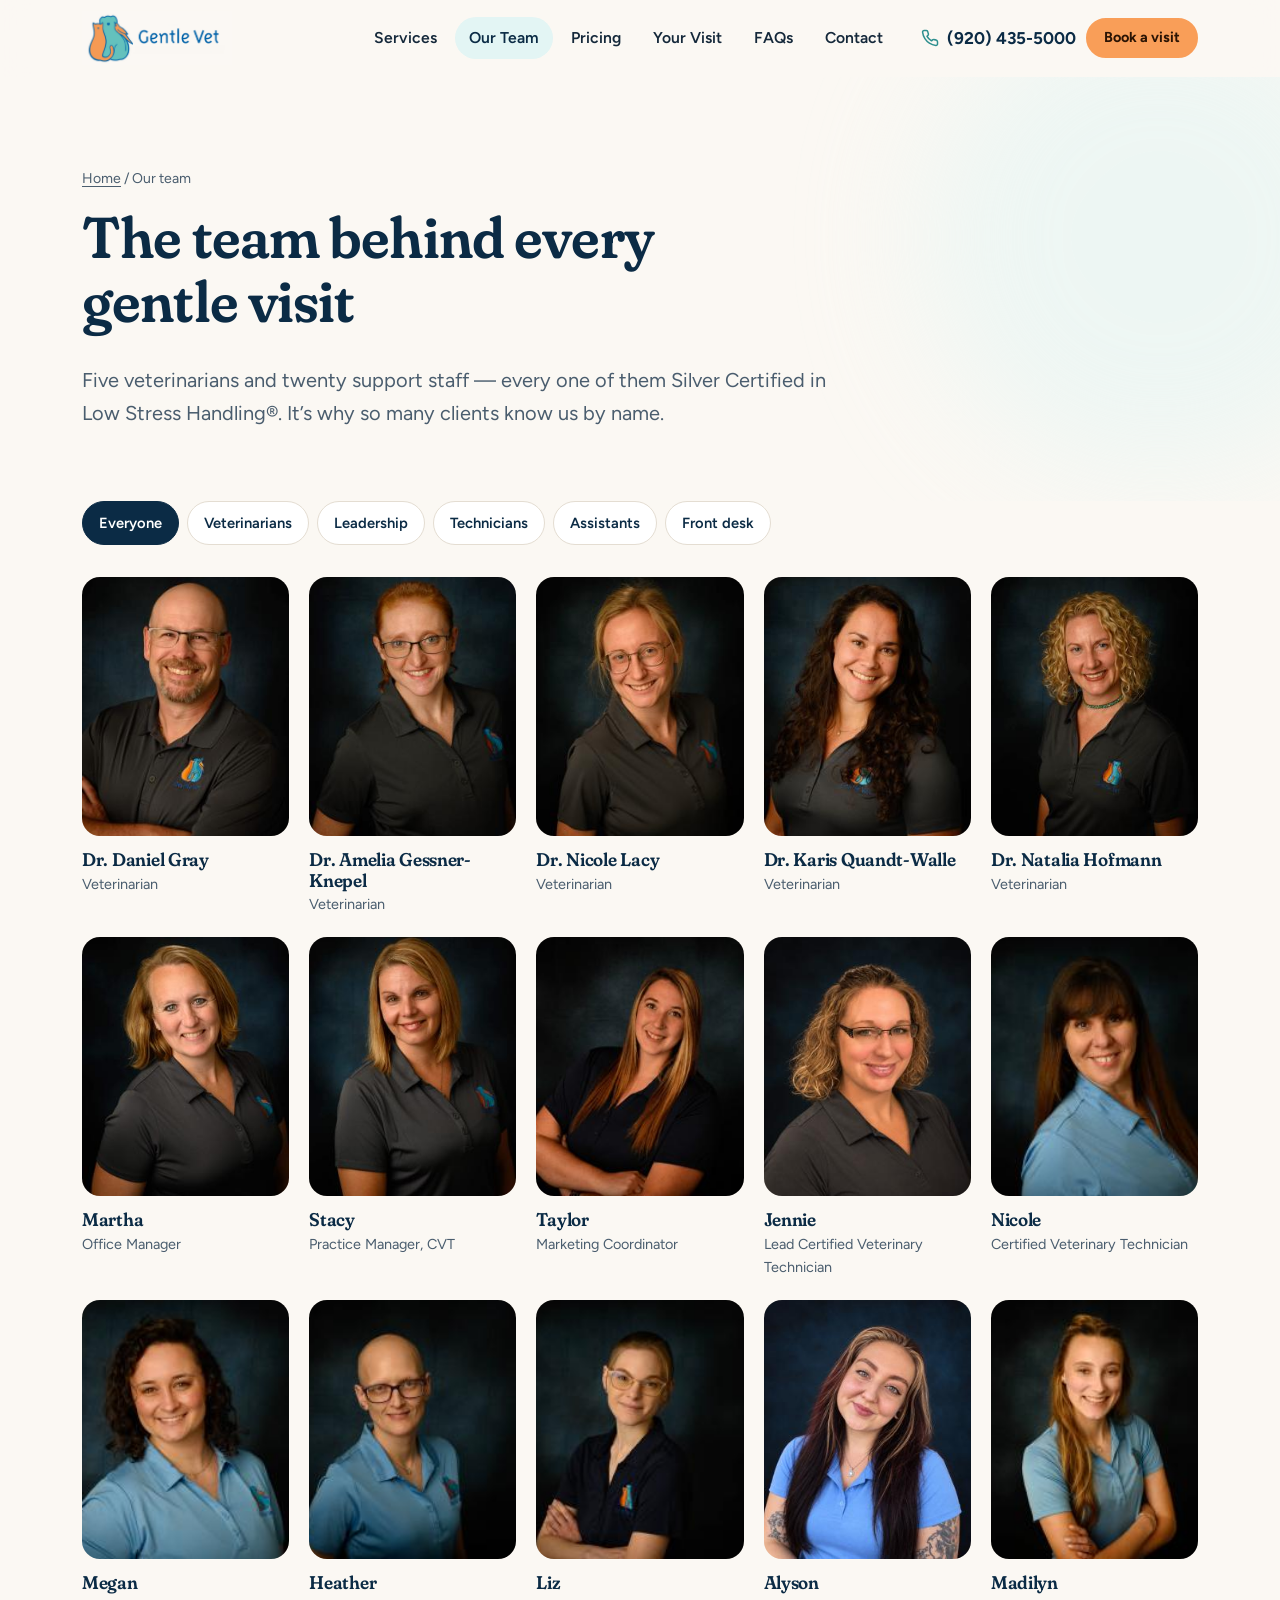
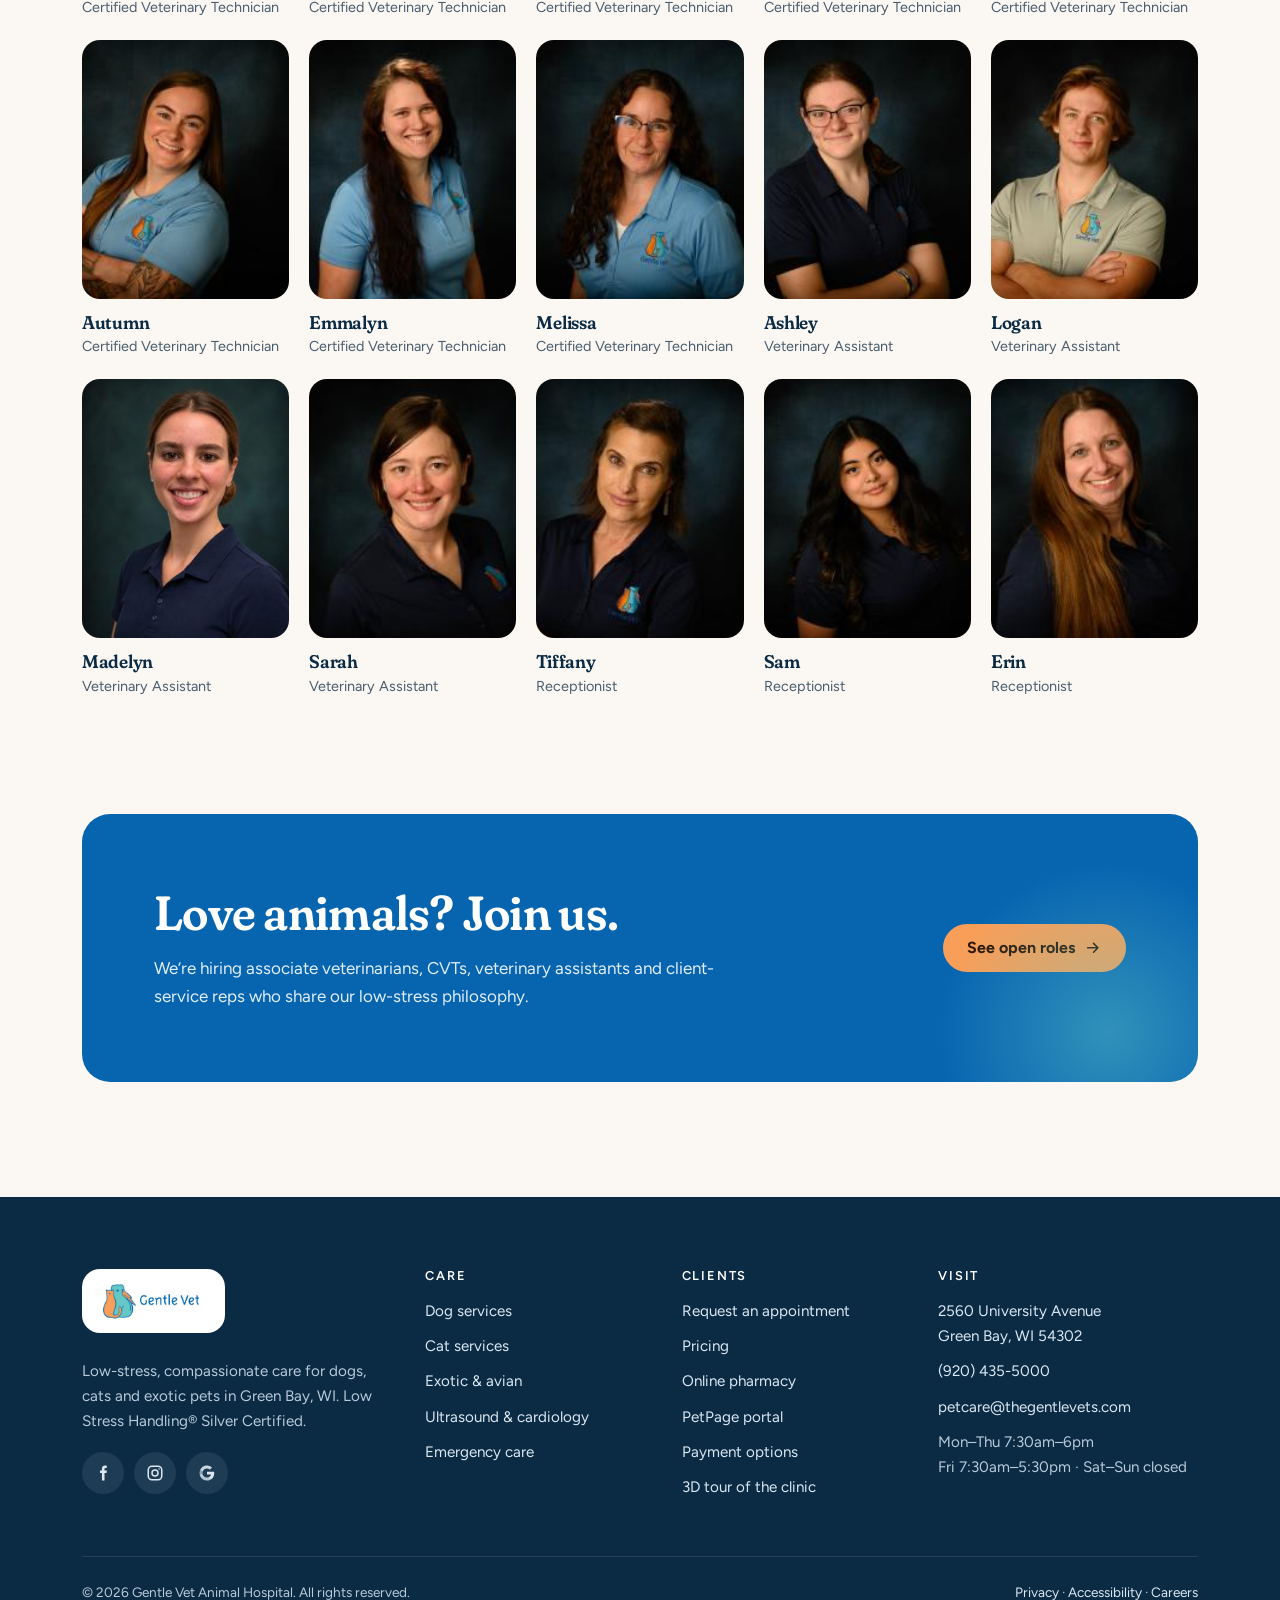
<file: team.html>
<!doctype html>
<html lang="en" class="no-js">
<head>
  <meta charset="utf-8">
  <meta name="viewport" content="width=device-width, initial-scale=1">
  <title>Our Team | Gentle Vet Animal Hospital, Green Bay WI</title>
  <meta name="description" content="Meet the veterinarians, certified veterinary technicians, assistants and client-care team at Gentle Vet Animal Hospital in Green Bay, WI.">
  <link rel="canonical" href="https://www.thegentlevets.com/about-us/staff">
  <meta name="theme-color" content="#0b2b45">
  <meta property="og:type" content="website">
  <meta property="og:title" content="Our Team | Gentle Vet Animal Hospital, Green Bay WI">
  <meta property="og:description" content="Meet the veterinarians, certified veterinary technicians, assistants and client-care team at Gentle Vet Animal Hospital in Green Bay, WI.">
  <meta property="og:image" content="assets/img/hero-dog.jpg">
  <link rel="icon" href="assets/img/favicon.png" type="image/png">
  <link rel="preconnect" href="https://fonts.googleapis.com">
  <link rel="preconnect" href="https://fonts.gstatic.com" crossorigin>
  <link href="https://fonts.googleapis.com/css2?family=Figtree:wght@400;500;600;700;800&family=Fraunces:ital,opsz,wght,SOFT,WONK@0,9..144,500..700,100,0;1,9..144,500..700,100,1&display=swap" rel="stylesheet">
  <link rel="stylesheet" href="assets/css/styles.css">
</head><body>
<svg width="0" height="0" style="position:absolute" aria-hidden="true">
  <symbol id="i-phone" viewBox="0 0 24 24" fill="none" stroke="currentColor" stroke-width="2" stroke-linecap="round" stroke-linejoin="round"><path d="M22 16.9v3a2 2 0 0 1-2.2 2 19.8 19.8 0 0 1-8.6-3.1 19.5 19.5 0 0 1-6-6A19.8 19.8 0 0 1 2.1 4.2 2 2 0 0 1 4.1 2h3a2 2 0 0 1 2 1.7c.1.9.4 1.8.7 2.7a2 2 0 0 1-.5 2.1L8 9.8a16 16 0 0 0 6 6l1.3-1.3a2 2 0 0 1 2.1-.4c.9.3 1.8.6 2.7.7a2 2 0 0 1 1.7 2z"/></symbol>
  <symbol id="i-cal" viewBox="0 0 24 24" fill="none" stroke="currentColor" stroke-width="2" stroke-linecap="round" stroke-linejoin="round"><rect x="3" y="4" width="18" height="18" rx="2"/><path d="M16 2v4M8 2v4M3 10h18M8 14h.01M12 14h.01M16 14h.01M8 18h.01M12 18h.01"/></symbol>
  <symbol id="i-pill" viewBox="0 0 24 24" fill="none" stroke="currentColor" stroke-width="2" stroke-linecap="round" stroke-linejoin="round"><path d="m10.5 20.5 10-10a4.95 4.95 0 1 0-7-7l-10 10a4.95 4.95 0 1 0 7 7Z"/><path d="m8.5 8.5 7 7"/></symbol>
  <symbol id="i-user" viewBox="0 0 24 24" fill="none" stroke="currentColor" stroke-width="2" stroke-linecap="round" stroke-linejoin="round"><path d="M20 21v-2a4 4 0 0 0-4-4H8a4 4 0 0 0-4 4v2"/><circle cx="12" cy="7" r="4"/></symbol>
  <symbol id="i-alert" viewBox="0 0 24 24" fill="none" stroke="currentColor" stroke-width="2" stroke-linecap="round" stroke-linejoin="round"><path d="M10.3 3.9 1.8 18a2 2 0 0 0 1.7 3h17a2 2 0 0 0 1.7-3L13.7 3.9a2 2 0 0 0-3.4 0z"/><path d="M12 9v4M12 17h.01"/></symbol>
  <symbol id="i-arrow" viewBox="0 0 24 24" fill="none" stroke="currentColor" stroke-width="2.2" stroke-linecap="round" stroke-linejoin="round"><path d="M5 12h14M13 6l6 6-6 6"/></symbol>
  <symbol id="i-check" viewBox="0 0 24 24" fill="none" stroke="currentColor" stroke-width="2" stroke-linecap="round" stroke-linejoin="round"><circle cx="12" cy="12" r="10"/><path d="m8 12.5 2.5 2.5L16 9.5"/></symbol>
  <symbol id="i-heart" viewBox="0 0 24 24" fill="none" stroke="currentColor" stroke-width="2" stroke-linecap="round" stroke-linejoin="round"><path d="M19 14c1.5-1.5 3-3.2 3-5.5A5.5 5.5 0 0 0 16.5 3c-1.8 0-3 .5-4.5 2-1.5-1.5-2.7-2-4.5-2A5.5 5.5 0 0 0 2 8.5c0 2.3 1.5 4 3 5.5l7 7Z"/></symbol>
  <symbol id="i-award" viewBox="0 0 24 24" fill="none" stroke="currentColor" stroke-width="2" stroke-linecap="round" stroke-linejoin="round"><circle cx="12" cy="8" r="6"/><path d="M15.5 12.9 17 22l-5-3-5 3 1.5-9.1"/></symbol>
  <symbol id="i-paw" viewBox="0 0 24 24" fill="currentColor"><circle cx="5.5" cy="10" r="2.2"/><circle cx="9.5" cy="5.5" r="2.2"/><circle cx="14.5" cy="5.5" r="2.2"/><circle cx="18.5" cy="10" r="2.2"/><path d="M12 11c-2.7 0-6 4.3-6 6.8 0 1.6 1.2 2.4 2.8 2.4 1.3 0 2-.6 3.2-.6s1.9.6 3.2.6c1.6 0 2.8-.8 2.8-2.4C18 15.3 14.7 11 12 11z"/></symbol>
  <symbol id="i-pin" viewBox="0 0 24 24" fill="none" stroke="currentColor" stroke-width="2" stroke-linecap="round" stroke-linejoin="round"><path d="M20 10c0 6-8 12-8 12s-8-6-8-12a8 8 0 0 1 16 0Z"/><circle cx="12" cy="10" r="3"/></symbol>
  <symbol id="i-mail" viewBox="0 0 24 24" fill="none" stroke="currentColor" stroke-width="2" stroke-linecap="round" stroke-linejoin="round"><rect x="2" y="4" width="20" height="16" rx="2"/><path d="m22 7-8.97 5.7a1.94 1.94 0 0 1-2.06 0L2 7"/></symbol>
  <symbol id="i-cube" viewBox="0 0 24 24" fill="none" stroke="currentColor" stroke-width="2" stroke-linecap="round" stroke-linejoin="round"><path d="M21 16V8a2 2 0 0 0-1-1.7l-7-4a2 2 0 0 0-2 0l-7 4A2 2 0 0 0 3 8v8a2 2 0 0 0 1 1.7l7 4a2 2 0 0 0 2 0l7-4a2 2 0 0 0 1-1.7z"/><path d="M3.3 7 12 12l8.7-5M12 22V12"/></symbol>
  <symbol id="i-star" viewBox="0 0 24 24" fill="currentColor"><path d="M12 2.5l2.9 6 6.6.9-4.8 4.6 1.2 6.5L12 17.4l-5.9 3.1 1.2-6.5L2.5 9.4l6.6-.9z"/></symbol>
  <symbol id="i-menu" viewBox="0 0 24 24" fill="none" stroke="currentColor" stroke-width="2.2" stroke-linecap="round"><path d="M4 7h16M4 12h16M4 17h16"/></symbol>
  <symbol id="i-x" viewBox="0 0 24 24" fill="none" stroke="currentColor" stroke-width="2.2" stroke-linecap="round"><path d="M18 6 6 18M6 6l12 12"/></symbol>
  <symbol id="i-info" viewBox="0 0 24 24" fill="none" stroke="currentColor" stroke-width="2" stroke-linecap="round" stroke-linejoin="round"><circle cx="12" cy="12" r="10"/><path d="M12 16v-4M12 8h.01"/></symbol>
  <symbol id="i-search" viewBox="0 0 24 24" fill="none" stroke="currentColor" stroke-width="2.2" stroke-linecap="round"><circle cx="11" cy="11" r="7"/><path d="m20 20-3.5-3.5"/></symbol>
  <symbol id="i-tag" viewBox="0 0 24 24" fill="none" stroke="currentColor" stroke-width="2" stroke-linecap="round" stroke-linejoin="round"><path d="M12.6 2.6A2 2 0 0 0 11.2 2H4a2 2 0 0 0-2 2v7.2a2 2 0 0 0 .6 1.4l8.7 8.7a2.4 2.4 0 0 0 3.4 0l6.6-6.6a2.4 2.4 0 0 0 0-3.4z"/><circle cx="7.5" cy="7.5" r="1.5"/></symbol>
  <symbol id="i-scalpel" viewBox="0 0 24 24" fill="none" stroke="currentColor" stroke-width="2" stroke-linecap="round" stroke-linejoin="round"><path d="M22 2 9.5 14.5M9.5 14.5l-7 7c3 0 7-1 9-3l1-1-3-3z"/></symbol>
  <symbol id="i-card" viewBox="0 0 24 24" fill="none" stroke="currentColor" stroke-width="2" stroke-linecap="round" stroke-linejoin="round"><rect x="2" y="5" width="20" height="14" rx="2"/><path d="M2 10h20"/></symbol>
  <symbol id="i-fb" viewBox="0 0 24 24" fill="currentColor"><path d="M14 8.5V6.7c0-.8.2-1.3 1.4-1.3H17V2.2C16.7 2.1 15.7 2 14.6 2 12.2 2 10.6 3.4 10.6 6v2.5H8V12h2.6v10H14V12h2.7l.4-3.5H14z"/></symbol>
  <symbol id="i-ig" viewBox="0 0 24 24" fill="none" stroke="currentColor" stroke-width="2"><rect x="3" y="3" width="18" height="18" rx="5"/><circle cx="12" cy="12" r="4"/><circle cx="17.5" cy="6.5" r="1" fill="currentColor" stroke="none"/></symbol>
  <symbol id="i-google" viewBox="0 0 24 24" fill="currentColor"><path d="M21.6 12.2c0-.7-.1-1.4-.2-2H12v3.8h5.4a4.6 4.6 0 0 1-2 3v2.5h3.2c1.9-1.7 3-4.3 3-7.3z"/><path d="M12 22c2.7 0 5-.9 6.6-2.4l-3.2-2.5c-.9.6-2 1-3.4 1-2.6 0-4.8-1.8-5.6-4.1H3.1v2.6A10 10 0 0 0 12 22z" opacity=".8"/><path d="M6.4 14c-.2-.6-.3-1.3-.3-2s.1-1.4.3-2V7.4H3.1A10 10 0 0 0 2 12c0 1.6.4 3.2 1.1 4.6L6.4 14z" opacity=".6"/><path d="M12 6c1.5 0 2.8.5 3.8 1.5l2.9-2.9A10 10 0 0 0 3.1 7.4L6.4 10C7.2 7.7 9.4 6 12 6z" opacity=".9"/></symbol>
</svg>
<a class="skip-link" href="#main">Skip to content</a>

<div class="notice" data-notice="thanksgiving-2026" data-expires="2026-11-27" role="region" aria-label="Holiday notice">
  <div class="container">
    <svg aria-hidden="true"><use href="#i-info"/></svg>
    <p><strong>Closed Thursday, Nov. 26 for Thanksgiving.</strong> We reopen with normal hours Friday, Nov. 27. Have a safe holiday!</p>
    <button class="notice__close" type="button" aria-label="Dismiss notice"><svg aria-hidden="true"><use href="#i-x"/></svg></button>
  </div>
</div>

<header class="site-header">
  <div class="container">
    <a class="brand" href="index.html" aria-label="Gentle Vet Animal Hospital home">
      <img src="assets/img/logo.png" alt="Gentle Vet" width="623" height="224">
    </a>
    <nav class="nav" id="site-nav" aria-label="Main">
      <ul>
        <li><a href="index.html#services">Services</a></li>
        <li><a href="team.html" aria-current="page">Our Team</a></li>
        <li><a href="pricing.html">Pricing</a></li>
        <li><a href="index.html#visit">Your Visit</a></li>
        <li><a href="index.html#faq">FAQs</a></li>
        <li><a href="index.html#contact">Contact</a></li>
      </ul>
      <div class="nav__cta">
        <a class="btn btn--primary" href="https://www.thegentlevets.com/request-appointment"><svg aria-hidden="true"><use href="#i-cal"/></svg> Book an appointment</a>
        <a class="btn btn--ghost" href="tel:+19204355000"><svg aria-hidden="true"><use href="#i-phone"/></svg> Call (920) 435-5000</a>
      </div>
    </nav>
    <div class="header-actions">
      <a class="header-phone" href="tel:+19204355000"><svg aria-hidden="true"><use href="#i-phone"/></svg><span>(920) 435-5000</span></a>
      <a class="btn btn--primary btn--sm" href="https://www.thegentlevets.com/request-appointment">Book a visit</a>
      <button class="menu-toggle" type="button" aria-controls="site-nav" aria-expanded="false" aria-label="Open menu"><svg aria-hidden="true"><use href="#i-menu"/></svg></button>
    </div>
  </div>
</header>

<main id="main">
  <section class="page-hero">
    <div class="blob blob--teal"></div>
    <div class="container">
      <p class="crumbs"><a href="index.html">Home</a> / Our team</p>
      <h1>The team behind every gentle visit</h1>
      <p class="lede">Five veterinarians and twenty support staff &mdash; every one of them Silver Certified in Low Stress Handling&reg;. It&rsquo;s why so many clients know us by name.</p>
    </div>
  </section>
  <section class="section" style="padding-top:0">
    <div class="container">
      <div class="team-filter" data-team-filter role="group" aria-label="Filter team">
        <button type="button" data-group="all" aria-pressed="true">Everyone</button>
        <button type="button" data-group="vet" aria-pressed="false">Veterinarians</button>
        <button type="button" data-group="lead" aria-pressed="false">Leadership</button>
        <button type="button" data-group="tech" aria-pressed="false">Technicians</button>
        <button type="button" data-group="assist" aria-pressed="false">Assistants</button>
        <button type="button" data-group="front" aria-pressed="false">Front desk</button>
      </div>
      <div class="team-grid">
        <article class="member reveal" data-member="vet">
          <div class="member__photo"><img src="assets/img/team/1.jpg" alt="Dr. Daniel Gray, Veterinarian" loading="lazy" width="325" height="325"></div>
          <h3>Dr. Daniel Gray</h3>
          <p>Veterinarian</p>
        </article>
        <article class="member reveal" data-member="vet">
          <div class="member__photo"><img src="assets/img/team/2.jpg" alt="Dr. Amelia Gessner-Knepel, Veterinarian" loading="lazy" width="325" height="325"></div>
          <h3>Dr. Amelia Gessner-Knepel</h3>
          <p>Veterinarian</p>
        </article>
        <article class="member reveal" data-member="vet">
          <div class="member__photo"><img src="assets/img/team/3.jpg" alt="Dr. Nicole Lacy, Veterinarian" loading="lazy" width="325" height="325"></div>
          <h3>Dr. Nicole Lacy</h3>
          <p>Veterinarian</p>
        </article>
        <article class="member reveal" data-member="vet">
          <div class="member__photo"><img src="assets/img/team/4.jpg" alt="Dr. Karis Quandt-Walle, Veterinarian" loading="lazy" width="325" height="325"></div>
          <h3>Dr. Karis Quandt-Walle</h3>
          <p>Veterinarian</p>
        </article>
        <article class="member reveal" data-member="vet">
          <div class="member__photo"><img src="assets/img/team/5.jpg" alt="Dr. Natalia Hofmann, Veterinarian" loading="lazy" width="325" height="325"></div>
          <h3>Dr. Natalia Hofmann</h3>
          <p>Veterinarian</p>
        </article>
        <article class="member reveal" data-member="lead">
          <div class="member__photo"><img src="assets/img/team/6.jpg" alt="Martha, Office Manager" loading="lazy" width="325" height="325"></div>
          <h3>Martha</h3>
          <p>Office Manager</p>
        </article>
        <article class="member reveal" data-member="lead">
          <div class="member__photo"><img src="assets/img/team/7.jpg" alt="Stacy, Practice Manager, CVT" loading="lazy" width="325" height="325"></div>
          <h3>Stacy</h3>
          <p>Practice Manager, CVT</p>
        </article>
        <article class="member reveal" data-member="lead">
          <div class="member__photo"><img src="assets/img/team/8.jpg" alt="Taylor, Marketing Coordinator" loading="lazy" width="325" height="325"></div>
          <h3>Taylor</h3>
          <p>Marketing Coordinator</p>
        </article>
        <article class="member reveal" data-member="tech">
          <div class="member__photo"><img src="assets/img/team/9.jpg" alt="Jennie, Lead Certified Veterinary Technician" loading="lazy" width="325" height="325"></div>
          <h3>Jennie</h3>
          <p>Lead Certified Veterinary Technician</p>
        </article>
        <article class="member reveal" data-member="tech">
          <div class="member__photo"><img src="assets/img/team/10.jpg" alt="Nicole, Certified Veterinary Technician" loading="lazy" width="325" height="325"></div>
          <h3>Nicole</h3>
          <p>Certified Veterinary Technician</p>
        </article>
        <article class="member reveal" data-member="tech">
          <div class="member__photo"><img src="assets/img/team/11.jpg" alt="Megan, Certified Veterinary Technician" loading="lazy" width="325" height="325"></div>
          <h3>Megan</h3>
          <p>Certified Veterinary Technician</p>
        </article>
        <article class="member reveal" data-member="tech">
          <div class="member__photo"><img src="assets/img/team/12.jpg" alt="Heather, Certified Veterinary Technician" loading="lazy" width="325" height="325"></div>
          <h3>Heather</h3>
          <p>Certified Veterinary Technician</p>
        </article>
        <article class="member reveal" data-member="tech">
          <div class="member__photo"><img src="assets/img/team/13.jpg" alt="Liz, Certified Veterinary Technician" loading="lazy" width="325" height="325"></div>
          <h3>Liz</h3>
          <p>Certified Veterinary Technician</p>
        </article>
        <article class="member reveal" data-member="tech">
          <div class="member__photo"><img src="assets/img/team/14.jpg" alt="Alyson, Certified Veterinary Technician" loading="lazy" width="325" height="325"></div>
          <h3>Alyson</h3>
          <p>Certified Veterinary Technician</p>
        </article>
        <article class="member reveal" data-member="tech">
          <div class="member__photo"><img src="assets/img/team/15.jpg" alt="Madilyn, Certified Veterinary Technician" loading="lazy" width="325" height="325"></div>
          <h3>Madilyn</h3>
          <p>Certified Veterinary Technician</p>
        </article>
        <article class="member reveal" data-member="tech">
          <div class="member__photo"><img src="assets/img/team/16.jpg" alt="Autumn, Certified Veterinary Technician" loading="lazy" width="325" height="325"></div>
          <h3>Autumn</h3>
          <p>Certified Veterinary Technician</p>
        </article>
        <article class="member reveal" data-member="tech">
          <div class="member__photo"><img src="assets/img/team/17.jpg" alt="Emmalyn, Certified Veterinary Technician" loading="lazy" width="325" height="325"></div>
          <h3>Emmalyn</h3>
          <p>Certified Veterinary Technician</p>
        </article>
        <article class="member reveal" data-member="tech">
          <div class="member__photo"><img src="assets/img/team/18.jpg" alt="Melissa, Certified Veterinary Technician" loading="lazy" width="325" height="325"></div>
          <h3>Melissa</h3>
          <p>Certified Veterinary Technician</p>
        </article>
        <article class="member reveal" data-member="assist">
          <div class="member__photo"><img src="assets/img/team/19.jpg" alt="Ashley, Veterinary Assistant" loading="lazy" width="325" height="325"></div>
          <h3>Ashley</h3>
          <p>Veterinary Assistant</p>
        </article>
        <article class="member reveal" data-member="assist">
          <div class="member__photo"><img src="assets/img/team/20.jpg" alt="Logan, Veterinary Assistant" loading="lazy" width="325" height="325"></div>
          <h3>Logan</h3>
          <p>Veterinary Assistant</p>
        </article>
        <article class="member reveal" data-member="assist">
          <div class="member__photo"><img src="assets/img/team/21.jpg" alt="Madelyn, Veterinary Assistant" loading="lazy" width="325" height="325"></div>
          <h3>Madelyn</h3>
          <p>Veterinary Assistant</p>
        </article>
        <article class="member reveal" data-member="assist">
          <div class="member__photo"><img src="assets/img/team/22.jpg" alt="Sarah, Veterinary Assistant" loading="lazy" width="325" height="325"></div>
          <h3>Sarah</h3>
          <p>Veterinary Assistant</p>
        </article>
        <article class="member reveal" data-member="front">
          <div class="member__photo"><img src="assets/img/team/23.jpg" alt="Tiffany, Receptionist" loading="lazy" width="325" height="325"></div>
          <h3>Tiffany</h3>
          <p>Receptionist</p>
        </article>
        <article class="member reveal" data-member="front">
          <div class="member__photo"><img src="assets/img/team/24.jpg" alt="Sam, Receptionist" loading="lazy" width="325" height="325"></div>
          <h3>Sam</h3>
          <p>Receptionist</p>
        </article>
        <article class="member reveal" data-member="front">
          <div class="member__photo"><img src="assets/img/team/25.jpg" alt="Erin, Receptionist" loading="lazy" width="325" height="325"></div>
          <h3>Erin</h3>
          <p>Receptionist</p>
        </article>
      </div>
    </div>
  </section>
  <section class="container" aria-label="Careers">
    <div class="cta-band">
      <div>
        <h2>Love animals? Join us.</h2>
        <p>We&rsquo;re hiring associate veterinarians, CVTs, veterinary assistants and client-service reps who share our low-stress philosophy.</p>
      </div>
      <div class="btns">
        <a class="btn btn--primary" href="https://www.thegentlevets.com/about-us/careers">See open roles <svg aria-hidden="true"><use href="#i-arrow"/></svg></a>
      </div>
    </div>
  </section>
</main>

<footer class="site-footer">
  <div class="container">
    <div class="footer-grid">
      <div>
        <a class="footer-logo" href="index.html"><img src="assets/img/logo.png" alt="Gentle Vet Animal Hospital" width="623" height="224" loading="lazy"></a>
        <p>Low-stress, compassionate care for dogs, cats and exotic pets in Green Bay, WI. Low Stress Handling&reg; Silver Certified.</p>
        <div class="socials">
          <a href="https://www.facebook.com/GentleVetAnimalHospital/" aria-label="Gentle Vet on Facebook"><svg aria-hidden="true"><use href="#i-fb"/></svg></a>
          <a href="https://www.instagram.com/gentlevetanimalhospital/" aria-label="Gentle Vet on Instagram"><svg aria-hidden="true"><use href="#i-ig"/></svg></a>
          <a href="https://maps.app.goo.gl/fRrQodgr7iv921tQ6" aria-label="Gentle Vet on Google"><svg aria-hidden="true"><use href="#i-google"/></svg></a>
        </div>
      </div>
      <div>
        <h3>Care</h3>
        <ul>
          <li><a href="index.html#services">Dog services</a></li>
          <li><a href="index.html#services">Cat services</a></li>
          <li><a href="index.html#services">Exotic &amp; avian</a></li>
          <li><a href="index.html#services">Ultrasound &amp; cardiology</a></li>
          <li><a href="index.html#emergency">Emergency care</a></li>
        </ul>
      </div>
      <div>
        <h3>Clients</h3>
        <ul>
          <li><a href="https://www.thegentlevets.com/request-appointment">Request an appointment</a></li>
          <li><a href="pricing.html">Pricing</a></li>
          <li><a href="https://thegentlevets.myvetstoreonline.pharmacy/">Online pharmacy</a></li>
          <li><a href="https://practices.allydvm.com/?practice=gentlevet">PetPage portal</a></li>
          <li><a href="index.html#payment">Payment options</a></li>
          <li><a href="https://my.matterport.com/show/?m=hAMjPXipv7f">3D tour of the clinic</a></li>
        </ul>
      </div>
      <div>
        <h3>Visit</h3>
        <ul>
          <li><a href="https://maps.app.goo.gl/fRrQodgr7iv921tQ6">2560 University Avenue<br>Green Bay, WI 54302</a></li>
          <li><a href="tel:+19204355000">(920) 435-5000</a></li>
          <li><a href="mailto:petcare@thegentlevets.com">petcare@thegentlevets.com</a></li>
          <li>Mon&ndash;Thu 7:30am&ndash;6pm<br>Fri 7:30am&ndash;5:30pm &middot; Sat&ndash;Sun closed</li>
        </ul>
      </div>
    </div>
    <div class="footer-bottom">
      <span>&copy; <span data-year>2026</span> Gentle Vet Animal Hospital. All rights reserved.</span>
      <span><a href="https://www.thegentlevets.com/about-us/privacy-policy">Privacy</a> &middot; <a href="https://www.thegentlevets.com/website-accessibility-policy">Accessibility</a> &middot; <a href="https://www.thegentlevets.com/about-us/careers">Careers</a></span>
    </div>
  </div>
</footer>

<div class="mobile-bar">
  <a class="btn btn--ghost" href="tel:+19204355000"><svg aria-hidden="true"><use href="#i-phone"/></svg> Call</a>
  <a class="btn btn--primary" href="https://www.thegentlevets.com/request-appointment"><svg aria-hidden="true"><use href="#i-cal"/></svg> Book</a>
</div>

<script src="assets/js/main.js"></script>
</body>
</html>
</file>
<file: assets/css/styles.css>
/* ==========================================================================
   Gentle Vet Animal Hospital — site styles
   Brand: blue #0765b0 · teal #65c7c6 · orange #f99e58 (from the logo)
   ========================================================================== */

:root {
  --blue: #0765b0;
  --blue-700: #054c86;
  --blue-900: #0b2b45;
  --teal: #65c7c6;
  --teal-100: #e3f5f4;
  --teal-700: #2d8f8e;
  --orange: #f99e58;
  --orange-100: #fdeedf;
  --orange-700: #b85f1c;

  --ink: #14283a;
  --ink-soft: #4a5d6e;
  --line: #e4ddd2;
  --cream: #fbf8f3;
  --paper: #ffffff;
  --sand: #f3ede3;

  --font-display: "Fraunces", Georgia, "Times New Roman", serif;
  --font-body: "Figtree", system-ui, -apple-system, "Segoe UI", sans-serif;

  --radius-sm: 10px;
  --radius: 18px;
  --radius-lg: 28px;
  --shadow-sm: 0 1px 2px rgba(11, 43, 69, .06), 0 2px 8px rgba(11, 43, 69, .05);
  --shadow: 0 10px 30px -12px rgba(11, 43, 69, .22);
  --shadow-lg: 0 30px 60px -20px rgba(11, 43, 69, .3);

  --container: 1180px;
  --gutter: clamp(16px, 4vw, 32px);
  --section: clamp(64px, 9vw, 120px);
  --header-h: 76px;
}

*,
*::before,
*::after { box-sizing: border-box; }

html { scroll-behavior: smooth; scroll-padding-top: calc(var(--header-h) + 16px); -webkit-text-size-adjust: 100%; }
@media (prefers-reduced-motion: reduce) {
  html { scroll-behavior: auto; }
  *, *::before, *::after { animation: none !important; transition: none !important; }
}

body {
  margin: 0;
  font-family: var(--font-body);
  font-size: 1.0625rem;
  line-height: 1.65;
  color: var(--ink);
  background: var(--cream);
  -webkit-font-smoothing: antialiased;
  overflow-x: hidden;
}

img { max-width: 100%; height: auto; display: block; }
:where(svg[aria-hidden="true"]) { width: 1.1em; height: 1.1em; flex: none; }
:where(svg[aria-hidden="true"]):not(:has(use)) { width: 0; height: 0; }
a { color: var(--blue); text-underline-offset: 3px; }
a:hover { color: var(--blue-700); }
button { font: inherit; cursor: pointer; }

h1, h2, h3, h4 {
  font-family: var(--font-display);
  font-weight: 600;
  line-height: 1.12;
  letter-spacing: -0.015em;
  color: var(--blue-900);
  margin: 0 0 .5em;
  font-variation-settings: "SOFT" 100, "opsz" 72;
}
h1 { font-size: clamp(2.4rem, 5.6vw, 4.4rem); }
h2 { font-size: clamp(2rem, 4vw, 3rem); }
h3 { font-size: clamp(1.25rem, 2vw, 1.5rem); }
p { margin: 0 0 1em; }

:focus-visible { outline: 3px solid var(--orange); outline-offset: 3px; border-radius: 6px; }

.skip-link {
  position: absolute; left: 12px; top: -60px; z-index: 200;
  background: var(--blue-900); color: #fff; padding: 10px 16px; border-radius: var(--radius-sm);
}
.skip-link:focus { top: 12px; color: #fff; }

.sr-only { position: absolute; width: 1px; height: 1px; padding: 0; margin: -1px; overflow: hidden; clip: rect(0 0 0 0); white-space: nowrap; border: 0; }

.container { width: 100%; max-width: var(--container); margin-inline: auto; padding-inline: var(--gutter); }
.section { padding-block: var(--section); }
.section--sand { background: var(--sand); }
.section--white { background: var(--paper); }
.section--blue { background: var(--blue-900); color: #dbe7f1; }
.section--blue h2, .section--blue h3 { color: #fff; }

.eyebrow {
  display: inline-flex; align-items: center; gap: .6em;
  font-size: .8rem; font-weight: 700; letter-spacing: .14em; text-transform: uppercase;
  color: var(--teal-700); margin-bottom: 1rem;
}
.eyebrow::before { content: ""; width: 22px; height: 22px; flex: none; background: url("../img/mark.png") center / contain no-repeat; }
.section--blue .eyebrow { color: var(--teal); }

.lede { font-size: clamp(1.1rem, 1.6vw, 1.25rem); color: var(--ink-soft); max-width: 60ch; }
.section-head { max-width: 720px; margin-bottom: clamp(36px, 5vw, 56px); }
.section-head--center { margin-inline: auto; text-align: center; }

/* ---------- Buttons ---------- */
.btn {
  --bg: var(--blue); --fg: #fff;
  display: inline-flex; align-items: center; justify-content: center; gap: .55em;
  min-height: 48px; padding: .75em 1.4em;
  border-radius: 999px; border: 2px solid var(--bg);
  background: var(--bg); color: var(--fg);
  font-weight: 700; font-size: 1rem; line-height: 1.1; text-decoration: none;
  transition: transform .2s ease, background .2s ease, box-shadow .2s ease, border-color .2s ease;
  white-space: nowrap;
}
.btn:hover { color: var(--fg); transform: translateY(-1px); box-shadow: var(--shadow); }
.btn svg { width: 1.1em; height: 1.1em; flex: none; }
.btn--primary { --bg: var(--orange); --fg: #2b1404; }
.btn--primary:hover { background: #fbb074; border-color: #fbb074; }
.btn--blue:hover { background: var(--blue-700); border-color: var(--blue-700); }
.btn--ghost { background: transparent; --fg: var(--blue-900); border-color: rgba(11, 43, 69, .2); }
.btn--ghost:hover { border-color: var(--blue-900); background: rgba(11, 43, 69, .04); box-shadow: none; }
.btn--light { background: transparent; --fg: #fff; border-color: rgba(255, 255, 255, .35); }
.btn--light:hover { background: rgba(255, 255, 255, .08); border-color: #fff; box-shadow: none; }
.btn--sm { min-height: 40px; padding: .55em 1.1em; font-size: .9rem; }

.link-arrow { display: inline-flex; align-items: center; gap: .4em; font-weight: 700; text-decoration: none; }
.link-arrow svg { width: 1em; height: 1em; transition: transform .2s ease; }
.link-arrow:hover svg { transform: translateX(3px); }

/* ---------- Notice bar ---------- */
.notice {
  background: var(--orange-100); color: #5c2f0c; font-size: .95rem;
  border-bottom: 1px solid #f6d6b8;
}
.notice[hidden] { display: none; }
.notice .container { display: flex; align-items: center; gap: 12px; padding-block: 10px; }
.notice p { margin: 0; flex: 1; }
.notice svg { width: 20px; height: 20px; flex: none; }
.notice strong { color: #3d1e06; }
.notice__close {
  flex: none; width: 36px; height: 36px; border-radius: 50%;
  border: 0; background: transparent; color: inherit; display: grid; place-items: center;
}
.notice__close:hover { background: rgba(0, 0, 0, .06); }

/* ---------- Header ---------- */
.site-header {
  position: sticky; top: 0; z-index: 100;
  background: rgba(251, 248, 243, .88);
  backdrop-filter: saturate(160%) blur(14px);
  -webkit-backdrop-filter: saturate(160%) blur(14px);
  border-bottom: 1px solid transparent;
  transition: border-color .2s ease, box-shadow .2s ease;
}
.site-header.is-scrolled { border-color: var(--line); box-shadow: 0 6px 20px -16px rgba(11, 43, 69, .4); }
.site-header .container { display: flex; align-items: center; gap: 24px; height: var(--header-h); }
.brand { display: flex; align-items: center; flex: none; }
.brand img { height: 54px; width: auto; mix-blend-mode: multiply; }
@media (max-width: 520px) { .brand img { height: 46px; } }

.nav { margin-left: auto; }
.nav ul { list-style: none; margin: 0; padding: 0; display: flex; gap: 4px; }
.nav a {
  display: block; padding: 8px 14px; border-radius: 999px;
  color: var(--ink); text-decoration: none; font-weight: 600; font-size: .98rem;
}
.nav a:hover, .nav a[aria-current="page"] { background: var(--teal-100); color: var(--blue-900); }

.header-actions { display: flex; align-items: center; gap: 10px; }
.header-phone { display: inline-flex; align-items: center; gap: 8px; font-weight: 700; color: var(--blue-900); text-decoration: none; white-space: nowrap; }
.header-phone svg { width: 18px; height: 18px; color: var(--teal-700); }

.menu-toggle {
  display: none; width: 46px; height: 46px; border-radius: 50%;
  border: 1px solid var(--line); background: var(--paper); color: var(--blue-900);
  align-items: center; justify-content: center;
}
.menu-toggle svg { width: 22px; height: 22px; }

@media (max-width: 1080px) {
  .header-phone span { display: none; }
}
@media (max-width: 920px) {
  .menu-toggle { display: inline-flex; }
  .header-actions .btn { display: none; }
  .header-actions { margin-left: auto; }
  .nav {
    position: fixed; inset: var(--header-h) 0 0 0; margin: 0;
    background: var(--cream); padding: 24px var(--gutter) 40px;
    overflow-y: auto; transform: translateY(-8px); opacity: 0; visibility: hidden;
    transition: opacity .2s ease, transform .2s ease, visibility .2s;
  }
  .nav.is-open { opacity: 1; transform: none; visibility: visible; }
  .nav ul { flex-direction: column; gap: 2px; }
  .nav a { font-family: var(--font-display); font-size: 1.6rem; padding: 12px 8px; border-radius: var(--radius-sm); }
  .nav__cta { display: grid !important; gap: 10px; margin-top: 24px; }
  body.nav-open { overflow: hidden; }
}
.nav__cta { display: none !important; }

/* ---------- Hero ---------- */
.hero { position: relative; padding-block: clamp(40px, 6vw, 80px) clamp(64px, 8vw, 110px); overflow: hidden; }
.hero__grid { display: grid; grid-template-columns: 1.05fr .95fr; gap: clamp(32px, 5vw, 72px); align-items: center; }
.hero h1 em { font-style: italic; color: var(--blue); font-variation-settings: "SOFT" 100, "WONK" 1; }
.hero .lede { margin-bottom: 2rem; }
.hero__ctas { display: flex; flex-wrap: wrap; gap: 12px; margin-bottom: 2.25rem; }

.status-pill {
  display: inline-flex; align-items: center; gap: 10px;
  padding: 8px 16px 8px 12px; border-radius: 999px;
  background: var(--paper); border: 1px solid var(--line);
  font-size: .92rem; font-weight: 600; color: var(--ink); margin-bottom: 1.5rem;
  box-shadow: var(--shadow-sm);
}
.status-dot { width: 10px; height: 10px; border-radius: 50%; background: #9aa7b2; position: relative; }
.status-pill.is-open .status-dot { background: #22a06b; }
.status-pill.is-open .status-dot::after {
  content: ""; position: absolute; inset: -4px; border-radius: 50%;
  border: 2px solid #22a06b; opacity: .5; animation: pulse 2s ease-out infinite;
}
@keyframes pulse { from { transform: scale(.6); opacity: .7; } to { transform: scale(1.6); opacity: 0; } }

.trust-row { display: flex; flex-wrap: wrap; gap: 14px 28px; padding: 0; margin: 0; list-style: none; }
.trust-row li { display: flex; align-items: center; gap: 10px; font-weight: 600; font-size: .95rem; color: var(--ink-soft); }
.trust-row svg { width: 22px; height: 22px; color: var(--teal-700); flex: none; }

.hero__media { position: relative; display: grid; grid-template-columns: 1fr 1fr; grid-template-rows: auto auto; gap: 14px; }
.hero__media figure { margin: 0; border-radius: var(--radius-lg); overflow: hidden; box-shadow: var(--shadow-lg); background: var(--sand); }
.hero__media img { width: 100%; height: 100%; object-fit: cover; }
.hero__media .m1 { grid-row: span 2; aspect-ratio: 3 / 4.4; }
.hero__media .m2 { aspect-ratio: 1 / 1; }
.hero__media .m3 { aspect-ratio: 1 / 1; }
.hero__badge {
  position: absolute; left: -22px; bottom: 28px;
  background: var(--paper); border-radius: var(--radius); padding: 14px 18px;
  display: flex; align-items: center; gap: 12px; box-shadow: var(--shadow-lg); max-width: 250px;
}
.hero__badge .medal { width: 46px; height: 46px; flex: none; border-radius: 50%; background: linear-gradient(135deg, #e9eef2, #b7c3cc); display: grid; place-items: center; color: var(--blue-900); }
.hero__badge .medal svg { width: 24px; height: 24px; }
.hero__badge strong { display: block; font-size: .95rem; line-height: 1.25; color: var(--blue-900); }
.hero__badge span { font-size: .8rem; color: var(--ink-soft); }

.blob { position: absolute; border-radius: 50%; filter: blur(60px); opacity: .55; pointer-events: none; z-index: -1; }
.blob--teal { width: 480px; height: 480px; background: var(--teal-100); right: -120px; top: -80px; }
.blob--orange { width: 360px; height: 360px; background: var(--orange-100); left: -140px; bottom: -120px; }

@media (max-width: 920px) {
  .hero__grid { grid-template-columns: 1fr; }
  .hero__media { max-width: 560px; }
  .hero__badge { left: 12px; bottom: 12px; }
}

/* ---------- Quick actions strip ---------- */
.quick {
  margin-top: calc(-1 * clamp(36px, 5vw, 56px)); position: relative; z-index: 2;
}
.quick__grid {
  display: grid; grid-template-columns: repeat(4, 1fr);
  background: var(--paper); border-radius: var(--radius-lg); box-shadow: var(--shadow);
  border: 1px solid var(--line); overflow: hidden;
}
.quick a {
  display: flex; align-items: center; gap: 14px; padding: 22px 24px;
  text-decoration: none; color: var(--ink); border-right: 1px solid var(--line);
  transition: background .2s ease;
}
.quick a:last-child { border-right: 0; }
.quick a:hover { background: var(--cream); color: var(--ink); }
.quick .ico { width: 46px; height: 46px; border-radius: 14px; display: grid; place-items: center; flex: none; }
.quick .ico svg { width: 22px; height: 22px; }
.quick strong { display: block; font-size: 1rem; color: var(--blue-900); }
.quick span { font-size: .86rem; color: var(--ink-soft); line-height: 1.35; display: block; }
.ico--blue { background: #e4effa; color: var(--blue); }
.ico--teal { background: var(--teal-100); color: var(--teal-700); }
.ico--orange { background: var(--orange-100); color: var(--orange-700); }
.ico--red { background: #fde8e8; color: #b42318; }
@media (max-width: 920px) {
  .quick__grid { grid-template-columns: 1fr 1fr; }
  .quick a:nth-child(2) { border-right: 0; }
  .quick a:nth-child(-n+2) { border-bottom: 1px solid var(--line); }
}
@media (max-width: 520px) {
  .quick__grid { grid-template-columns: 1fr; }
  .quick a { border-right: 0; border-bottom: 1px solid var(--line); padding: 18px 20px; }
  .quick a:last-child { border-bottom: 0; }
}

/* ---------- Services ---------- */
.services { display: grid; grid-template-columns: repeat(4, 1fr); gap: 20px; }
.service {
  background: var(--paper); border-radius: var(--radius-lg); overflow: hidden;
  border: 1px solid var(--line); display: flex; flex-direction: column;
  transition: transform .25s ease, box-shadow .25s ease;
}
.service:hover { transform: translateY(-4px); box-shadow: var(--shadow); }
.service__img { aspect-ratio: 4 / 3.4; overflow: hidden; background: var(--sand); }
.service__img img { width: 100%; height: 100%; object-fit: cover; transition: transform .5s ease; }
.service:hover .service__img img { transform: scale(1.04); }
.service__body { padding: 22px 22px 24px; display: flex; flex-direction: column; flex: 1; }
.service h3 { margin-bottom: .4em; }
.service p { font-size: .96rem; color: var(--ink-soft); flex: 1; }
.service .tag { align-self: flex-start; font-size: .75rem; font-weight: 700; letter-spacing: .06em; text-transform: uppercase; padding: 4px 10px; border-radius: 999px; margin-bottom: 12px; }
@media (max-width: 1024px) { .services { grid-template-columns: 1fr 1fr; } }
@media (max-width: 560px) { .services { grid-template-columns: 1fr; } }

.chips { display: flex; flex-wrap: wrap; gap: 10px; margin-top: 36px; justify-content: center; }
.chip {
  display: inline-flex; align-items: center; gap: 8px; padding: 10px 16px; border-radius: 999px;
  background: var(--paper); border: 1px solid var(--line); font-weight: 600; font-size: .95rem; color: var(--blue-900);
}
.chip svg { width: 18px; height: 18px; color: var(--teal-700); }

/* ---------- Low-stress feature ---------- */
.feature { display: grid; grid-template-columns: .9fr 1.1fr; gap: clamp(32px, 6vw, 88px); align-items: center; }
.feature__media { position: relative; }
.feature__media img { border-radius: var(--radius-lg); box-shadow: var(--shadow-lg); aspect-ratio: 1; object-fit: cover; width: 100%; }
.feature__stat {
  position: absolute; right: -18px; top: 28px; background: var(--blue-900); color: #fff;
  border-radius: var(--radius); padding: 18px 22px; box-shadow: var(--shadow-lg);
}
.feature__stat b { font-family: var(--font-display); font-size: 2.2rem; line-height: 1; display: block; color: var(--teal); }
.feature__stat span { font-size: .85rem; opacity: .85; }
.checklist { list-style: none; padding: 0; margin: 1.5rem 0 2rem; display: grid; gap: 14px; }
.checklist li { display: grid; grid-template-columns: 28px 1fr; gap: 12px; align-items: start; }
.checklist svg { width: 28px; height: 28px; color: var(--teal-700); }
.checklist b { color: var(--blue-900); }
blockquote.pull {
  margin: 0; padding: 20px 24px; border-left: 4px solid var(--orange); background: var(--paper);
  border-radius: 0 var(--radius) var(--radius) 0; font-size: .98rem; color: var(--ink-soft);
}
blockquote.pull cite { display: block; margin-top: 8px; font-style: normal; font-weight: 700; font-size: .85rem; color: var(--blue-900); }
@media (max-width: 920px) {
  .feature { grid-template-columns: 1fr; }
  .feature__media { max-width: 520px; }
  .feature__stat { right: 12px; }
}

/* ---------- Steps (what to expect) ---------- */
.steps { display: grid; grid-template-columns: repeat(3, 1fr); gap: 20px; counter-reset: step; }
.step {
  background: rgba(255, 255, 255, .04); border: 1px solid rgba(255, 255, 255, .12);
  border-radius: var(--radius-lg); padding: 28px; position: relative;
}
.step::before {
  counter-increment: step; content: counter(step, decimal-leading-zero);
  font-family: var(--font-display); font-size: 1rem; font-weight: 600; color: var(--blue-900);
  background: var(--teal); width: 44px; height: 44px; border-radius: 50%; display: grid; place-items: center; margin-bottom: 18px;
}
.step p { margin: 0; color: #c3d3e0; }
.tips { margin-top: 48px; display: grid; grid-template-columns: 1fr 1.3fr; gap: 32px; align-items: start; }
.tips ul { list-style: none; padding: 0; margin: 0; display: grid; grid-template-columns: 1fr 1fr; gap: 12px; }
.tips li { background: rgba(255, 255, 255, .06); border-radius: var(--radius); padding: 16px 18px; font-size: .95rem; color: #c3d3e0; }
.tips li b { color: #fff; display: block; margin-bottom: 2px; }
@media (max-width: 920px) {
  .steps { grid-template-columns: 1fr; }
  .tips { grid-template-columns: 1fr; }
}
@media (max-width: 560px) { .tips ul { grid-template-columns: 1fr; } }

/* ---------- Team ---------- */
.team-grid { display: grid; grid-template-columns: repeat(5, 1fr); gap: 20px; }
.member { text-align: left; }
.member__photo { aspect-ratio: 4 / 5; border-radius: var(--radius); overflow: hidden; background: var(--sand); margin-bottom: 14px; }
.member__photo img { width: 100%; height: 100%; object-fit: cover; object-position: 50% 22%; transition: transform .4s ease; }
.member:hover .member__photo img { transform: scale(1.04); }
.member h3 { font-size: 1.15rem; margin-bottom: 2px; }
.member p { margin: 0; font-size: .9rem; color: var(--ink-soft); }
@media (max-width: 1024px) { .team-grid { grid-template-columns: repeat(3, 1fr); } }
@media (max-width: 600px) { .team-grid { grid-template-columns: 1fr 1fr; gap: 16px; } }

.team-filter { display: flex; flex-wrap: wrap; gap: 8px; margin-bottom: 32px; }
.team-filter button {
  border: 1px solid var(--line); background: var(--paper); color: var(--blue-900);
  padding: 9px 16px; border-radius: 999px; font-weight: 600; font-size: .92rem;
}
.team-filter button[aria-pressed="true"] { background: var(--blue-900); color: #fff; border-color: var(--blue-900); }
.member[hidden] { display: none; }

/* ---------- Reviews ---------- */
.reviews { columns: 3 300px; column-gap: 20px; }
.review {
  break-inside: avoid; margin: 0 0 20px; background: var(--paper);
  border: 1px solid var(--line); border-radius: var(--radius-lg); padding: 26px;
}
.review .stars { display: flex; gap: 2px; color: var(--orange); margin-bottom: 12px; }
.review .stars svg { width: 18px; height: 18px; }
.review blockquote { margin: 0 0 16px; font-size: 1.02rem; color: var(--ink); }
.review figcaption { display: flex; align-items: center; gap: 10px; font-weight: 700; color: var(--blue-900); font-size: .95rem; }
.review figcaption .avatar {
  width: 36px; height: 36px; border-radius: 50%; display: grid; place-items: center;
  background: var(--teal-100); color: var(--teal-700); font-size: .85rem;
}
.review--feature { background: var(--blue); border-color: var(--blue); }
.review--feature blockquote { color: #fff; font-family: var(--font-display); font-size: 1.35rem; line-height: 1.35; }
.review--feature figcaption { color: #fff; }
.review--feature .avatar { background: rgba(255, 255, 255, .15); color: #fff; }
.reviews-cta { display: flex; flex-wrap: wrap; justify-content: center; gap: 12px; margin-top: 24px; }

/* ---------- Pricing teaser ---------- */
.pricing-teaser { display: grid; grid-template-columns: 1fr 1.2fr; gap: clamp(32px, 5vw, 64px); align-items: center; }
.price-cards { display: grid; grid-template-columns: repeat(3, 1fr); gap: 14px; }
.price-card {
  background: var(--paper); border: 1px solid var(--line); border-radius: var(--radius);
  padding: 22px 20px; text-decoration: none; color: var(--ink); transition: transform .2s ease, box-shadow .2s ease, border-color .2s ease;
}
.price-card:hover { transform: translateY(-3px); box-shadow: var(--shadow); border-color: var(--teal); color: var(--ink); }
.price-card .label { font-size: .8rem; font-weight: 700; letter-spacing: .08em; text-transform: uppercase; color: var(--ink-soft); }
.price-card .amount { font-family: var(--font-display); font-size: 2rem; color: var(--blue-900); line-height: 1.1; margin: 6px 0 4px; }
.price-card .note { font-size: .85rem; color: var(--ink-soft); }
@media (max-width: 920px) { .pricing-teaser { grid-template-columns: 1fr; } }
@media (max-width: 560px) { .price-cards { grid-template-columns: 1fr; } }

/* ---------- Articles ---------- */
.articles { display: grid; grid-template-columns: repeat(4, 1fr); gap: 20px; }
.article { text-decoration: none; color: var(--ink); display: block; }
.article__img { aspect-ratio: 34 / 25; border-radius: var(--radius); overflow: hidden; margin-bottom: 14px; background: var(--sand); }
.article__img img { width: 100%; height: 100%; object-fit: cover; transition: transform .4s ease; }
.article:hover .article__img img { transform: scale(1.04); }
.article h3 { font-size: 1.12rem; margin-bottom: 4px; }
.article:hover h3 { color: var(--blue); }
.article span { font-size: .85rem; color: var(--ink-soft); }
@media (max-width: 1024px) { .articles { grid-template-columns: 1fr 1fr; } }
@media (max-width: 520px) { .articles { grid-template-columns: 1fr; } }

/* ---------- FAQ ---------- */
.faq-wrap { display: grid; grid-template-columns: .8fr 1.2fr; gap: clamp(32px, 5vw, 72px); align-items: start; }
.faq { border-top: 1px solid var(--line); }
.faq details { border-bottom: 1px solid var(--line); }
.faq summary {
  list-style: none; cursor: pointer; padding: 22px 48px 22px 0; position: relative;
  font-family: var(--font-display); font-size: 1.18rem; font-weight: 600; color: var(--blue-900);
}
.faq summary::-webkit-details-marker { display: none; }
.faq summary::after {
  content: ""; position: absolute; right: 4px; top: 50%; width: 28px; height: 28px; margin-top: -14px;
  border-radius: 50%; background: var(--teal-100) url("data:image/svg+xml,%3Csvg xmlns='http://www.w3.org/2000/svg' viewBox='0 0 24 24' fill='none' stroke='%232d8f8e' stroke-width='2.5' stroke-linecap='round'%3E%3Cpath d='M12 6v12M6 12h12'/%3E%3C/svg%3E") center / 16px no-repeat;
  transition: transform .25s ease;
}
.faq details[open] summary::after { transform: rotate(45deg); }
.faq .answer { padding: 0 40px 22px 0; color: var(--ink-soft); }
.faq .answer p:last-child { margin: 0; }
@media (max-width: 920px) { .faq-wrap { grid-template-columns: 1fr; } }

/* ---------- Emergency ---------- */
.emergency {
  display: grid; grid-template-columns: 1.1fr 1fr 1fr; gap: 20px; align-items: stretch;
  background: #fff5f4; border: 1px solid #f7d4d0; border-radius: var(--radius-lg); padding: clamp(24px, 4vw, 40px);
}
.emergency h2 { font-size: clamp(1.6rem, 3vw, 2.2rem); }
.emergency p { color: #5b3a36; }
.er-card { background: var(--paper); border-radius: var(--radius); padding: 22px; border: 1px solid #f2dcd9; }
.er-card h3 { font-size: 1.15rem; margin-bottom: 6px; }
.er-card address { font-style: normal; color: var(--ink-soft); font-size: .95rem; margin-bottom: 14px; }
.er-card a.tel { display: inline-flex; align-items: center; gap: 8px; font-weight: 800; font-size: 1.1rem; color: #b42318; text-decoration: none; }
@media (max-width: 920px) { .emergency { grid-template-columns: 1fr; } }

/* ---------- Visit / contact ---------- */
.visit { display: grid; grid-template-columns: 1fr 1fr; gap: 20px; }
.visit__card { background: var(--paper); border: 1px solid var(--line); border-radius: var(--radius-lg); padding: clamp(24px, 4vw, 40px); }
.visit__map { border-radius: var(--radius-lg); overflow: hidden; min-height: 380px; background: var(--sand); border: 1px solid var(--line); }
.visit__map iframe { width: 100%; height: 100%; min-height: 380px; border: 0; display: block; }
.hours { width: 100%; border-collapse: collapse; margin: 12px 0 24px; }
.hours th, .hours td { padding: 10px 0; border-bottom: 1px dashed var(--line); text-align: left; font-weight: 500; }
.hours td { text-align: right; color: var(--ink-soft); }
.hours tr.is-today th, .hours tr.is-today td { color: var(--blue); font-weight: 800; }
.contact-list { list-style: none; padding: 0; margin: 0 0 24px; display: grid; gap: 14px; }
.contact-list li { display: grid; grid-template-columns: 40px 1fr; gap: 12px; align-items: center; }
.contact-list .ico { width: 40px; height: 40px; border-radius: 12px; display: grid; place-items: center; }
.contact-list .ico svg { width: 20px; height: 20px; }
.contact-list a { color: var(--blue-900); font-weight: 700; text-decoration: none; }
.contact-list a:hover { color: var(--blue); text-decoration: underline; }
.contact-list small { display: block; color: var(--ink-soft); font-size: .85rem; }
.areas { font-size: .9rem; color: var(--ink-soft); margin: 0; }
@media (max-width: 920px) { .visit { grid-template-columns: 1fr; } }

/* ---------- Form ---------- */
.form { display: grid; gap: 16px; }
.form .row { display: grid; grid-template-columns: 1fr 1fr; gap: 16px; }
.field label { display: block; font-weight: 700; font-size: .9rem; color: var(--blue-900); margin-bottom: 6px; }
.field input, .field textarea, .field select {
  width: 100%; font: inherit; color: var(--ink); background: var(--cream);
  border: 1.5px solid var(--line); border-radius: var(--radius-sm); padding: 12px 14px; min-height: 48px;
  transition: border-color .2s ease, background .2s ease;
}
.field textarea { min-height: 130px; resize: vertical; }
.field input:focus, .field textarea:focus, .field select:focus { outline: none; border-color: var(--blue); background: #fff; box-shadow: 0 0 0 4px rgba(7, 101, 176, .12); }
.field .err { display: none; color: #b42318; font-size: .85rem; margin-top: 4px; }
.field.has-error input, .field.has-error textarea { border-color: #d92d20; }
.field.has-error .err { display: block; }
.form-note { font-size: .85rem; color: var(--ink-soft); margin: 0; }
.form-status { padding: 14px 16px; border-radius: var(--radius-sm); background: var(--teal-100); color: var(--blue-900); font-weight: 600; }
.form-status[hidden] { display: none; }
@media (max-width: 560px) { .form .row { grid-template-columns: 1fr; } }

/* ---------- CTA band ---------- */
.cta-band {
  position: relative; overflow: hidden; border-radius: var(--radius-lg);
  background: var(--blue); color: #e2eef8; padding: clamp(36px, 6vw, 72px);
  display: grid; grid-template-columns: 1.4fr auto; gap: 32px; align-items: center;
}
.cta-band h2 { color: #fff; margin-bottom: .3em; }
.cta-band p { margin: 0; max-width: 52ch; }
.cta-band .btns { display: flex; flex-wrap: wrap; gap: 12px; }
.cta-band::after {
  content: ""; position: absolute; right: -80px; bottom: -120px; width: 340px; height: 340px; border-radius: 50%;
  background: radial-gradient(circle, rgba(101, 199, 198, .45), transparent 70%); pointer-events: none;
}
@media (max-width: 860px) { .cta-band { grid-template-columns: 1fr; } }

/* ---------- Footer ---------- */
.site-footer { background: var(--blue-900); color: #b8c9d8; padding-block: 72px 32px; margin-top: var(--section); font-size: .95rem; }
.footer-grid { display: grid; grid-template-columns: 1.4fr 1fr 1fr 1.2fr; gap: 40px; }
.site-footer h3 { color: #fff; font-family: var(--font-body); font-size: .8rem; letter-spacing: .14em; text-transform: uppercase; margin-bottom: 16px; }
.site-footer ul { list-style: none; padding: 0; margin: 0; display: grid; gap: 10px; }
.site-footer a { color: #dbe7f1; text-decoration: none; }
.site-footer a:hover { color: #fff; text-decoration: underline; }
.footer-logo { background: #fff; border-radius: var(--radius); padding: 12px 16px; display: inline-block; margin-bottom: 18px; }
.footer-logo img { height: 40px; width: auto; }
.socials { display: flex; gap: 10px; margin-top: 18px; }
.socials a { width: 42px; height: 42px; border-radius: 50%; display: grid; place-items: center; background: rgba(255, 255, 255, .08); }
.socials a:hover { background: var(--teal); color: var(--blue-900); }
.socials svg { width: 18px; height: 18px; }
.footer-bottom { margin-top: 56px; padding-top: 24px; border-top: 1px solid rgba(255, 255, 255, .1); display: flex; flex-wrap: wrap; justify-content: space-between; gap: 12px; font-size: .85rem; }
@media (max-width: 920px) { .footer-grid { grid-template-columns: 1fr 1fr; } }
@media (max-width: 560px) { .footer-grid { grid-template-columns: 1fr; } }

/* ---------- Mobile action bar ---------- */
.mobile-bar { display: none; }
@media (max-width: 720px) {
  .mobile-bar {
    display: grid; grid-template-columns: 1fr 1fr; gap: 8px;
    position: fixed; left: 0; right: 0; bottom: 0; z-index: 90;
    padding: 10px 12px calc(10px + env(safe-area-inset-bottom));
    background: rgba(255, 255, 255, .96); border-top: 1px solid var(--line);
    backdrop-filter: blur(10px); -webkit-backdrop-filter: blur(10px);
  }
  .mobile-bar .btn { width: 100%; }
  body { padding-bottom: 76px; }
}

/* ---------- Page hero (inner pages) ---------- */
.page-hero { padding-block: clamp(48px, 7vw, 96px) clamp(32px, 4vw, 56px); position: relative; overflow: hidden; }
.page-hero h1 { font-size: clamp(2.2rem, 5vw, 3.6rem); max-width: 18ch; }
.crumbs { font-size: .88rem; color: var(--ink-soft); margin-bottom: 1rem; }
.crumbs a { color: var(--ink-soft); }

/* ---------- Pricing page ---------- */
.policy-grid { display: grid; grid-template-columns: repeat(3, 1fr); gap: 16px; margin-bottom: 48px; }
.policy { background: var(--paper); border: 1px solid var(--line); border-radius: var(--radius); padding: 22px; }
.policy h3 { font-family: var(--font-body); font-size: 1rem; font-weight: 800; margin-bottom: 6px; display: flex; gap: 10px; align-items: center; }
.policy h3 svg { width: 22px; height: 22px; color: var(--orange-700); flex: none; }
.policy p { margin: 0; font-size: .94rem; color: var(--ink-soft); }
@media (max-width: 920px) { .policy-grid { grid-template-columns: 1fr; } }

.price-tools { display: flex; flex-wrap: wrap; gap: 16px; justify-content: space-between; align-items: center; margin-bottom: 28px; position: sticky; top: calc(var(--header-h) + 8px); z-index: 5; background: var(--cream); padding-block: 10px; }
.tabs { display: inline-flex; background: var(--paper); border: 1px solid var(--line); border-radius: 999px; padding: 5px; gap: 4px; }
.tabs button {
  border: 0; background: transparent; padding: 10px 20px; border-radius: 999px; font-weight: 700; color: var(--ink-soft);
  display: inline-flex; align-items: center; gap: 8px; min-height: 44px;
}
.tabs button[aria-selected="true"] { background: var(--blue-900); color: #fff; }
.search { position: relative; flex: 1; max-width: 340px; min-width: 220px; }
.search input { width: 100%; font: inherit; padding: 12px 14px 12px 42px; border-radius: 999px; border: 1.5px solid var(--line); background: var(--paper); min-height: 48px; }
.search input:focus { outline: none; border-color: var(--blue); box-shadow: 0 0 0 4px rgba(7, 101, 176, .12); }
.search svg { position: absolute; left: 14px; top: 50%; width: 18px; height: 18px; margin-top: -9px; color: var(--ink-soft); }
@media (max-width: 600px) {
  .price-tools { position: static; }
  .tabs { width: 100%; }
  .tabs button { flex: 1; justify-content: center; padding: 10px 8px; }
  .search { max-width: none; }
}

.price-panel[hidden] { display: none; }
.price-meta { font-size: .9rem; color: var(--ink-soft); margin-bottom: 20px; }
.price-group { margin-bottom: 40px; }
.price-group > h2 { font-size: 1.7rem; display: flex; align-items: baseline; gap: 12px; }
.price-group > h2 small { font-family: var(--font-body); font-size: .9rem; font-weight: 500; color: var(--ink-soft); letter-spacing: 0; }
.price-sub { font-size: 1rem; font-family: var(--font-body); font-weight: 800; letter-spacing: .1em; text-transform: uppercase; color: var(--teal-700); margin: 24px 0 10px; }
.price-list { list-style: none; padding: 0; margin: 0; background: var(--paper); border: 1px solid var(--line); border-radius: var(--radius); overflow: hidden; }
.price-list li { display: grid; grid-template-columns: 1fr auto; gap: 4px 24px; padding: 18px 22px; border-bottom: 1px solid var(--line); }
.price-list li:last-child { border-bottom: 0; }
.price-list li[hidden] { display: none; }
.price-list .name { font-weight: 700; color: var(--blue-900); }
.price-list .price { font-family: var(--font-display); font-weight: 600; font-size: 1.2rem; color: var(--blue-900); text-align: right; white-space: nowrap; }
.price-list .price small { font-family: var(--font-body); font-size: .75rem; color: var(--ink-soft); font-weight: 600; display: block; }
.price-list .desc { grid-column: 1 / -1; font-size: .93rem; color: var(--ink-soft); margin: 0; }
.callout { display: flex; gap: 14px; align-items: flex-start; padding: 16px 20px; border-radius: var(--radius); background: var(--teal-100); color: var(--blue-900); margin-top: 14px; font-size: .95rem; }
.callout svg { width: 22px; height: 22px; flex: none; color: var(--teal-700); margin-top: 2px; }
.callout--orange { background: var(--orange-100); }
.callout--orange svg { color: var(--orange-700); }
.no-results { text-align: center; padding: 48px 16px; color: var(--ink-soft); }
.no-results[hidden] { display: none; }

/* ---------- Reveal on scroll ---------- */
.reveal { opacity: 0; transform: translateY(16px); transition: opacity .7s ease, transform .7s ease; }
.reveal.is-visible { opacity: 1; transform: none; }
.no-js .reveal { opacity: 1; transform: none; }

/* ---------- Utility ---------- */
.flex-between { display: flex; flex-wrap: wrap; justify-content: space-between; align-items: end; gap: 20px; margin-bottom: clamp(32px, 5vw, 48px); }
.flex-between .section-head { margin-bottom: 0; }
.mt-0 { margin-top: 0; }
</file>
